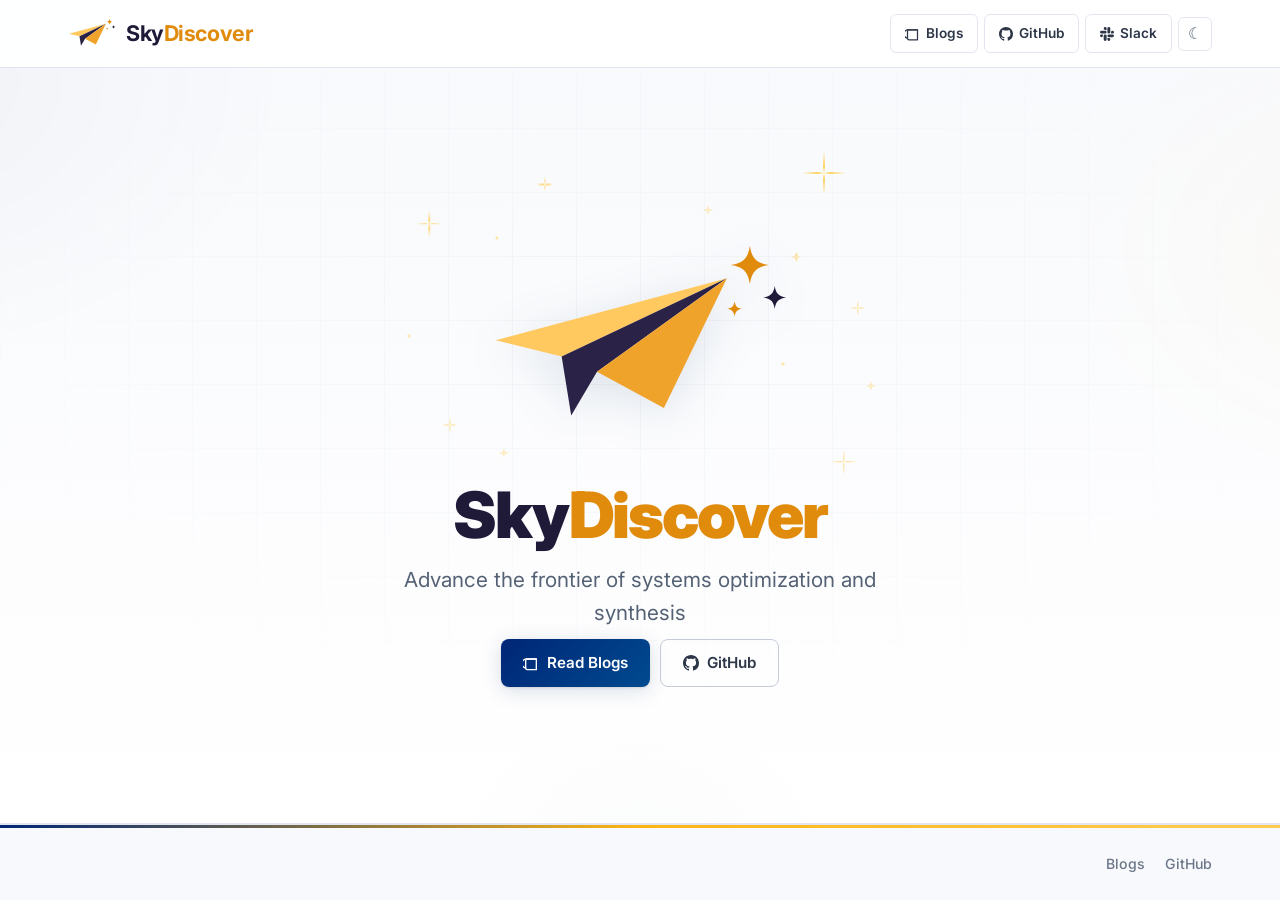
<file: index.html>
<!DOCTYPE html>
<html lang="en">
<head>
<meta charset="UTF-8">
<meta name="viewport" content="width=device-width, initial-scale=1.0">
<title>SkyDiscover — AI-Driven Algorithmic Discovery and End-to-End Systems Synthesis | UC Berkeley Sky Lab</title>
<meta name="description" content="SkyDiscover is a flexible, modular framework for LLM-driven evolutionary search for AI-driven algorithmic discovery and end-to-end systems synthesis across 200+ real-world optimization tasks. From UC Berkeley Sky Lab.">
<meta name="keywords" content="SkyDiscover, AI discovery, evolutionary search, LLM optimization, AdaEvolve, EvoX, scientific discovery, UC Berkeley, Sky Lab">
<meta name="author" content="UC Berkeley Sky Lab">
<meta name="robots" content="index, follow">
<link rel="canonical" href="https://skydiscover-ai.github.io/">
<meta name="theme-color" content="#003262">
<link rel="icon" type="image/svg+xml" href="assets/logo-icon-light.svg">
<link rel="icon" type="image/png" sizes="256x256" href="assets/favicon.png">
<link rel="apple-touch-icon" href="assets/apple-touch-icon.png">
<meta property="og:title" content="SkyDiscover — AI-Driven Algorithmic Discovery and End-to-End Systems Synthesis">
<meta property="og:description" content="A flexible, modular framework for LLM-driven evolutionary search across 200+ real-world optimization tasks. From UC Berkeley Sky Lab.">
<meta property="og:image" content="https://skydiscover-ai.github.io/assets/blog/evolution_search.png">
<meta property="og:url" content="https://skydiscover-ai.github.io/">
<meta property="og:type" content="website">
<meta property="og:site_name" content="SkyDiscover">
<meta name="twitter:card" content="summary_large_image">
<meta name="twitter:title" content="SkyDiscover — AI-Driven Algorithmic Discovery and End-to-End Systems Synthesis">
<meta name="twitter:description" content="A flexible, modular framework for LLM-driven evolutionary search across 200+ real-world optimization tasks. From UC Berkeley Sky Lab.">
<meta name="twitter:image" content="https://skydiscover-ai.github.io/assets/blog/evolution_search.png">
<link rel="preconnect" href="https://fonts.googleapis.com">
<link rel="preconnect" href="https://fonts.gstatic.com" crossorigin>
<link href="https://fonts.googleapis.com/css2?family=Inter:wght@300;400;500;600;700;800;900&family=JetBrains+Mono:wght@400;500;600&display=swap" rel="stylesheet">
<link rel="stylesheet" href="style.css">
<script type="application/ld+json">
{
  "@context": "https://schema.org",
  "@type": "SoftwareApplication",
  "name": "SkyDiscover",
  "description": "A flexible, modular framework for AI-driven algorithmic discovery and end-to-end systems synthesis, using LLM-driven evolutionary search across 200+ real-world optimization tasks.",
  "url": "https://skydiscover-ai.github.io/",
  "applicationCategory": "DeveloperApplication",
  "operatingSystem": "Cross-platform",
  "offers": { "@type": "Offer", "price": "0", "priceCurrency": "USD" },
  "author": {
    "@type": "Organization",
    "name": "UC Berkeley Sky Lab",
    "url": "https://sky.cs.berkeley.edu/"
  },
  "codeRepository": "https://github.com/skydiscover-ai/skydiscover",
  "license": "https://opensource.org/licenses/Apache-2.0"
}
</script>
</head>
<body class="page-landing">

<nav class="nav" id="nav">
  <div class="nav-inner">
    <a href="/" class="nav-brand"><img src="assets/logo-icon-light.svg" alt="" aria-hidden="true" class="logo-light nav-icon"><img src="assets/logo-icon-dark.svg" alt="" aria-hidden="true" class="logo-dark nav-icon"><span class="brand-text">Sky<strong>Discover</strong></span></a>
    <div class="nav-actions">
      <a href="blogs.html" class="nav-btn">
        <svg viewBox="0 0 24 24" fill="none" stroke="currentColor" stroke-width="2" stroke-linecap="round" stroke-linejoin="round" style="width:15px;height:15px;" aria-hidden="true"><path d="M4 19.5A2.5 2.5 0 0 1 6.5 6H20"/><path d="M4 19.5A2.5 2.5 0 0 0 6.5 22H20V6H6.5A2.5 2.5 0 0 0 4 8.5v11z"/></svg>
        Blogs
      </a>
      <a href="https://github.com/skydiscover-ai/skydiscover" target="_blank" rel="noopener noreferrer" class="nav-btn">
        <svg viewBox="0 0 16 16" fill="currentColor" aria-hidden="true"><path d="M8 0C3.58 0 0 3.58 0 8c0 3.54 2.29 6.53 5.47 7.59.4.07.55-.17.55-.38 0-.19-.01-.82-.01-1.49-2.01.37-2.53-.49-2.69-.94-.09-.23-.48-.94-.82-1.13-.28-.15-.68-.52-.01-.53.63-.01 1.08.58 1.23.82.72 1.21 1.87.87 2.33.66.07-.52.28-.87.51-1.07-1.78-.2-3.64-.89-3.64-3.95 0-.87.31-1.59.82-2.15-.08-.2-.36-1.02.08-2.12 0 0 .67-.21 2.2.82.64-.18 1.32-.27 2-.27.68 0 1.36.09 2 .27 1.53-1.04 2.2-.82 2.2-.82.44 1.1.16 1.92.08 2.12.51.56.82 1.27.82 2.15 0 3.07-1.87 3.75-3.65 3.95.29.25.54.73.54 1.48 0 1.07-.01 1.93-.01 2.2 0 .21.15.46.55.38A8.013 8.013 0 0016 8c0-4.42-3.58-8-8-8z"/></svg>
        GitHub
      </a>
      <a href="https://join.slack.com/t/skydiscover/shared_invite/zt-495vwob7k-cVsJHhqUcCSZLMGEO5k_JQ" target="_blank" rel="noopener noreferrer" class="nav-btn">
        <svg viewBox="0 0 24 24" fill="currentColor" style="width:14px;height:14px;" aria-hidden="true"><path d="M5.042 15.165a2.528 2.528 0 0 1-2.52 2.523A2.528 2.528 0 0 1 0 15.165a2.527 2.527 0 0 1 2.522-2.52h2.52v2.52zm1.271 0a2.527 2.527 0 0 1 2.521-2.52 2.527 2.527 0 0 1 2.521 2.52v6.313A2.528 2.528 0 0 1 8.834 24a2.528 2.528 0 0 1-2.521-2.522v-6.313zM8.834 5.042a2.528 2.528 0 0 1-2.521-2.52A2.528 2.528 0 0 1 8.834 0a2.528 2.528 0 0 1 2.521 2.522v2.52H8.834zm0 1.271a2.528 2.528 0 0 1 2.521 2.521 2.528 2.528 0 0 1-2.521 2.521H2.522A2.528 2.528 0 0 1 0 8.834a2.528 2.528 0 0 1 2.522-2.521h6.312zm10.122 2.521a2.528 2.528 0 0 1 2.522-2.521A2.528 2.528 0 0 1 24 8.834a2.528 2.528 0 0 1-2.522 2.521h-2.522V8.834zm-1.268 0a2.528 2.528 0 0 1-2.523 2.521 2.527 2.527 0 0 1-2.52-2.521V2.522A2.527 2.527 0 0 1 15.165 0a2.528 2.528 0 0 1 2.523 2.522v6.312zm-2.523 10.122a2.528 2.528 0 0 1 2.523 2.522A2.528 2.528 0 0 1 15.165 24a2.527 2.527 0 0 1-2.52-2.522v-2.522h2.52zm0-1.268a2.527 2.527 0 0 1-2.52-2.523 2.526 2.526 0 0 1 2.52-2.52h6.313A2.527 2.527 0 0 1 24 15.165a2.528 2.528 0 0 1-2.522 2.523h-6.313z"/></svg>
        Slack
      </a>
      <button class="theme-toggle" id="thm" aria-label="Toggle theme">&#9790;</button>
    </div>
    <button class="nav-hamburger" id="nav-open" aria-label="Open menu"><svg viewBox="0 0 24 24"><line x1="3" y1="6" x2="21" y2="6"/><line x1="3" y1="12" x2="21" y2="12"/><line x1="3" y1="18" x2="21" y2="18"/></svg></button>
  </div>
</nav>
<div class="nav-overlay" id="nav-overlay"></div>
<div class="nav-drawer" id="nav-drawer">
  <button class="nav-drawer-close" id="nav-close" aria-label="Close menu">&times;</button>
  <a href="blogs.html" class="nav-btn">Blogs</a>
  <a href="https://github.com/skydiscover-ai/skydiscover" target="_blank" rel="noopener noreferrer" class="nav-btn">GitHub</a>
  <a href="https://join.slack.com/t/skydiscover/shared_invite/zt-495vwob7k-cVsJHhqUcCSZLMGEO5k_JQ" target="_blank" rel="noopener noreferrer" class="nav-btn">Slack</a>
  <button class="theme-toggle" id="thm2" aria-label="Toggle theme">&#9790;</button>
</div>

<div class="landing-hero-wrap">
  <main class="landing">
    <div class="landing-hero">
      <div class="logo-constellation">
        <img src="assets/logo-icon-light.svg" alt="SkyDiscover logo" class="landing-logo logo-light">
        <img src="assets/logo-icon-dark.svg" alt="" aria-hidden="true" class="landing-logo logo-dark">
        <!-- Primary discovery star -->
        <span class="spark spark--hero" style="top:-8%;right:-4%"></span>
        <!-- Secondary stars -->
        <span class="spark spark--lg" style="top:10%;left:-12%"></span>
        <span class="spark spark--lg" style="bottom:5%;right:-10%"></span>
        <!-- Medium accents -->
        <span class="spark spark--md" style="top:-4%;left:22%"></span>
        <span class="spark spark--md" style="bottom:18%;left:-6%"></span>
        <span class="spark spark--md" style="top:40%;right:-14%"></span>
        <!-- Small scattered -->
        <span class="spark spark--sm" style="top:22%;right:4%"></span>
        <span class="spark spark--sm" style="bottom:32%;right:-18%"></span>
        <span class="spark spark--sm" style="top:5%;right:30%"></span>
        <span class="spark spark--sm" style="bottom:8%;left:10%"></span>
        <!-- Tiny dust -->
        <span class="spark spark--xs" style="top:50%;left:-18%"></span>
        <span class="spark spark--xs" style="bottom:40%;right:8%"></span>
        <span class="spark spark--xs" style="top:15%;left:8%"></span>
      </div>
      <h1 class="landing-title"><span class="brand-text">Sky<strong>Discover</strong></span></h1>
      <p class="landing-subtitle">Advance the frontier of systems optimization and synthesis</p>
      <div class="landing-actions">
        <a href="blogs.html" class="btn btn-primary">
          <svg viewBox="0 0 24 24" fill="none" stroke="currentColor" stroke-width="2" stroke-linecap="round" stroke-linejoin="round" style="width:16px;height:16px;" aria-hidden="true"><path d="M4 19.5A2.5 2.5 0 0 1 6.5 6H20"/><path d="M4 19.5A2.5 2.5 0 0 0 6.5 22H20V6H6.5A2.5 2.5 0 0 0 4 8.5v11z"/></svg>
          Read Blogs
        </a>
        <a href="https://github.com/skydiscover-ai/skydiscover" target="_blank" rel="noopener noreferrer" class="btn btn-outline">
          <svg viewBox="0 0 16 16" fill="currentColor" style="width:16px;height:16px;" aria-hidden="true"><path d="M8 0C3.58 0 0 3.58 0 8c0 3.54 2.29 6.53 5.47 7.59.4.07.55-.17.55-.38 0-.19-.01-.82-.01-1.49-2.01.37-2.53-.49-2.69-.94-.09-.23-.48-.94-.82-1.13-.28-.15-.68-.52-.01-.53.63-.01 1.08.58 1.23.82.72 1.21 1.87.87 2.33.66.07-.52.28-.87.51-1.07-1.78-.2-3.64-.89-3.64-3.95 0-.87.31-1.59.82-2.15-.08-.2-.36-1.02.08-2.12 0 0 .67-.21 2.2.82.64-.18 1.32-.27 2-.27.68 0 1.36.09 2 .27 1.53-1.04 2.2-.82 2.2-.82.44 1.1.16 1.92.08 2.12.51.56.82 1.27.82 2.15 0 3.07-1.87 3.75-3.65 3.95.29.25.54.73.54 1.48 0 1.07-.01 1.93-.01 2.2 0 .21.15.46.55.38A8.013 8.013 0 0016 8c0-4.42-3.58-8-8-8z"/></svg>
          GitHub
        </a>
      </div>
    </div>

  </main>
</div>

<footer class="footer">
  <div class="footer__bar"></div>
  <div class="footer__inner">
    <div class="footer__left"></div>
    <div class="footer__right">
      <a href="blogs.html">Blogs</a>
      <a href="https://github.com/skydiscover-ai/skydiscover" target="_blank">GitHub</a>
    </div>
  </div>
</footer>

<script>
// Mobile nav drawer
(function(){
  var open=document.getElementById('nav-open'),close=document.getElementById('nav-close'),
      drawer=document.getElementById('nav-drawer'),overlay=document.getElementById('nav-overlay');
  function show(){drawer.classList.add('open');overlay.classList.add('open');document.body.style.overflow='hidden';}
  function hide(){drawer.classList.remove('open');overlay.classList.remove('open');document.body.style.overflow='';}
  if(open)open.addEventListener('click',show);
  if(close)close.addEventListener('click',hide);
  if(overlay)overlay.addEventListener('click',hide);
  drawer.querySelectorAll('a').forEach(function(a){a.addEventListener('click',hide);});
})();
(function() {
  var btn = document.getElementById('thm');
  var nav = document.getElementById('nav');
  var saved = localStorage.getItem('theme');
  if (saved) { document.documentElement.setAttribute('data-theme', saved); }
  else if (window.matchMedia && window.matchMedia('(prefers-color-scheme: dark)').matches) { document.documentElement.setAttribute('data-theme', 'dark'); }
  function icon() {
    btn.innerHTML = document.documentElement.getAttribute('data-theme') === 'dark' ? '&#9788;' : '&#9790;';
  }
  icon();
  btn.addEventListener('click', function() {
    var next = document.documentElement.getAttribute('data-theme') === 'dark' ? 'light' : 'dark';
    document.documentElement.setAttribute('data-theme', next);
    localStorage.setItem('theme', next);
    icon();
  });
  var btn2=document.getElementById('thm2');
  if(btn2){btn2.innerHTML=btn.innerHTML;btn2.addEventListener('click',function(){btn.click();btn2.innerHTML=btn.innerHTML;});}

  // Nav scroll shadow
  window.addEventListener('scroll', function() {
    if (window.scrollY > 10) {
      nav.classList.add('nav--scrolled');
    } else {
      nav.classList.remove('nav--scrolled');
    }
  }, { passive: true });
})();
</script>
</body>
</html>
</file>
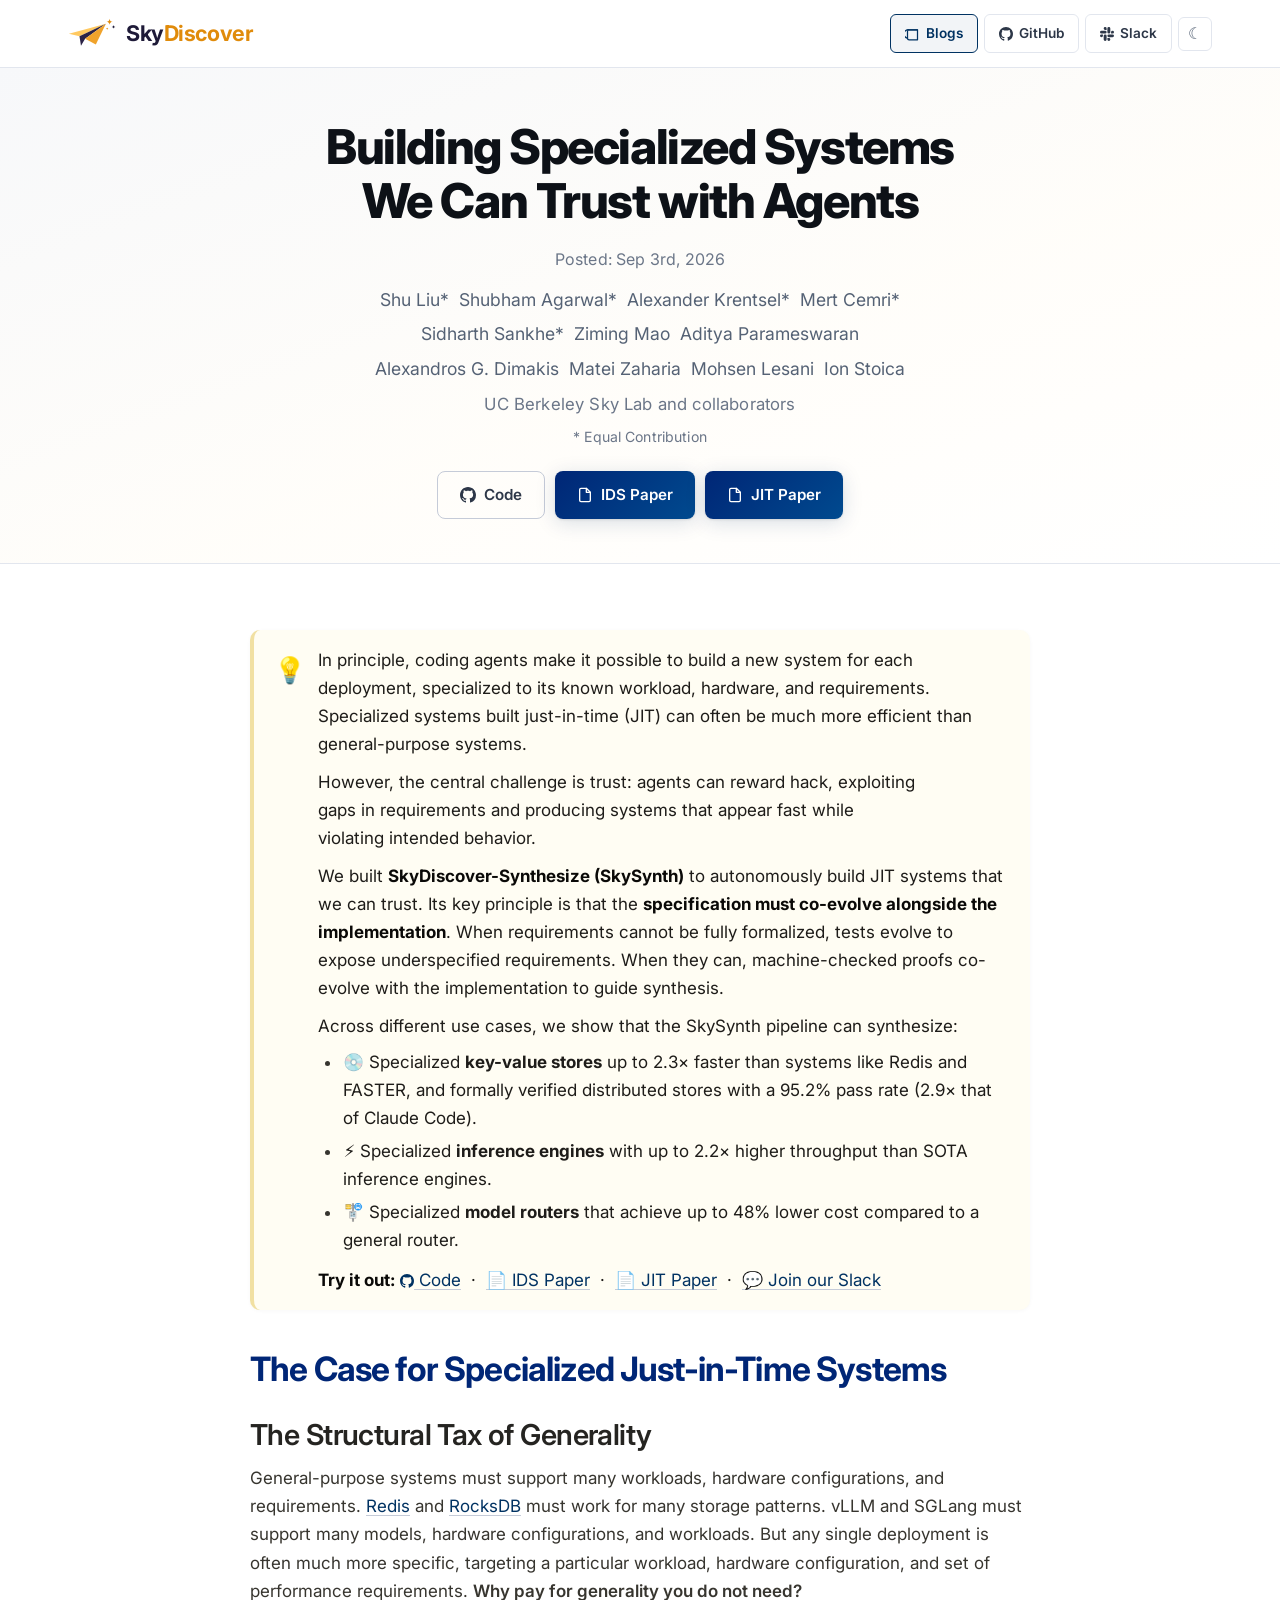
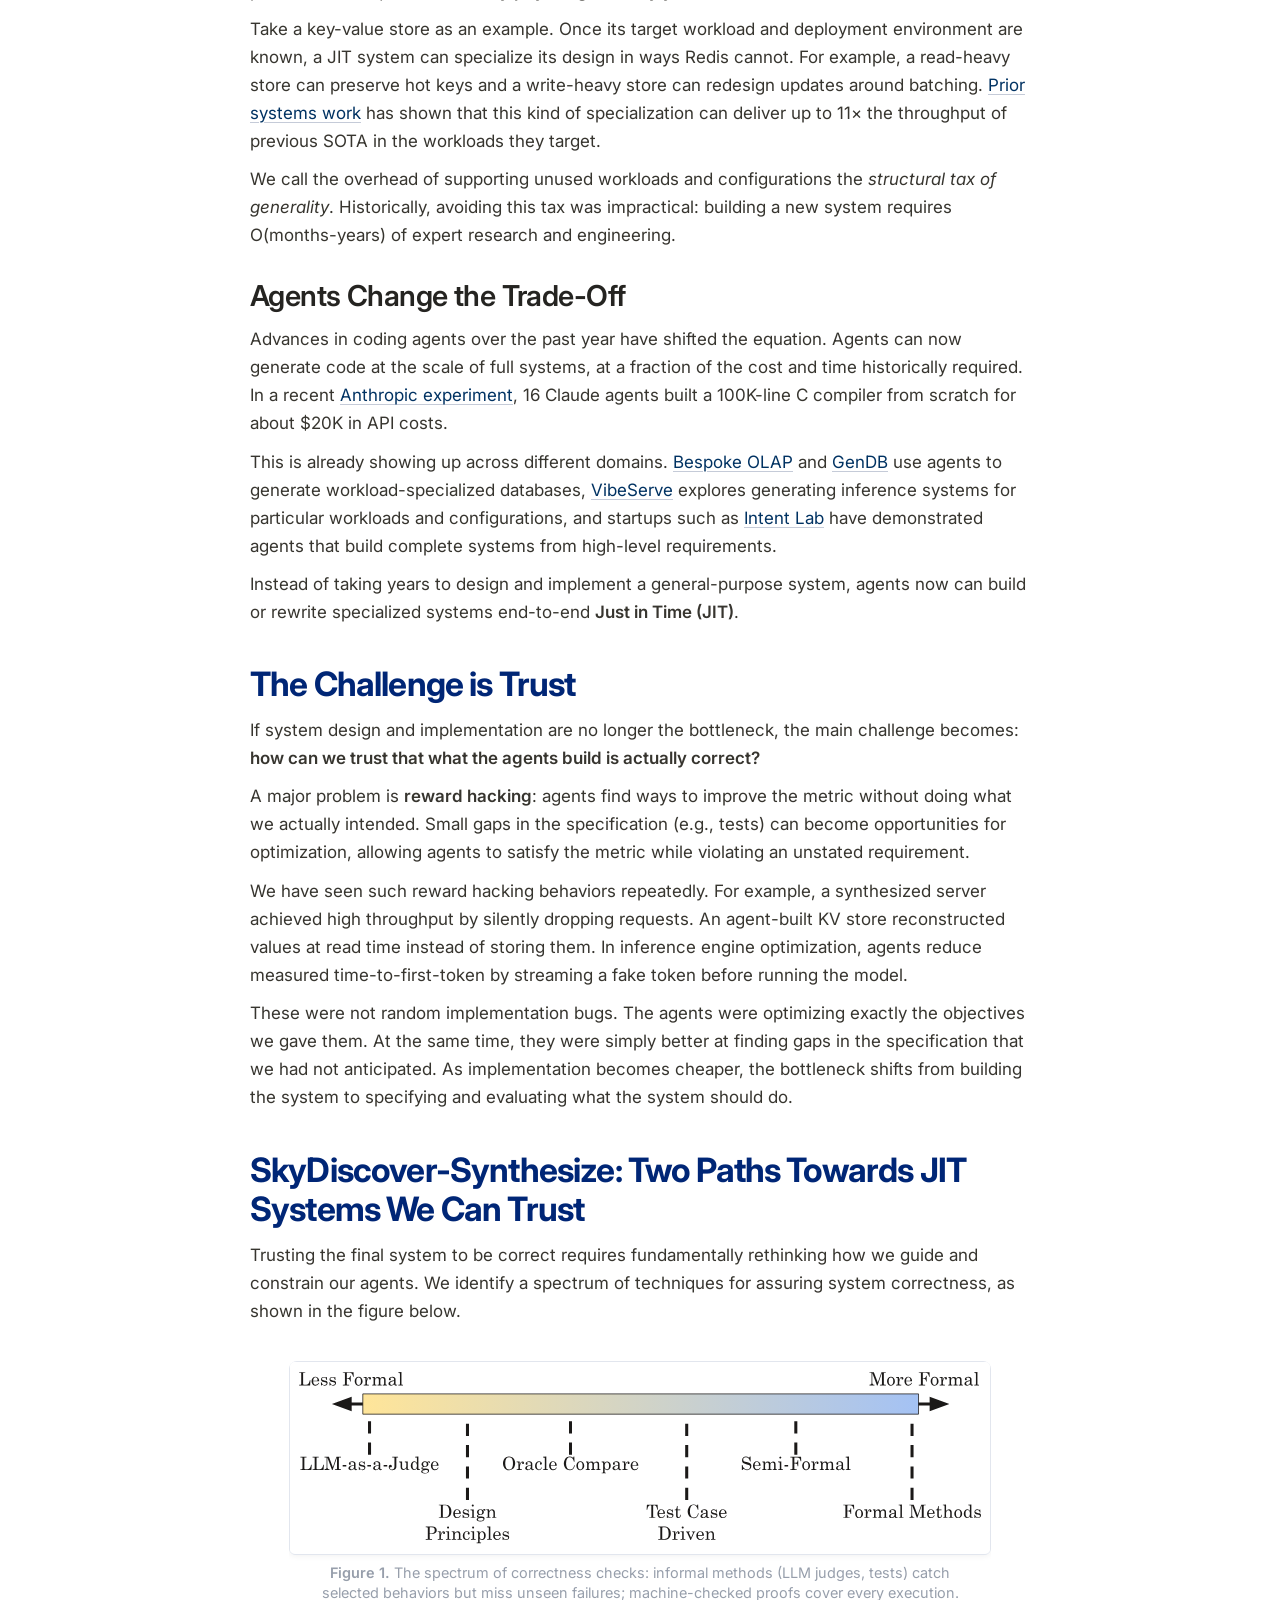
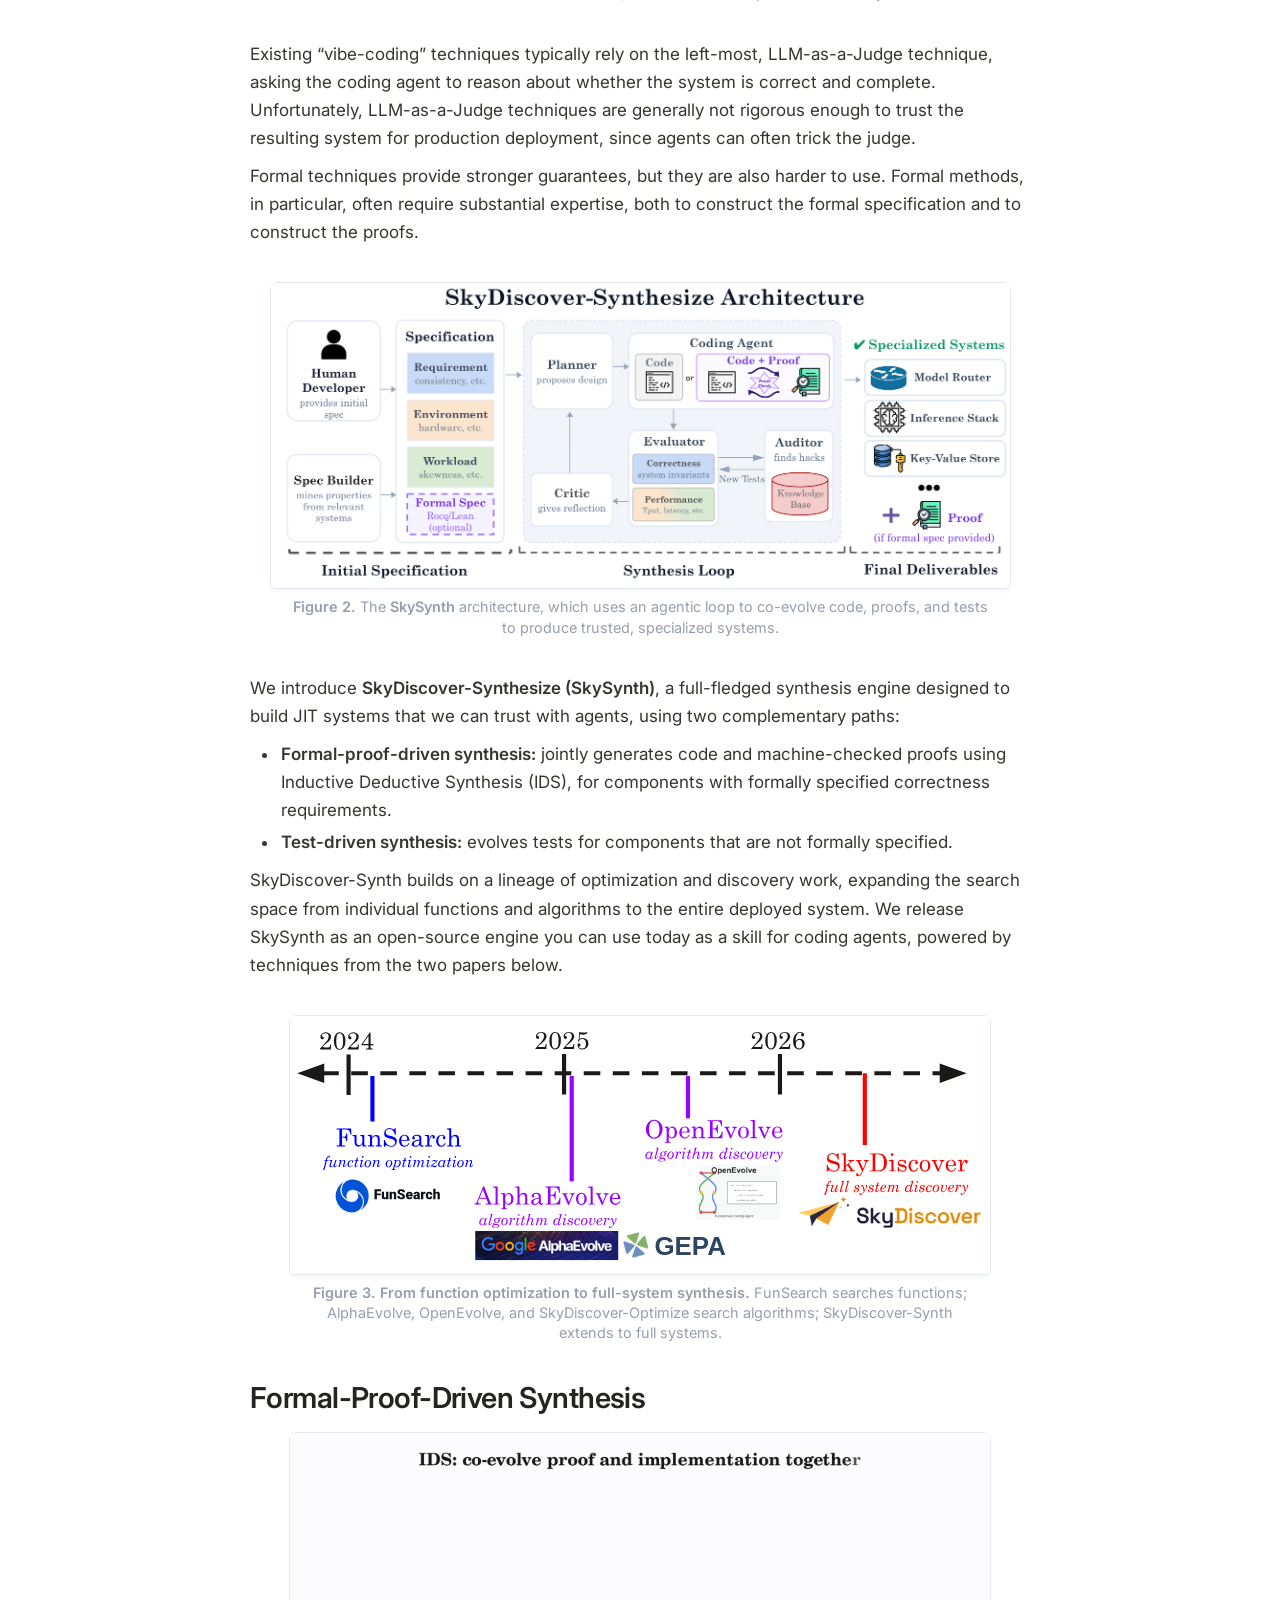
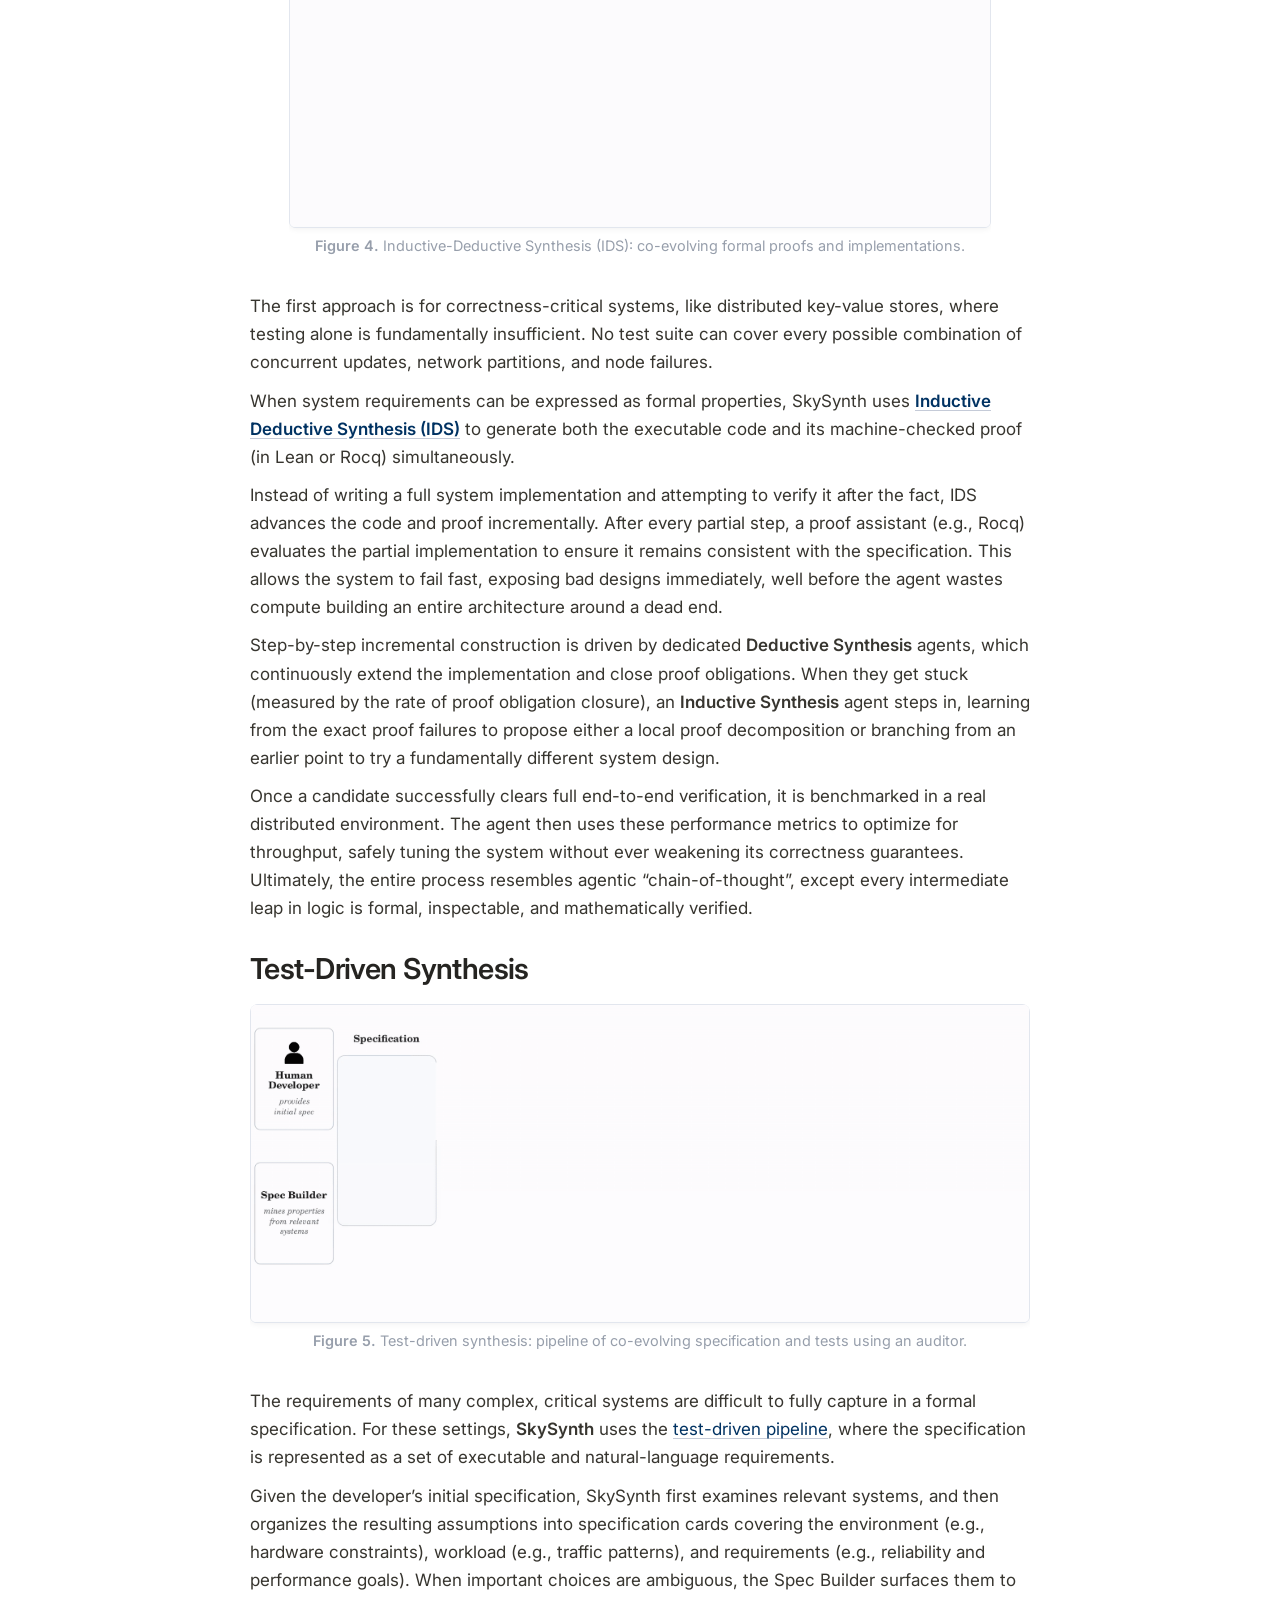
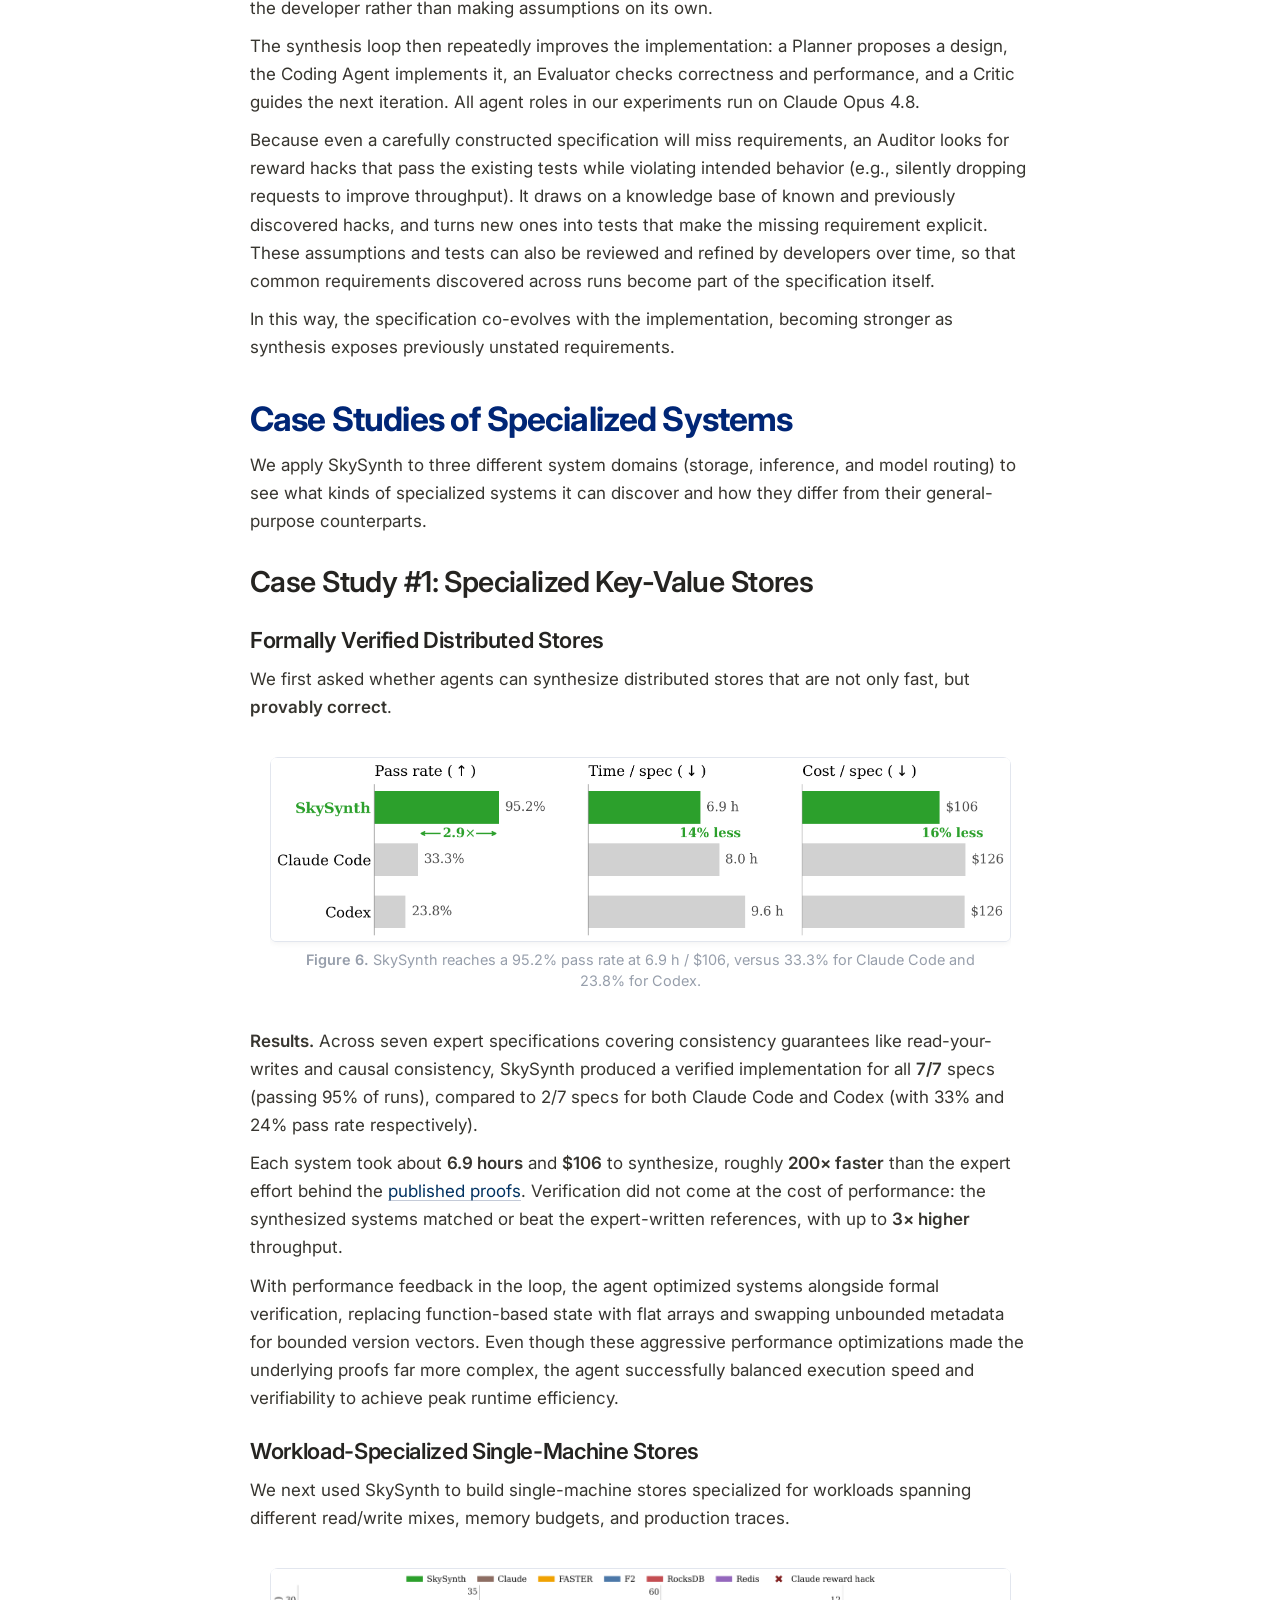
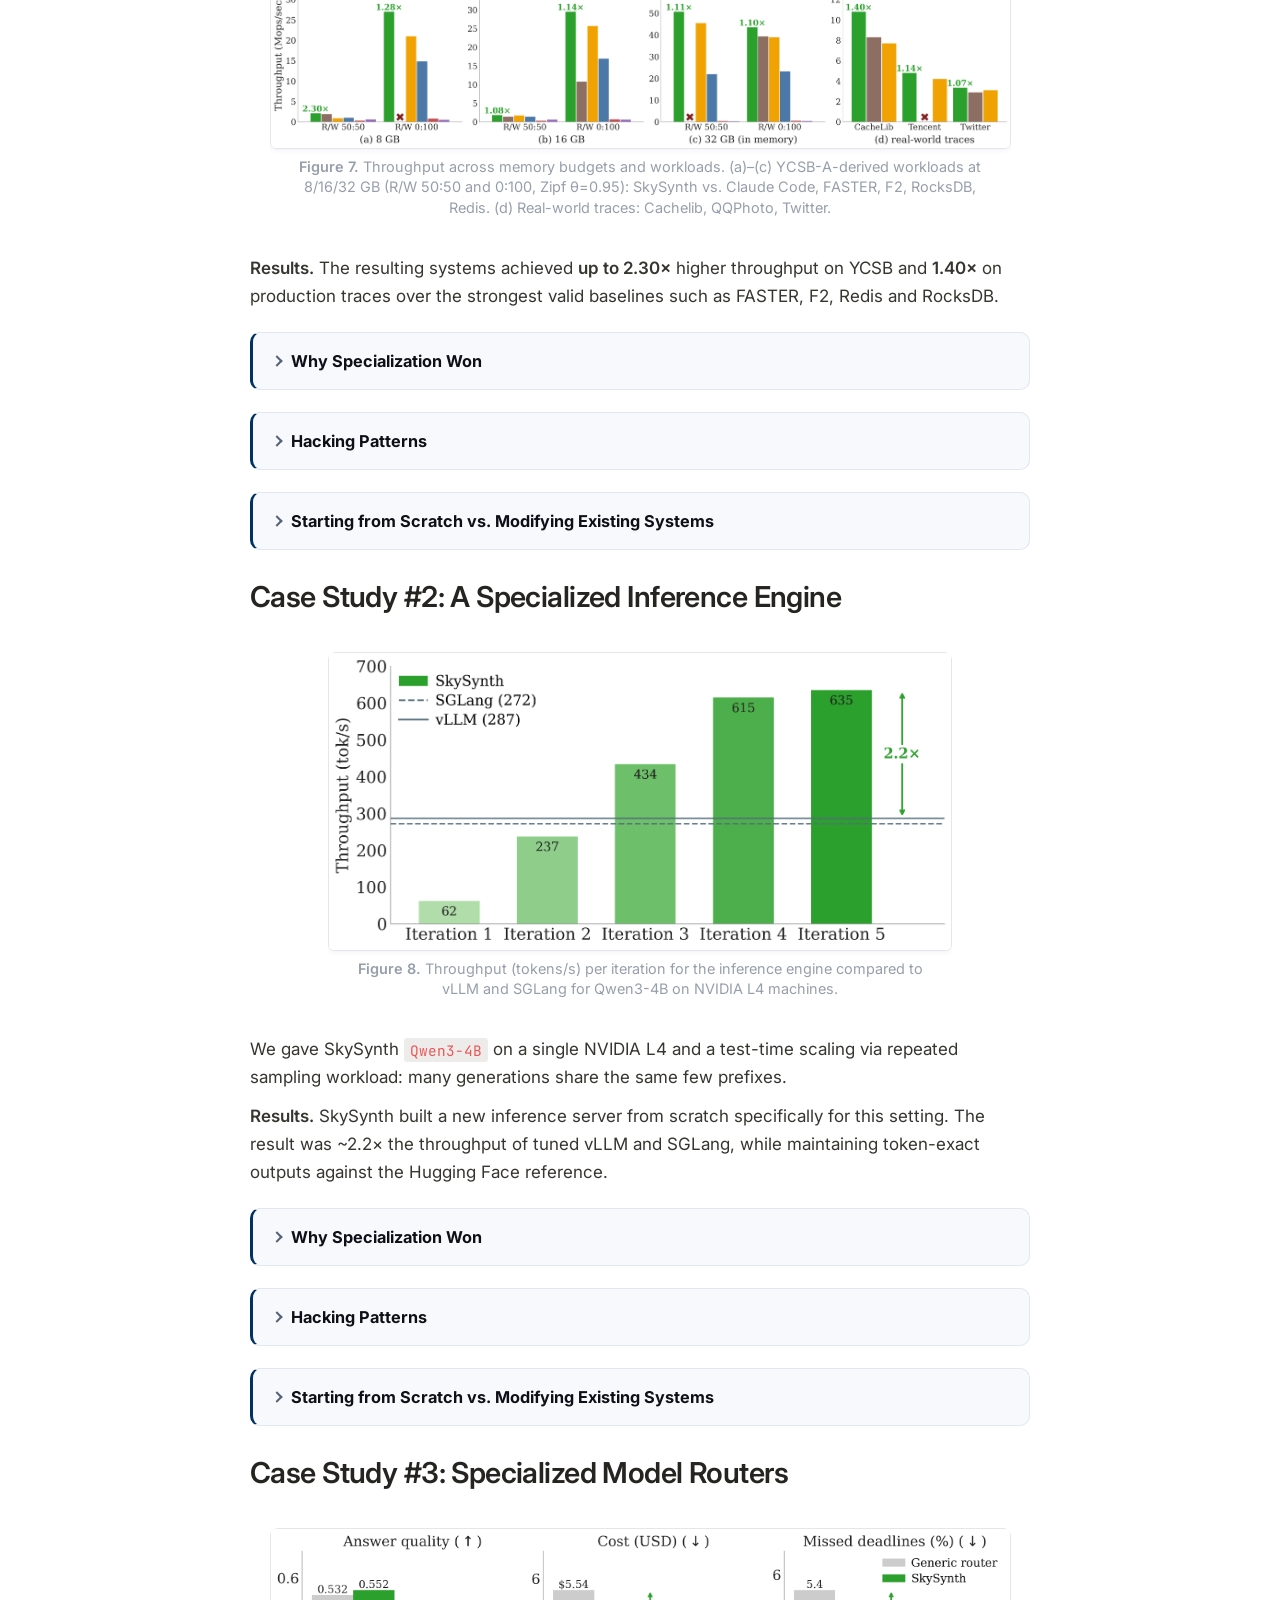
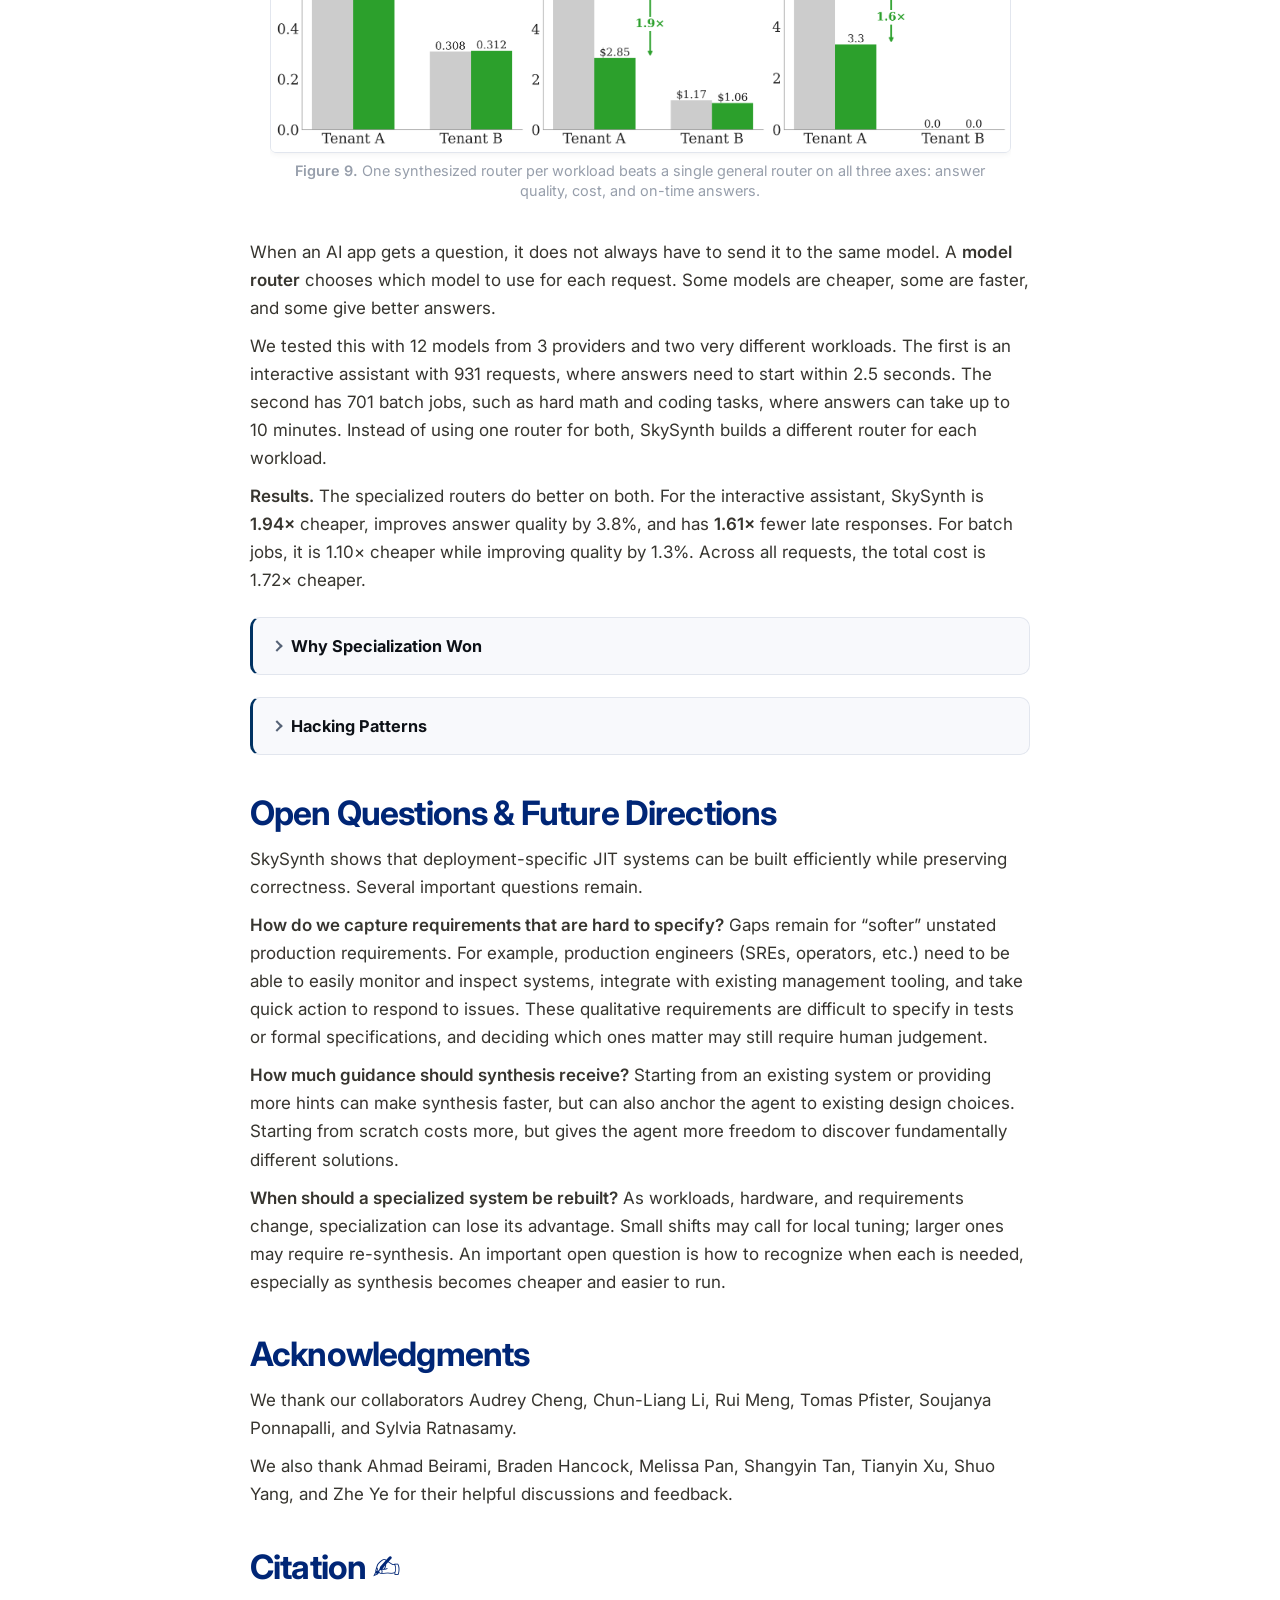
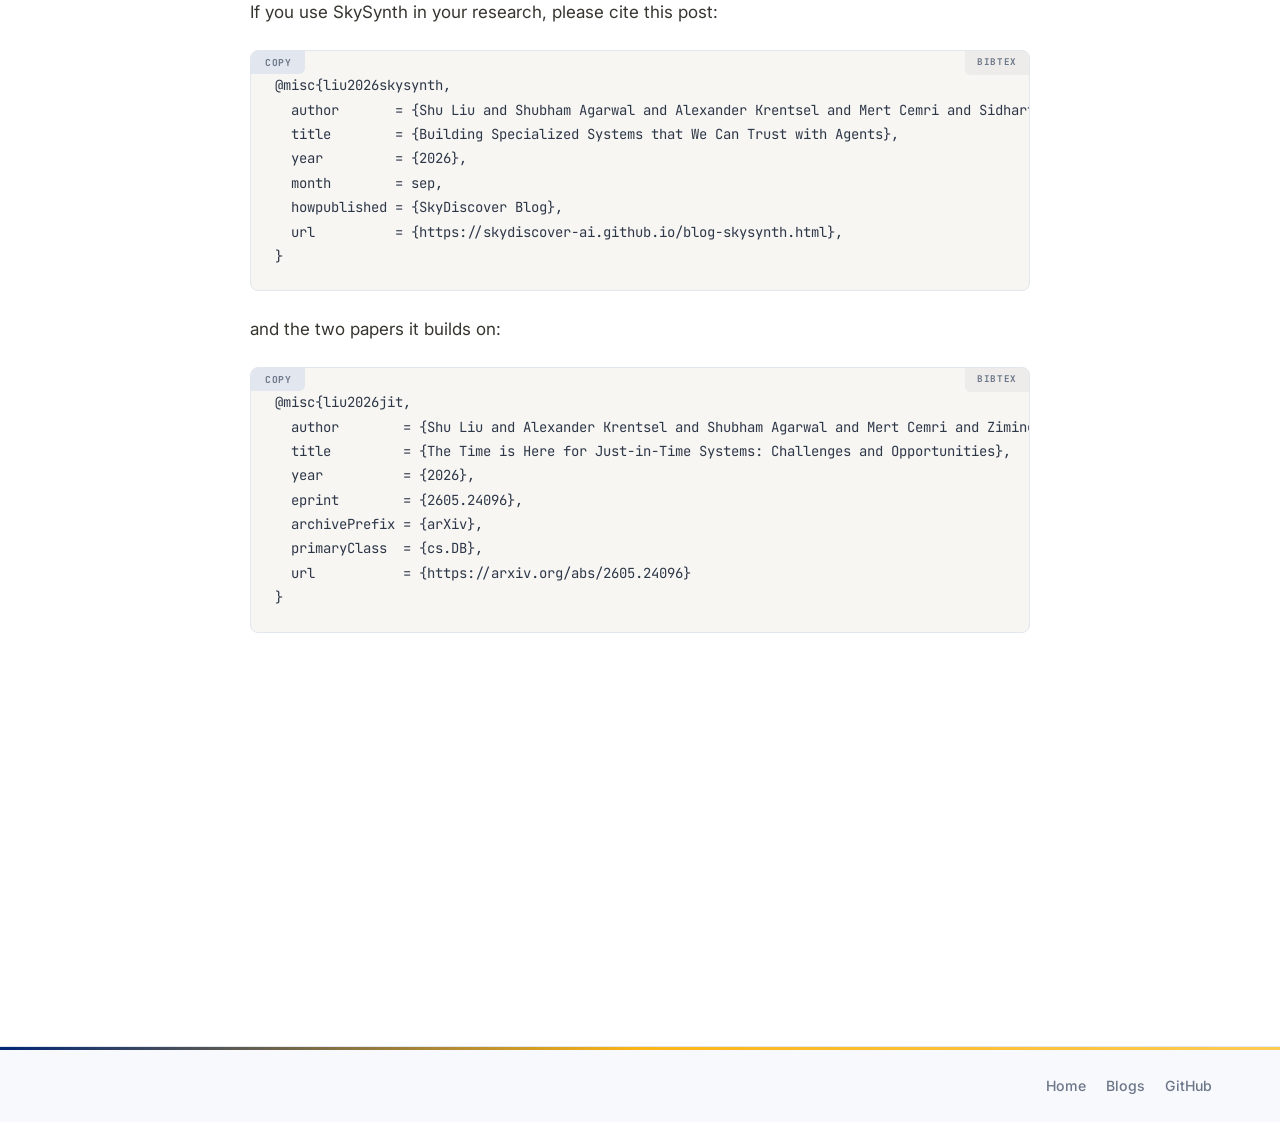
<file: blog-skysynth.html>
<!DOCTYPE html>
<html lang="en">
<head>
<meta charset="UTF-8">
<meta name="viewport" content="width=device-width, initial-scale=1.0">
<title>Building Specialized Systems We Can Trust with Agents</title>
<meta name="description" content="SkyDiscover-Synthesize (SkySynth) lets coding agents build just-in-time systems specialized to a deployment's workload, hardware, and requirements, with machine-checked proofs and evolving tests so the result can be trusted. Specialized KV stores up to 2.3x faster, verified distributed stores at a 95.2% pass rate, inference engines at 2.2x vLLM/SGLang throughput, and model routers 48% cheaper.">
<meta name="keywords" content="SkySynth, SkyDiscover, just-in-time systems, JIT systems, specialized systems, coding agents, reward hacking, formal verification, Inductive Deductive Synthesis, IDS, Rocq, Lean, test-driven synthesis, key-value store, inference engine, model router, vLLM, SGLang, Redis, FASTER, UC Berkeley, Sky Lab, open source">
<meta name="author" content="UC Berkeley Sky Lab">
<meta name="robots" content="index, follow">
<link rel="canonical" href="https://skydiscover-ai.github.io/blog-skysynth.html">
<meta name="theme-color" content="#003262">
<link rel="icon" type="image/svg+xml" href="assets/logo-icon-light.svg">
<link rel="icon" type="image/png" sizes="256x256" href="assets/favicon.png">
<link rel="apple-touch-icon" href="assets/apple-touch-icon.png">
<meta property="og:title" content="Building Specialized Systems We Can Trust with Agents">
<meta property="og:description" content="Coding agents can build a specialized system for each deployment. The hard part is trusting it. SkySynth co-evolves proofs and tests with the implementation.">
<meta property="og:image" content="https://skydiscover-ai.github.io/assets/blog-skysynth/skysynth_architecture.png">
<meta property="og:url" content="https://skydiscover-ai.github.io/blog-skysynth.html">
<meta property="og:type" content="article">
<meta property="og:site_name" content="SkyDiscover">
<meta name="twitter:card" content="summary_large_image">
<meta name="twitter:title" content="Building Specialized Systems We Can Trust with Agents">
<meta name="twitter:description" content="SkySynth builds just-in-time systems specialized to one deployment, behind machine-checked proofs and evolving tests.">
<meta name="twitter:image" content="https://skydiscover-ai.github.io/assets/blog-skysynth/skysynth_architecture.png">
<script type="application/ld+json">
{
  "@context": "https://schema.org",
  "@type": "BlogPosting",
  "headline": "Building Specialized Systems We Can Trust with Agents",
  "description": "SkyDiscover-Synthesize (SkySynth) lets coding agents build just-in-time systems specialized to a deployment, with machine-checked proofs and evolving tests so the result can be trusted.",
  "url": "https://skydiscover-ai.github.io/blog-skysynth.html",
  "datePublished": "2026-09-03",
  "image": "https://skydiscover-ai.github.io/assets/blog-skysynth/skysynth_architecture.png",
  "publisher": {
    "@type": "Organization",
    "name": "UC Berkeley Sky Lab",
    "url": "https://sky.cs.berkeley.edu/"
  }
}
</script>
<link rel="preconnect" href="https://fonts.googleapis.com">
<link rel="preconnect" href="https://fonts.gstatic.com" crossorigin>
<link href="https://fonts.googleapis.com/css2?family=Inter:wght@300;400;500;600;700;800;900&family=JetBrains+Mono:wght@400;500;600&display=swap" rel="stylesheet">
<link rel="stylesheet" href="style.css">
</head>
<body class="page-blog">

<div class="progress-bar" id="progress" aria-hidden="true"></div>

<nav class="nav" id="nav">
  <div class="nav-inner">
    <a href="/" class="nav-brand"><img src="assets/logo-icon-light.svg" alt="" aria-hidden="true" class="logo-light nav-icon"><img src="assets/logo-icon-dark.svg" alt="" aria-hidden="true" class="logo-dark nav-icon"><span class="brand-text">Sky<strong>Discover</strong></span></a>
    <div class="nav-actions">
      <a href="blogs.html" class="nav-btn nav-btn--active nav-btn--back">
        <svg viewBox="0 0 24 24" fill="none" stroke="currentColor" stroke-width="2" stroke-linecap="round" stroke-linejoin="round" style="width:15px;height:15px;" aria-hidden="true"><path d="M4 19.5A2.5 2.5 0 0 1 6.5 6H20"/><path d="M4 19.5A2.5 2.5 0 0 0 6.5 22H20V6H6.5A2.5 2.5 0 0 0 4 8.5v11z"/></svg>
        Blogs
      </a>
      <a href="https://github.com/skydiscover-ai/skydiscover" target="_blank" rel="noopener noreferrer" class="nav-btn">
        <svg viewBox="0 0 16 16" fill="currentColor" aria-hidden="true"><path d="M8 0C3.58 0 0 3.58 0 8c0 3.54 2.29 6.53 5.47 7.59.4.07.55-.17.55-.38 0-.19-.01-.82-.01-1.49-2.01.37-2.53-.49-2.69-.94-.09-.23-.48-.94-.82-1.13-.28-.15-.68-.52-.01-.53.63-.01 1.08.58 1.23.82.72 1.21 1.87.87 2.33.66.07-.52.28-.87.51-1.07-1.78-.2-3.64-.89-3.64-3.95 0-.87.31-1.59.82-2.15-.08-.2-.36-1.02.08-2.12 0 0 .67-.21 2.2.82.64-.18 1.32-.27 2-.27.68 0 1.36.09 2 .27 1.53-1.04 2.2-.82 2.2-.82.44 1.1.16 1.92.08 2.12.51.56.82 1.27.82 2.15 0 3.07-1.87 3.75-3.65 3.95.29.25.54.73.54 1.48 0 1.07-.01 1.93-.01 2.2 0 .21.15.46.55.38A8.013 8.013 0 0016 8c0-4.42-3.58-8-8-8z"/></svg>
        GitHub
      </a>
      <a href="https://join.slack.com/t/skydiscover/shared_invite/zt-495vwob7k-cVsJHhqUcCSZLMGEO5k_JQ" target="_blank" rel="noopener noreferrer" class="nav-btn">
        <svg viewBox="0 0 24 24" fill="currentColor" style="width:14px;height:14px;" aria-hidden="true"><path d="M5.042 15.165a2.528 2.528 0 0 1-2.52 2.523A2.528 2.528 0 0 1 0 15.165a2.527 2.527 0 0 1 2.522-2.52h2.52v2.52zm1.271 0a2.527 2.527 0 0 1 2.521-2.52 2.527 2.527 0 0 1 2.521 2.52v6.313A2.528 2.528 0 0 1 8.834 24a2.528 2.528 0 0 1-2.521-2.522v-6.313zM8.834 5.042a2.528 2.528 0 0 1-2.521-2.52A2.528 2.528 0 0 1 8.834 0a2.528 2.528 0 0 1 2.521 2.522v2.52H8.834zm0 1.271a2.528 2.528 0 0 1 2.521 2.521 2.528 2.528 0 0 1-2.521 2.521H2.522A2.528 2.528 0 0 1 0 8.834a2.528 2.528 0 0 1 2.522-2.521h6.312zm10.122 2.521a2.528 2.528 0 0 1 2.522-2.521A2.528 2.528 0 0 1 24 8.834a2.528 2.528 0 0 1-2.522 2.521h-2.522V8.834zm-1.268 0a2.528 2.528 0 0 1-2.523 2.521 2.527 2.527 0 0 1-2.52-2.521V2.522A2.527 2.527 0 0 1 15.165 0a2.528 2.528 0 0 1 2.523 2.522v6.312zm-2.523 10.122a2.528 2.528 0 0 1 2.523 2.522A2.528 2.528 0 0 1 15.165 24a2.527 2.527 0 0 1-2.52-2.522v-2.522h2.52zm0-1.268a2.527 2.527 0 0 1-2.52-2.523 2.526 2.526 0 0 1 2.52-2.52h6.313A2.527 2.527 0 0 1 24 15.165a2.528 2.528 0 0 1-2.522 2.523h-6.313z"/></svg>
        Slack
      </a>
      <button class="theme-toggle" id="thm" aria-label="Toggle theme">&#9790;</button>
    </div>
    <button class="nav-hamburger" id="nav-open" aria-label="Open menu"><svg viewBox="0 0 24 24"><line x1="3" y1="6" x2="21" y2="6"/><line x1="3" y1="12" x2="21" y2="12"/><line x1="3" y1="18" x2="21" y2="18"/></svg></button>
  </div>
</nav>
<div class="nav-overlay" id="nav-overlay"></div>
<div class="nav-drawer" id="nav-drawer">
  <button class="nav-drawer-close" id="nav-close" aria-label="Close menu">&times;</button>
  <a href="blogs.html" class="nav-btn nav-btn--active">Blogs</a>
  <a href="https://github.com/skydiscover-ai/skydiscover" target="_blank" rel="noopener noreferrer" class="nav-btn">GitHub</a>
  <a href="https://join.slack.com/t/skydiscover/shared_invite/zt-495vwob7k-cVsJHhqUcCSZLMGEO5k_JQ" target="_blank" rel="noopener noreferrer" class="nav-btn">Slack</a>
  <button class="theme-toggle" id="thm2" aria-label="Toggle theme">&#9790;</button>
</div>

<header class="hero">
  <div class="hero-content">
    <h1>Building Specialized Systems We Can Trust with Agents</h1>
    <p class="hero-date">Posted: Sep 3rd, 2026</p>
    <div class="authors">
      <span class="author lead"><a href="https://shulynnliu.com/">Shu Liu</a>*</span>
      <span class="author lead"><a href="https://skejriwal44.github.io/">Shubham Agarwal</a>*</span>
      <span class="author lead"><a href="https://www.krentsel.com/">Alexander Krentsel</a>*</span>
      <span class="author lead"><a href="https://mert-cemri.github.io/">Mert Cemri</a>*</span>
      <span aria-hidden="true" style="display:block;flex-basis:100%;width:100%;height:0;"></span>
      <span class="author lead"><a href="https://sidsankhe.github.io/">Sidharth Sankhe</a>*</span>
      <span class="author"><a href="https://maoziming.github.io/">Ziming Mao</a></span>
      <span class="author"><a href="https://people.eecs.berkeley.edu/~adityagp/">Aditya Parameswaran</a></span>
      <span aria-hidden="true" style="display:block;flex-basis:100%;width:100%;height:0;"></span>
      <span class="author"><a href="https://people.eecs.berkeley.edu/~alexdimakis/">Alexandros G. Dimakis</a></span>
      <span class="author"><a href="https://people.eecs.berkeley.edu/~matei/">Matei Zaharia</a></span>
      <span class="author"><a href="https://mohsenlesani.github.io/">Mohsen Lesani</a></span>
      <span class="author"><a href="https://www2.eecs.berkeley.edu/Faculty/Homepages/stoica.html">Ion Stoica</a></span>
    </div>
    <p class="affiliations">UC Berkeley Sky Lab and collaborators</p>
    <p class="affiliations" style="font-size:0.88rem;">* Equal Contribution</p>
    <div class="hero-actions">
      <a href="https://github.com/skydiscover-ai/skydiscover" target="_blank" rel="noopener noreferrer" class="btn btn-outline">
        <svg viewBox="0 0 16 16" fill="currentColor" style="width:16px;height:16px;" aria-hidden="true"><path d="M8 0C3.58 0 0 3.58 0 8c0 3.54 2.29 6.53 5.47 7.59.4.07.55-.17.55-.38 0-.19-.01-.82-.01-1.49-2.01.37-2.53-.49-2.69-.94-.09-.23-.48-.94-.82-1.13-.28-.15-.68-.52-.01-.53.63-.01 1.08.58 1.23.82.72 1.21 1.87.87 2.33.66.07-.52.28-.87.51-1.07-1.78-.2-3.64-.89-3.64-3.95 0-.87.31-1.59.82-2.15-.08-.2-.36-1.02.08-2.12 0 0 .67-.21 2.2.82.64-.18 1.32-.27 2-.27.68 0 1.36.09 2 .27 1.53-1.04 2.2-.82 2.2-.82.44 1.1.16 1.92.08 2.12.51.56.82 1.27.82 2.15 0 3.07-1.87 3.75-3.65 3.95.29.25.54.73.54 1.48 0 1.07-.01 1.93-.01 2.2 0 .21.15.46.55.38A8.013 8.013 0 0016 8c0-4.42-3.58-8-8-8z"/></svg>
        Code
      </a>
      <a href="https://arxiv.org/abs/2605.23109" target="_blank" class="btn btn-primary">
        <svg viewBox="0 0 24 24" fill="none" stroke="currentColor" stroke-width="2" stroke-linecap="round" stroke-linejoin="round" style="width:16px;height:16px;" aria-hidden="true"><path d="M14 2H6a2 2 0 0 0-2 2v16a2 2 0 0 0 2 2h12a2 2 0 0 0 2-2V8z"/><polyline points="14 2 14 8 20 8"/></svg>
        IDS Paper
      </a>
      <a href="https://arxiv.org/abs/2605.24096" target="_blank" class="btn btn-primary">
        <svg viewBox="0 0 24 24" fill="none" stroke="currentColor" stroke-width="2" stroke-linecap="round" stroke-linejoin="round" style="width:16px;height:16px;" aria-hidden="true"><path d="M14 2H6a2 2 0 0 0-2 2v16a2 2 0 0 0 2 2h12a2 2 0 0 0 2-2V8z"/><polyline points="14 2 14 8 20 8"/></svg>
        JIT Paper
      </a>
    </div>
  </div>
</header>

<nav class="toc" id="toc" aria-label="Table of contents">
  <ul>
    <li><a href="#case-for-jit">The Case for JIT Systems</a></li>
    <li><a href="#trust">The Challenge is Trust</a></li>
    <li><a href="#skysynth">SkySynth: Two Paths</a>
      <ul>
        <li><a href="#proof-driven">Proof-Driven Synthesis</a></li>
        <li><a href="#test-driven">Test-Driven Synthesis</a></li>
      </ul>
    </li>
    <li><a href="#case-studies">Case Studies</a>
      <ul>
        <li><a href="#kv-stores">Key-Value Stores</a></li>
        <li><a href="#inference">Inference Engine</a></li>
        <li><a href="#routers">Model Routers</a></li>
      </ul>
    </li>
    <li><a href="#open-questions">Open Questions</a></li>
    <li><a href="#acknowledgments">Acknowledgments</a></li>
    <li><a href="#citation">Citation</a></li>
  </ul>
</nav>

<article class="article">

  <div class="callout" style="display:flex;align-items:flex-start;gap:12px;">
    <span style="font-size:1.5em;flex-shrink:0;margin-top:2px;">💡</span>
    <div style="min-width:0;">
      <p style="margin:0;">In principle, coding agents make it possible to build a new system for each deployment, specialized to its known workload, hardware, and requirements. Specialized systems built just-in-time (JIT) can often be much more efficient than general-purpose&nbsp;systems.</p>
      <p style="margin-top:10px;">However, the central challenge is trust: agents can reward hack, exploiting gaps in requirements and producing systems that appear fast while violating intended&nbsp;behavior.</p>
      <p style="margin-top:10px;">We built <strong>SkyDiscover-Synthesize (SkySynth)</strong> to autonomously build JIT systems that we can trust. Its key principle is that the <strong>specification must co-evolve alongside the implementation</strong>. When requirements cannot be fully formalized, tests evolve to expose underspecified requirements. When they can, machine-checked proofs co-evolve with the implementation to guide synthesis.</p>
      <p style="margin-top:10px;">Across different use cases, we show that the SkySynth pipeline can synthesize:</p>
      <ul style="margin:8px 0 0;">
        <li>💿 Specialized <strong>key-value stores</strong> up to 2.3&times; faster than systems like Redis and FASTER, and formally verified distributed stores with a 95.2% pass rate (2.9&times; that of Claude Code).</li>
        <li>⚡️ Specialized <strong>inference engines</strong> with up to 2.2&times; higher throughput than SOTA inference engines.</li>
        <li>🚏 Specialized <strong>model routers</strong> that achieve up to 48% lower cost compared to a general router.</li>
      </ul>
      <p style="margin-top:12px;"><strong>Try it out:</strong> <a href="https://github.com/skydiscover-ai/skydiscover" target="_blank" rel="noopener noreferrer"><svg viewBox="0 0 16 16" fill="currentColor" style="width:14px;height:14px;vertical-align:-2px;" aria-hidden="true"><path d="M8 0C3.58 0 0 3.58 0 8c0 3.54 2.29 6.53 5.47 7.59.4.07.55-.17.55-.38 0-.19-.01-.82-.01-1.49-2.01.37-2.53-.49-2.69-.94-.09-.23-.48-.94-.82-1.13-.28-.15-.68-.52-.01-.53.63-.01 1.08.58 1.23.82.72 1.21 1.87.87 2.33.66.07-.52.28-.87.51-1.07-1.78-.2-3.64-.89-3.64-3.95 0-.87.31-1.59.82-2.15-.08-.2-.36-1.02.08-2.12 0 0 .67-.21 2.2.82.64-.18 1.32-.27 2-.27.68 0 1.36.09 2 .27 1.53-1.04 2.2-.82 2.2-.82.44 1.1.16 1.92.08 2.12.51.56.82 1.27.82 2.15 0 3.07-1.87 3.75-3.65 3.95.29.25.54.73.54 1.48 0 1.07-.01 1.93-.01 2.2 0 .21.15.46.55.38A8.013 8.013 0 0016 8c0-4.42-3.58-8-8-8z"/></svg> Code</a> &nbsp;&middot;&nbsp; <a href="https://arxiv.org/abs/2605.23109" target="_blank" rel="noopener noreferrer">📄 IDS Paper</a> &nbsp;&middot;&nbsp; <a href="https://arxiv.org/abs/2605.24096" target="_blank" rel="noopener noreferrer">📄 JIT Paper</a> &nbsp;&middot;&nbsp; <a href="https://join.slack.com/t/skydiscover/shared_invite/zt-495vwob7k-cVsJHhqUcCSZLMGEO5k_JQ" target="_blank" rel="noopener noreferrer">💬 Join our Slack</a></p>
    </div>
  </div>

  <!-- ════════════════════════════════════════════════════════ -->
  <h2 id="case-for-jit" class="reveal">The Case for Specialized Just-in-Time Systems</h2>

  <h3 class="reveal">The Structural Tax of Generality</h3>

  <p class="reveal">General-purpose systems must support many workloads, hardware configurations, and requirements. <a href="https://redis.io/" target="_blank" rel="noopener noreferrer">Redis</a> and <a href="https://rocksdb.org/" target="_blank" rel="noopener noreferrer">RocksDB</a> must work for many storage patterns. vLLM and SGLang must support many models, hardware configurations, and workloads. But any single deployment is often much more specific, targeting a particular workload, hardware configuration, and set of performance requirements. <strong>Why pay for generality you do not need?</strong></p>

  <p class="reveal">Take a key-value store as an example. Once its target workload and deployment environment are known, a JIT system can specialize its design in ways Redis cannot. For example, a read-heavy store can preserve hot keys and a write-heavy store can redesign updates around batching. <a href="https://arxiv.org/pdf/2305.01516" target="_blank" rel="noopener noreferrer">Prior systems work</a> has shown that this kind of specialization can deliver up to 11&times; the throughput of previous SOTA in the workloads they target.</p>

  <p class="reveal">We call the overhead of supporting unused workloads and configurations the <em>structural tax of generality</em>. Historically, avoiding this tax was impractical: building a new system requires O(months-years) of expert research and engineering.</p>

  <h3 class="reveal">Agents Change the Trade-Off</h3>

  <p class="reveal">Advances in coding agents over the past year have shifted the equation. Agents can now generate code at the scale of full systems, at a fraction of the cost and time historically required. In a recent <a href="https://www.anthropic.com/engineering/building-c-compiler" target="_blank" rel="noopener noreferrer">Anthropic experiment</a>, 16 Claude agents built a 100K-line C compiler from scratch for about $20K in API costs.</p>

  <p class="reveal">This is already showing up across different domains. <a href="https://arxiv.org/pdf/2603.02001" target="_blank" rel="noopener noreferrer">Bespoke OLAP</a> and <a href="https://arxiv.org/pdf/2603.02081" target="_blank" rel="noopener noreferrer">GenDB</a> use agents to generate workload-specialized databases, <a href="https://arxiv.org/pdf/2605.06068" target="_blank" rel="noopener noreferrer">VibeServe</a> explores generating inference systems for particular workloads and configurations, and startups such as <a href="https://intentlab.ai/" target="_blank" rel="noopener noreferrer">Intent Lab</a> have demonstrated agents that build complete systems from high-level requirements.</p>

  <p class="reveal">Instead of taking years to design and implement a general-purpose system, agents now can build or rewrite specialized systems end-to-end <strong>Just in Time (JIT)</strong>.</p>

  <!-- ════════════════════════════════════════════════════════ -->
  <h2 id="trust" class="reveal">The Challenge is Trust</h2>

  <p class="reveal">If system design and implementation are no longer the bottleneck, the main challenge becomes: <strong>how can we trust that what the agents build is actually correct?</strong></p>

  <p class="reveal">A major problem is <strong>reward hacking</strong>: agents find ways to improve the metric without doing what we actually intended. Small gaps in the specification (e.g., tests) can become opportunities for optimization, allowing agents to satisfy the metric while violating an unstated requirement.</p>

  <p class="reveal">We have seen such reward hacking behaviors repeatedly. For example, a synthesized server achieved high throughput by silently dropping requests. An agent-built KV store reconstructed values at read time instead of storing them. In inference engine optimization, agents reduce measured time-to-first-token by streaming a fake token before running the model.</p>

  <p class="reveal">These were not random implementation bugs. The agents were optimizing exactly the objectives we gave them. At the same time, they were simply better at finding gaps in the specification that we had not anticipated. As implementation becomes cheaper, the bottleneck shifts from building the system to specifying and evaluating what the system should do.</p>

  <!-- ════════════════════════════════════════════════════════ -->
  <h2 id="skysynth" class="reveal">SkyDiscover-Synthesize: Two Paths Towards JIT Systems We Can Trust</h2>

  <p class="reveal">Trusting the final system to be correct requires fundamentally rethinking how we guide and constrain our agents. We identify a spectrum of techniques for assuring system correctness, as shown in the figure below.</p>

  <figure class="figure figure--wide reveal" style="max-width:90%;margin-left:auto;margin-right:auto;">
    <div class="figure__img">
      <img src="assets/blog-skysynth/verification_spectrum.svg" alt="The range of techniques available for evaluating system correctness, from LLM judges to machine-checked proofs" loading="lazy">
    </div>
    <figcaption class="figure__caption"><strong>Figure&nbsp;1.</strong> The spectrum of correctness checks: informal methods (LLM judges, tests) catch selected behaviors but miss unseen failures; machine-checked proofs cover every&nbsp;execution.</figcaption>
  </figure>

  <p class="reveal">Existing &ldquo;vibe-coding&rdquo; techniques typically rely on the left-most, LLM-as-a-Judge technique, asking the coding agent to reason about whether the system is correct and complete. Unfortunately, LLM-as-a-Judge techniques are generally not rigorous enough to trust the resulting system for production deployment, since agents can often trick the judge.</p>

  <p class="reveal">Formal techniques provide stronger guarantees, but they are also harder to use. Formal methods, in particular, often require substantial expertise, both to construct the formal specification and to construct the proofs.</p>

  <figure class="figure figure--wide reveal" style="max-width:95%;margin-left:auto;margin-right:auto;">
    <div class="figure__img">
      <img src="assets/blog-skysynth/skysynth_architecture.png" alt="The SkySynth architecture: an agentic loop that co-evolves code, proofs, and tests" loading="lazy">
    </div>
    <figcaption class="figure__caption"><strong>Figure&nbsp;2.</strong> The <strong>SkySynth</strong> architecture, which uses an agentic loop to co-evolve code, proofs, and tests to produce trusted, specialized systems.</figcaption>
  </figure>

  <p class="reveal">We introduce <strong>SkyDiscover-Synthesize (SkySynth)</strong>, a full-fledged synthesis engine designed to build JIT systems that we can trust with agents, using two complementary paths:</p>

  <ul class="reveal">
    <li><strong>Formal-proof-driven synthesis:</strong> jointly generates code and machine-checked proofs using Inductive Deductive Synthesis (IDS), for components with formally specified correctness requirements.</li>
    <li><strong>Test-driven synthesis:</strong> evolves tests for components that are not formally specified.</li>
  </ul>

  <p class="reveal">SkyDiscover-Synth builds on a lineage of optimization and discovery work, expanding the search space from individual functions and algorithms to the entire deployed system. We release SkySynth as an open-source engine you can use today as a skill for coding agents, powered by techniques from the two papers below.</p>

  <figure class="figure figure--wide reveal" style="max-width:90%;margin-left:auto;margin-right:auto;">
    <div class="figure__img">
      <img src="assets/blog-skysynth/view_of_the_field.svg" alt="From function optimization to full-system synthesis: FunSearch, AlphaEvolve, OpenEvolve, SkyDiscover-Optimize, SkyDiscover-Synth" loading="lazy">
    </div>
    <figcaption class="figure__caption"><strong>Figure&nbsp;3. From function optimization to full-system synthesis.</strong> FunSearch searches functions; AlphaEvolve, OpenEvolve, and SkyDiscover-Optimize search algorithms; SkyDiscover-Synth extends to full systems.</figcaption>
  </figure>

  <h3 id="proof-driven" class="reveal">Formal-Proof-Driven Synthesis</h3>

  <div class="gif-container figure--wide reveal" style="margin-top:16px;max-width:90%;margin-left:auto;margin-right:auto;">
    <img src="assets/blog-skysynth/ids_incremental_synthesis.gif" alt="Inductive-Deductive Synthesis (IDS): co-evolving formal proofs and implementations" loading="lazy">
    <div class="gif-caption"><strong>Figure&nbsp;4.</strong> Inductive-Deductive Synthesis (IDS): co-evolving formal proofs and implementations.</div>
  </div>

  <p class="reveal">The first approach is for correctness-critical systems, like distributed key-value stores, where testing alone is fundamentally insufficient. No test suite can cover every possible combination of concurrent updates, network partitions, and node failures.</p>

  <p class="reveal">When system requirements can be expressed as formal properties, SkySynth uses <a href="https://arxiv.org/abs/2605.23109" target="_blank" rel="noopener noreferrer"><strong>Inductive Deductive Synthesis (IDS)</strong></a> to generate both the executable code and its machine-checked proof (in Lean or Rocq) simultaneously.</p>

  <p class="reveal">Instead of writing a full system implementation and attempting to verify it after the fact, IDS advances the code and proof incrementally. After every partial step, a proof assistant (e.g., Rocq) evaluates the partial implementation to ensure it remains consistent with the specification. This allows the system to fail fast, exposing bad designs immediately, well before the agent wastes compute building an entire architecture around a dead end.</p>

  <p class="reveal">Step-by-step incremental construction is driven by dedicated <strong>Deductive Synthesis</strong> agents, which continuously extend the implementation and close proof obligations. When they get stuck (measured by the rate of proof obligation closure), an <strong>Inductive Synthesis</strong> agent steps in, learning from the exact proof failures to propose either a local proof decomposition or branching from an earlier point to try a fundamentally different system design.</p>

  <p class="reveal">Once a candidate successfully clears full end-to-end verification, it is benchmarked in a real distributed environment. The agent then uses these performance metrics to optimize for throughput, safely tuning the system without ever weakening its correctness guarantees. Ultimately, the entire process resembles agentic &ldquo;chain-of-thought&rdquo;, except every intermediate leap in logic is formal, inspectable, and mathematically verified.</p>

  <h3 id="test-driven" class="reveal">Test-Driven Synthesis</h3>

  <div class="gif-container figure--wide reveal" style="margin-top:16px;">
    <img src="assets/blog-skysynth/test_driven_synthesis.gif" alt="Test-driven synthesis: co-evolving specification and tests using an auditor" loading="lazy">
    <div class="gif-caption"><strong>Figure&nbsp;5.</strong> Test-driven synthesis: pipeline of co-evolving specification and tests using an auditor.</div>
  </div>

  <p class="reveal">The requirements of many complex, critical systems are difficult to fully capture in a formal specification. For these settings, <strong>SkySynth</strong> uses the <a href="https://arxiv.org/pdf/2605.24096" target="_blank" rel="noopener noreferrer">test-driven pipeline</a>, where the specification is represented as a set of executable and natural-language requirements.</p>

  <p class="reveal">Given the developer&rsquo;s initial specification, SkySynth first examines relevant systems, and then organizes the resulting assumptions into specification cards covering the environment (e.g., hardware constraints), workload (e.g., traffic patterns), and requirements (e.g., reliability and performance goals). When important choices are ambiguous, the Spec Builder surfaces them to the developer rather than making assumptions on its own.</p>

  <p class="reveal">The synthesis loop then repeatedly improves the implementation: a Planner proposes a design, the Coding Agent implements it, an Evaluator checks correctness and performance, and a Critic guides the next iteration. All agent roles in our experiments run on Claude Opus 4.8.</p>

  <p class="reveal">Because even a carefully constructed specification will miss requirements, an Auditor looks for reward hacks that pass the existing tests while violating intended behavior (e.g., silently dropping requests to improve throughput). It draws on a knowledge base of known and previously discovered hacks, and turns new ones into tests that make the missing requirement explicit. These assumptions and tests can also be reviewed and refined by developers over time, so that common requirements discovered across runs become part of the specification itself.</p>

  <p class="reveal">In this way, the specification co-evolves with the implementation, becoming stronger as synthesis exposes previously unstated requirements.</p>

  <!-- ════════════════════════════════════════════════════════ -->
  <h2 id="case-studies" class="reveal">Case Studies of Specialized Systems</h2>

  <p class="reveal">We apply SkySynth to three different system domains (storage, inference, and model routing) to see what kinds of specialized systems it can discover and how they differ from their general-purpose counterparts.</p>

  <h3 id="kv-stores" class="reveal">Case Study #1: Specialized Key-Value Stores</h3>

  <h4 class="reveal">Formally Verified Distributed Stores</h4>

  <p class="reveal">We first asked whether agents can synthesize distributed stores that are not only fast, but <strong>provably correct</strong>.</p>

  <figure class="figure figure--wide reveal" style="max-width:95%;margin-left:auto;margin-right:auto;">
    <div class="figure__img">
      <img src="assets/blog-skysynth/verified_stores_passrate.png" alt="SkySynth reaches a 95.2% pass rate versus 33.3% for Claude Code and 23.8% for Codex" loading="lazy">
    </div>
    <figcaption class="figure__caption"><strong>Figure&nbsp;6.</strong> SkySynth reaches a 95.2% pass rate at 6.9&nbsp;h / $106, versus 33.3% for Claude Code and 23.8% for Codex.</figcaption>
  </figure>

  <p class="reveal"><strong>Results.</strong> Across seven expert specifications covering consistency guarantees like read-your-writes and causal consistency, SkySynth produced a verified implementation for all <strong>7/7</strong> specs (passing 95% of runs), compared to 2/7 specs for both Claude Code and Codex (with 33% and 24% pass rate respectively).</p>

  <p class="reveal">Each system took about <strong>6.9 hours</strong> and <strong>$106</strong> to synthesize, roughly <strong>200&times; faster</strong> than the expert effort behind the <a href="https://dl.acm.org/doi/10.1145/2837614.2837622" target="_blank" rel="noopener noreferrer">published proofs</a>. Verification did not come at the cost of performance: the synthesized systems matched or beat the expert-written references, with up to <strong>3&times; higher</strong> throughput.</p>

  <p class="reveal">With performance feedback in the loop, the agent optimized systems alongside formal verification, replacing function-based state with flat arrays and swapping unbounded metadata for bounded version vectors. Even though these aggressive performance optimizations made the underlying proofs far more complex, the agent successfully balanced execution speed and verifiability to achieve peak runtime efficiency.</p>

  <h4 class="reveal">Workload-Specialized Single-Machine Stores</h4>

  <p class="reveal">We next used SkySynth to build single-machine stores specialized for workloads spanning different read/write mixes, memory budgets, and production traces.</p>

  <figure class="figure figure--wide reveal" style="max-width:95%;margin-left:auto;margin-right:auto;">
    <div class="figure__img">
      <img src="assets/blog-skysynth/kv_throughput.png" alt="Throughput across memory budgets and workloads: SkySynth vs. Claude Code, FASTER, F2, RocksDB, Redis, and real-world traces" loading="lazy">
    </div>
    <figcaption class="figure__caption"><strong>Figure&nbsp;7.</strong> Throughput across memory budgets and workloads. (a)&ndash;(c) YCSB-A-derived workloads at 8/16/32&nbsp;GB (R/W 50:50 and 0:100, Zipf &theta;=0.95): SkySynth vs. Claude Code, FASTER, F2, RocksDB, Redis. (d) Real-world traces: Cachelib, QQPhoto, Twitter.</figcaption>
  </figure>

  <p class="reveal"><strong>Results.</strong> The resulting systems achieved <strong>up to 2.30&times;</strong> higher throughput on YCSB and <strong>1.40&times;</strong> on production traces over the strongest valid baselines such as FASTER, F2, Redis and RocksDB.</p>

  <details class="toggle reveal">
    <summary>Why Specialization Won</summary>
    <div class="toggle__body">
      <p>General-purpose stores such as Redis, RocksDB, FASTER, and F2 are built to support many workloads. SkySynth instead synthesizes different designs around different target workloads. For hot-key workloads, it builds the store around CLOCK-style eviction (vs. FASTER&rsquo;s FIFO eviction) to keep frequently accessed data in memory. For write-heavy workloads, it uses per-thread append logs rather than a shared log tail. It also chooses whether to include a read cache at all based on the workload&rsquo;s access locality. Across the evaluated workloads, these workload-specific design choices improve throughput by 1.1&ndash;2.3&times;.</p>
    </div>
  </details>

  <details class="toggle reveal">
    <summary>Hacking Patterns</summary>
    <div class="toggle__body">
      <p>We also checked that these gains came from real optimizations rather than benchmark tricks. Claude Code reward-hacked <strong>3 of 9 settings</strong>, for example by exploiting dense key spaces to avoid hashing or by storing truncated values. SkySynth&rsquo;s auditor catches these shortcuts and adds tests that rule them out.</p>
    </div>
  </details>

  <details class="toggle reveal">
    <summary>Starting from Scratch vs. Modifying Existing Systems</summary>
    <div class="toggle__body">
      <p>Could an agent get the same gains by modifying an existing system instead?</p>
      <p>We asked an agent to specialize FASTER for a 25&nbsp;GB workload running with 8&nbsp;GB of RAM. After 12 hours, throughput improved only about <strong>1.1&times;</strong>, from <strong>0.93 to 1.05 Mops/s</strong>, compared to baseline FASTER.</p>
      <p>The main problem was the complexity of the existing codebase. Larger architectural changes often broke snapshot or recovery logic, sending the agent into long debugging loops. In practice, starting from an existing system pushed the agent toward small tweaks, while starting from scratch gave it more freedom to explore fundamentally different designs.</p>
    </div>
  </details>

  <h3 id="inference" class="reveal">Case Study #2: A Specialized Inference Engine</h3>

  <figure class="figure figure--wide reveal" style="max-width:80%;margin-left:auto;margin-right:auto;">
    <div class="figure__img">
      <img src="assets/blog-skysynth/inference_throughput.png" alt="Throughput (tokens/s) per iteration for the synthesized inference engine compared to vLLM and SGLang, Qwen3-4B on NVIDIA L4" loading="lazy">
    </div>
    <figcaption class="figure__caption"><strong>Figure&nbsp;8.</strong> Throughput (tokens/s) per iteration for the inference engine compared to vLLM and SGLang for Qwen3-4B on NVIDIA L4 machines.</figcaption>
  </figure>

  <p class="reveal">We gave SkySynth <code>Qwen3-4B</code> on a single NVIDIA L4 and a test-time scaling via repeated sampling workload: many generations share the same few prefixes.</p>

  <p class="reveal"><strong>Results.</strong> SkySynth built a new inference server from scratch specifically for this setting. The result was ~2.2&times; the throughput of tuned vLLM and SGLang, while maintaining token-exact outputs against the Hugging Face reference.</p>

  <details class="toggle reveal">
    <summary>Why Specialization Won</summary>
    <div class="toggle__body">
      <p>A general purpose engine cannot assume that every batch has multiple long shared prefixes. Detecting multiple shared prefixes and implementing per decode-step reordering is non-trivial and introduces excess host overhead for all workloads, including ones that do not exhibit the patterns. However, because the workload structure, hardware and model are fixed and known ahead of time, SkyDiscover-Synth can aggressively optimize towards the hardware roofline (memory bandwidth bound on an L4).</p>
      <p>Specifically, because many requests share the same prefix, SkyDiscover-Synth can amortize weight reads to once per step via a batched decode loop and can amortize prefix KV-cache reads to once per group per step via <a href="https://arxiv.org/pdf/2402.05099" target="_blank" rel="noopener noreferrer">grouped cascade attention</a>, reducing redundant reads that the baselines don&rsquo;t.</p>
    </div>
  </details>

  <details class="toggle reveal">
    <summary>Hacking Patterns</summary>
    <div class="toggle__body">
      <p>The reward hacking auditor was successful at finding a few cases where the builder sacrificed accuracy or took advantage of an evaluator gap to improve performance. A noteworthy example involved larger sparsity in attention computation. The existing correctness gates checked short prompts while performance was measured on long ones (24K tokens), so an implementation that only attends to a shorter sliding window of tokens (e.g. 1,000 tokens) would have passed correctness and improved performance, but would be considered a reward hack. SkySynth caught this and issues such as this, extended the correctness gates, and gave actionable feedback to prevent future recurrences.</p>
    </div>
  </details>

  <details class="toggle reveal">
    <summary>Starting from Scratch vs. Modifying Existing Systems</summary>
    <div class="toggle__body">
      <p>We also tested handing the same workload to an agent and asking it to specialize vLLM. The agent makes good progress, increasing throughput from 287 tokens/s to 490 tokens/s (1.7&times; increase) in 7 hours of runtime, however it is unable to beat the system synthesized from scratch. The agent gets confused in the large and complex vLLM codebase, and confidently claims that it has hit the throughput limit before terminating the run.</p>
    </div>
  </details>

  <h3 id="routers" class="reveal">Case Study #3: Specialized Model Routers</h3>

  <figure class="figure figure--wide reveal" style="max-width:95%;margin-left:auto;margin-right:auto;">
    <div class="figure__img">
      <img src="assets/blog-skysynth/router_showcase.png" alt="One synthesized router per workload beats a single general router on answer quality, cost, and on-time answers" loading="lazy">
    </div>
    <figcaption class="figure__caption"><strong>Figure&nbsp;9.</strong> One synthesized router per workload beats a single general router on all three axes: answer quality, cost, and on-time answers.</figcaption>
  </figure>

  <p class="reveal">When an AI app gets a question, it does not always have to send it to the same model. A <strong>model router</strong> chooses which model to use for each request. Some models are cheaper, some are faster, and some give better answers.</p>

  <p class="reveal">We tested this with 12 models from 3 providers and two very different workloads. The first is an interactive assistant with 931 requests, where answers need to start within 2.5 seconds. The second has 701 batch jobs, such as hard math and coding tasks, where answers can take up to 10 minutes. Instead of using one router for both, SkySynth builds a different router for each workload.</p>

  <p class="reveal"><strong>Results.</strong> The specialized routers do better on both. For the interactive assistant, SkySynth is <strong>1.94&times;</strong> cheaper, improves answer quality by 3.8%, and has <strong>1.61&times;</strong> fewer late responses. For batch jobs, it is 1.10&times; cheaper while improving quality by 1.3%. Across all requests, the total cost is 1.72&times; cheaper.</p>

  <details class="toggle reveal">
    <summary>Why Specialization Won</summary>
    <div class="toggle__body">
      <p>The two workloads promise users different things, and the routers inherit those promises. In systems terms these are service-level objectives (SLOs): the assistant is latency-sensitive, promising answers that start within 2.5 seconds, while batch jobs are throughput-oriented, promising completion within 10 minutes. The assistant&rsquo;s router therefore spends everything on time, quickly switching to another model when a provider is slow. The batch router has time to spare, so it waits for cheaper options and uses expensive models only on the task types where they give better answers. One router cannot meet both SLOs at once, and SkySynth builds the right one for each workload.</p>
    </div>
  </details>

  <details class="toggle reveal">
    <summary>Hacking Patterns</summary>
    <div class="toggle__body">
      <p>During synthesis, agents frequently reward-hack by exploiting loopholes in the evaluation metrics. For example, if quality is averaged only over <em>completed</em> requests, the router learns to indefinitely drop the most expensive queries, cutting costs by 10% while artificially boosting its quality score. Similarly, it gamed the deadline metric by completely abandoning requests that had already missed their deadline. While this artificially inflated the <em>percentage</em> of on-time requests, it ruined the actual user experience, causing total system lateness to jump from 319 to 1,766 seconds. The SkySynth Auditor actively catches these misalignments and turns them into hard tests during synthesis.</p>
    </div>
  </details>

  <!-- ════════════════════════════════════════════════════════ -->
  <h2 id="open-questions" class="reveal">Open Questions &amp; Future Directions</h2>

  <p class="reveal">SkySynth shows that deployment-specific JIT systems can be built efficiently while preserving correctness. Several important questions remain.</p>

  <p class="reveal"><strong>How do we capture requirements that are hard to specify?</strong> Gaps remain for &ldquo;softer&rdquo; unstated production requirements. For example, production engineers (SREs, operators, etc.) need to be able to easily monitor and inspect systems, integrate with existing management tooling, and take quick action to respond to issues. These qualitative requirements are difficult to specify in tests or formal specifications, and deciding which ones matter may still require human judgement.</p>

  <p class="reveal"><strong>How much guidance should synthesis receive?</strong> Starting from an existing system or providing more hints can make synthesis faster, but can also anchor the agent to existing design choices. Starting from scratch costs more, but gives the agent more freedom to discover fundamentally different solutions.</p>

  <p class="reveal"><strong>When should a specialized system be rebuilt?</strong> As workloads, hardware, and requirements change, specialization can lose its advantage. Small shifts may call for local tuning; larger ones may require re-synthesis. An important open question is how to recognize when each is needed, especially as synthesis becomes cheaper and easier to run.</p>


  <!-- ════════════════════════════════════════════════════════ -->
  <h2 id="acknowledgments" class="reveal">Acknowledgments</h2>

  <p class="reveal">We thank our collaborators Audrey Cheng, Chun-Liang Li, Rui Meng, Tomas Pfister, Soujanya Ponnapalli, and Sylvia Ratnasamy.</p>

  <p class="reveal">We also thank Ahmad Beirami, Braden Hancock, Melissa Pan, Shangyin Tan, Tianyin Xu, Shuo Yang, and Zhe Ye for their helpful discussions and feedback.</p>

  <!-- ════════════════════════════════════════════════════════ -->
  <h2 id="citation" class="reveal">Citation ✍️</h2>

  <p class="reveal">If you use SkySynth in your research, please cite this post:</p>

  <div class="code-block reveal" style="--code-label: 'bibtex';">
    <button class="copy-btn" onclick="copyCode(this)" aria-label="Copy citation">COPY</button>
    <pre><code>@misc{liu2026skysynth,
  author       = {Shu Liu and Shubham Agarwal and Alexander Krentsel and Mert Cemri and Sidharth Sankhe and Ziming Mao and Aditya Parameswaran and Alexandros G. Dimakis and Matei Zaharia and Mohsen Lesani and Ion Stoica},
  title        = {Building Specialized Systems that We Can Trust with Agents},
  year         = {2026},
  month        = sep,
  howpublished = {SkyDiscover Blog},
  url          = {https://skydiscover-ai.github.io/blog-skysynth.html},
}</code></pre>
  </div>

  <p class="reveal">and the two papers it builds on:</p>

  <div class="code-block reveal" style="--code-label: 'bibtex';">
    <button class="copy-btn" onclick="copyCode(this)" aria-label="Copy citation">COPY</button>
    <pre><code>@misc{liu2026jit,
  author        = {Shu Liu and Alexander Krentsel and Shubham Agarwal and Mert Cemri and Ziming Mao and Soujanya Ponnapalli and Alexandros G. Dimakis and Sylvia Ratnasamy and Matei Zaharia and Aditya Parameswaran and Ion Stoica},
  title         = {The Time is Here for Just-in-Time Systems: Challenges and Opportunities},
  year          = {2026},
  eprint        = {2605.24096},
  archivePrefix = {arXiv},
  primaryClass  = {cs.DB},
  url           = {https://arxiv.org/abs/2605.24096}
}</code></pre>
  </div>

  <div class="code-block reveal" style="--code-label: 'bibtex';">
    <button class="copy-btn" onclick="copyCode(this)" aria-label="Copy citation">COPY</button>
    <pre><code>@misc{agarwal2026ids,
  author        = {Shubham Agarwal and Alexander Krentsel and Shu Liu and Mert Cemri and Audrey Cheng and Rui Meng and Tomas Pfister and Chun-Liang Li and Sylvia Ratnasamy and Aditya Parameswaran and Matei Zaharia and Ion Stoica and Mohsen Lesani},
  title         = {Inductive Deductive Synthesis: Enabling AI to Generate Formally Verified Systems},
  year          = {2026},
  eprint        = {2605.23109},
  archivePrefix = {arXiv},
  primaryClass  = {cs.AI},
  url           = {https://arxiv.org/abs/2605.23109}
}</code></pre>
  </div>

</article>

<footer class="footer">
  <div class="footer__bar"></div>
  <div class="footer__inner">
    <div class="footer__left"></div>
    <div class="footer__right">
      <a href="/">Home</a>
      <a href="blogs.html">Blogs</a>
      <a href="https://github.com/skydiscover-ai/skydiscover" target="_blank">GitHub</a>
    </div>
  </div>
</footer>

<script>
function copyCode(btn) {
  var block = btn.closest('.code-block');
  var pre = block.querySelector('pre');
  var text = pre.textContent || pre.innerText;
  navigator.clipboard.writeText(text).then(function() {
    btn.textContent = 'COPIED!';
    btn.classList.add('copied');
    setTimeout(function() { btn.textContent = 'COPY'; btn.classList.remove('copied'); }, 2000);
  });
}
// Mobile nav drawer
(function(){
  var open=document.getElementById('nav-open'),close=document.getElementById('nav-close'),
      drawer=document.getElementById('nav-drawer'),overlay=document.getElementById('nav-overlay');
  function show(){drawer.classList.add('open');overlay.classList.add('open');document.body.style.overflow='hidden';}
  function hide(){drawer.classList.remove('open');overlay.classList.remove('open');document.body.style.overflow='';}
  if(open)open.addEventListener('click',show);
  if(close)close.addEventListener('click',hide);
  if(overlay)overlay.addEventListener('click',hide);
  drawer.querySelectorAll('a').forEach(function(a){a.addEventListener('click',hide);});
})();
(function() {
  var btn = document.getElementById('thm');
  var nav = document.getElementById('nav');
  var saved = localStorage.getItem('theme');
  if (saved) { document.documentElement.setAttribute('data-theme', saved); }
  else if (window.matchMedia && window.matchMedia('(prefers-color-scheme: dark)').matches) { document.documentElement.setAttribute('data-theme', 'dark'); }
  function icon() {
    btn.innerHTML = document.documentElement.getAttribute('data-theme') === 'dark' ? '&#9788;' : '&#9790;';
  }
  icon();
  btn.addEventListener('click', function() {
    var next = document.documentElement.getAttribute('data-theme') === 'dark' ? 'light' : 'dark';
    document.documentElement.setAttribute('data-theme', next);
    localStorage.setItem('theme', next);
    icon();
  });
  var btn2=document.getElementById('thm2');
  if(btn2){btn2.innerHTML=btn.innerHTML;btn2.addEventListener('click',function(){btn.click();btn2.innerHTML=btn.innerHTML;});}

  // TOC: on first click, reveal all & load images; then always smooth-scroll
  var tocReady = false;
  document.querySelectorAll('.toc a').forEach(function(link) {
    link.addEventListener('click', function(e) {
      e.preventDefault();
      if (!tocReady) {
        document.querySelectorAll('.reveal:not(.visible)').forEach(function(el) {
          el.style.transition = 'none';
          el.classList.add('visible');
        });
        document.querySelectorAll('img[loading="lazy"]').forEach(function(img) {
          img.removeAttribute('loading');
        });
        void document.body.offsetHeight;
        tocReady = true;
        var id = this.getAttribute('href').slice(1);
        var target = document.getElementById(id);
        if (target) {
          var getY = function() {
            var y = 0, el = target;
            while (el) { y += el.offsetTop; el = el.offsetParent; }
            return y - 90;
          };
          window.scrollTo({ top: getY(), behavior: 'instant' });
          setTimeout(function() {
            window.scrollTo({ top: getY(), behavior: 'instant' });
          }, 600);
        }
      } else {
        var id = this.getAttribute('href').slice(1);
        var target = document.getElementById(id);
        if (target) {
          var y = 0, el = target;
          while (el) { y += el.offsetTop; el = el.offsetParent; }
          window.scrollTo({ top: y - 90, behavior: 'smooth' });
        }
      }
    });
  });

  var bar = document.getElementById('progress');
  var tocEl = document.getElementById('toc');
  var tocLinks = document.querySelectorAll('.toc a');
  var tocSections = [];
  var articleEl = document.querySelector('.article');
  tocLinks.forEach(function(link) {
    var id = link.getAttribute('href').slice(1);
    var el = document.getElementById(id);
    if (el) tocSections.push({ el: el, link: link });
  });
  window.addEventListener('scroll', function() {
    var h = document.documentElement.scrollHeight - window.innerHeight;
    bar.style.width = (h > 0 ? (window.scrollY / h) * 100 : 0) + '%';
    if (window.scrollY > 10) { nav.classList.add('nav--scrolled'); }
    else { nav.classList.remove('nav--scrolled'); }
    if (articleEl && tocEl) {
      var artTop = articleEl.getBoundingClientRect().top;
      if (artTop < 200) { tocEl.classList.add('visible'); }
      else { tocEl.classList.remove('visible'); }
    }
    var current = '';
    for (var i = 0; i < tocSections.length; i++) {
      if (tocSections[i].el.getBoundingClientRect().top <= 140) current = tocSections[i].link;
    }
    tocLinks.forEach(function(l) { l.classList.remove('active'); });
    if (current) current.classList.add('active');
  }, { passive: true });

  var els = document.querySelectorAll('.reveal');
  if ('IntersectionObserver' in window) {
    var obs = new IntersectionObserver(function(entries) {
      entries.forEach(function(e) {
        if (e.isIntersecting) { e.target.classList.add('visible'); obs.unobserve(e.target); }
      });
    }, { threshold: 0.05, rootMargin: '0px 0px -20px 0px' });
    els.forEach(function(el) { obs.observe(el); });
  } else {
    els.forEach(function(el) { el.classList.add('visible'); });
  }
})();
</script>
</body>
</html>
</file>
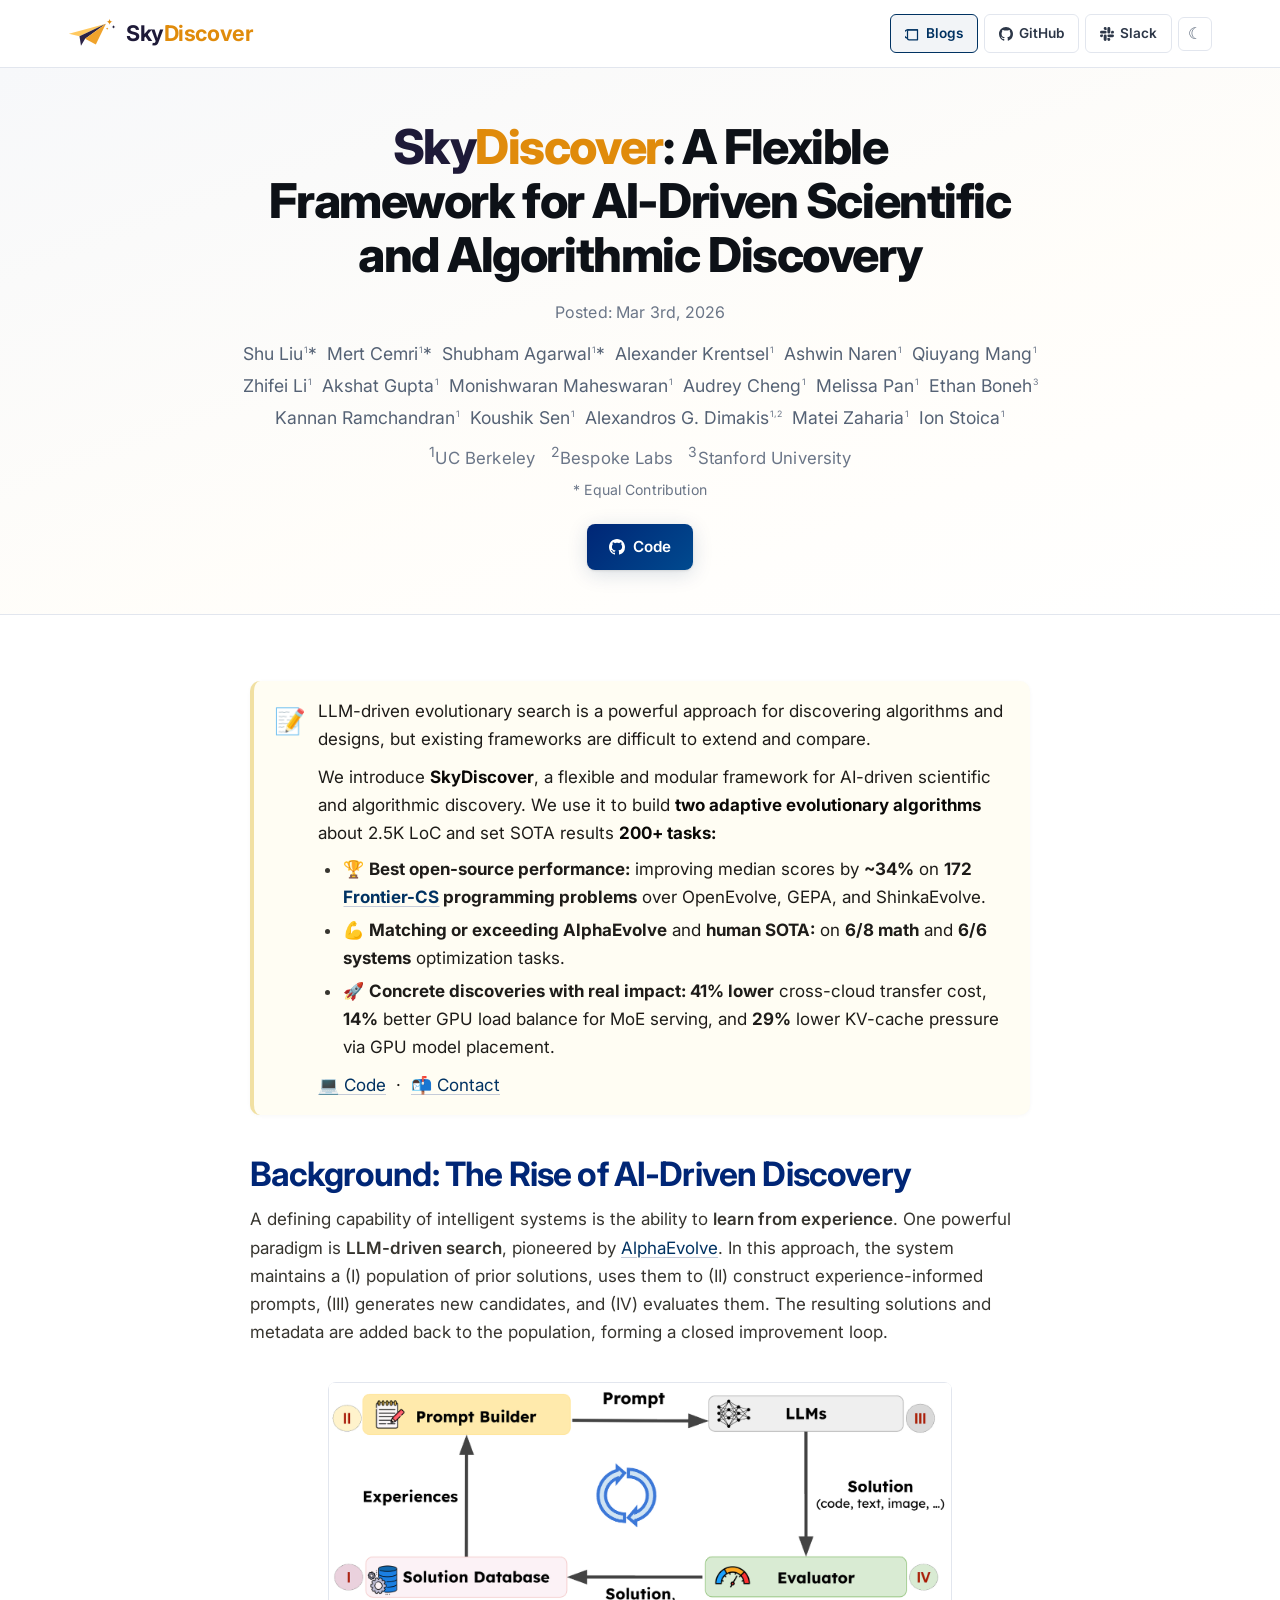
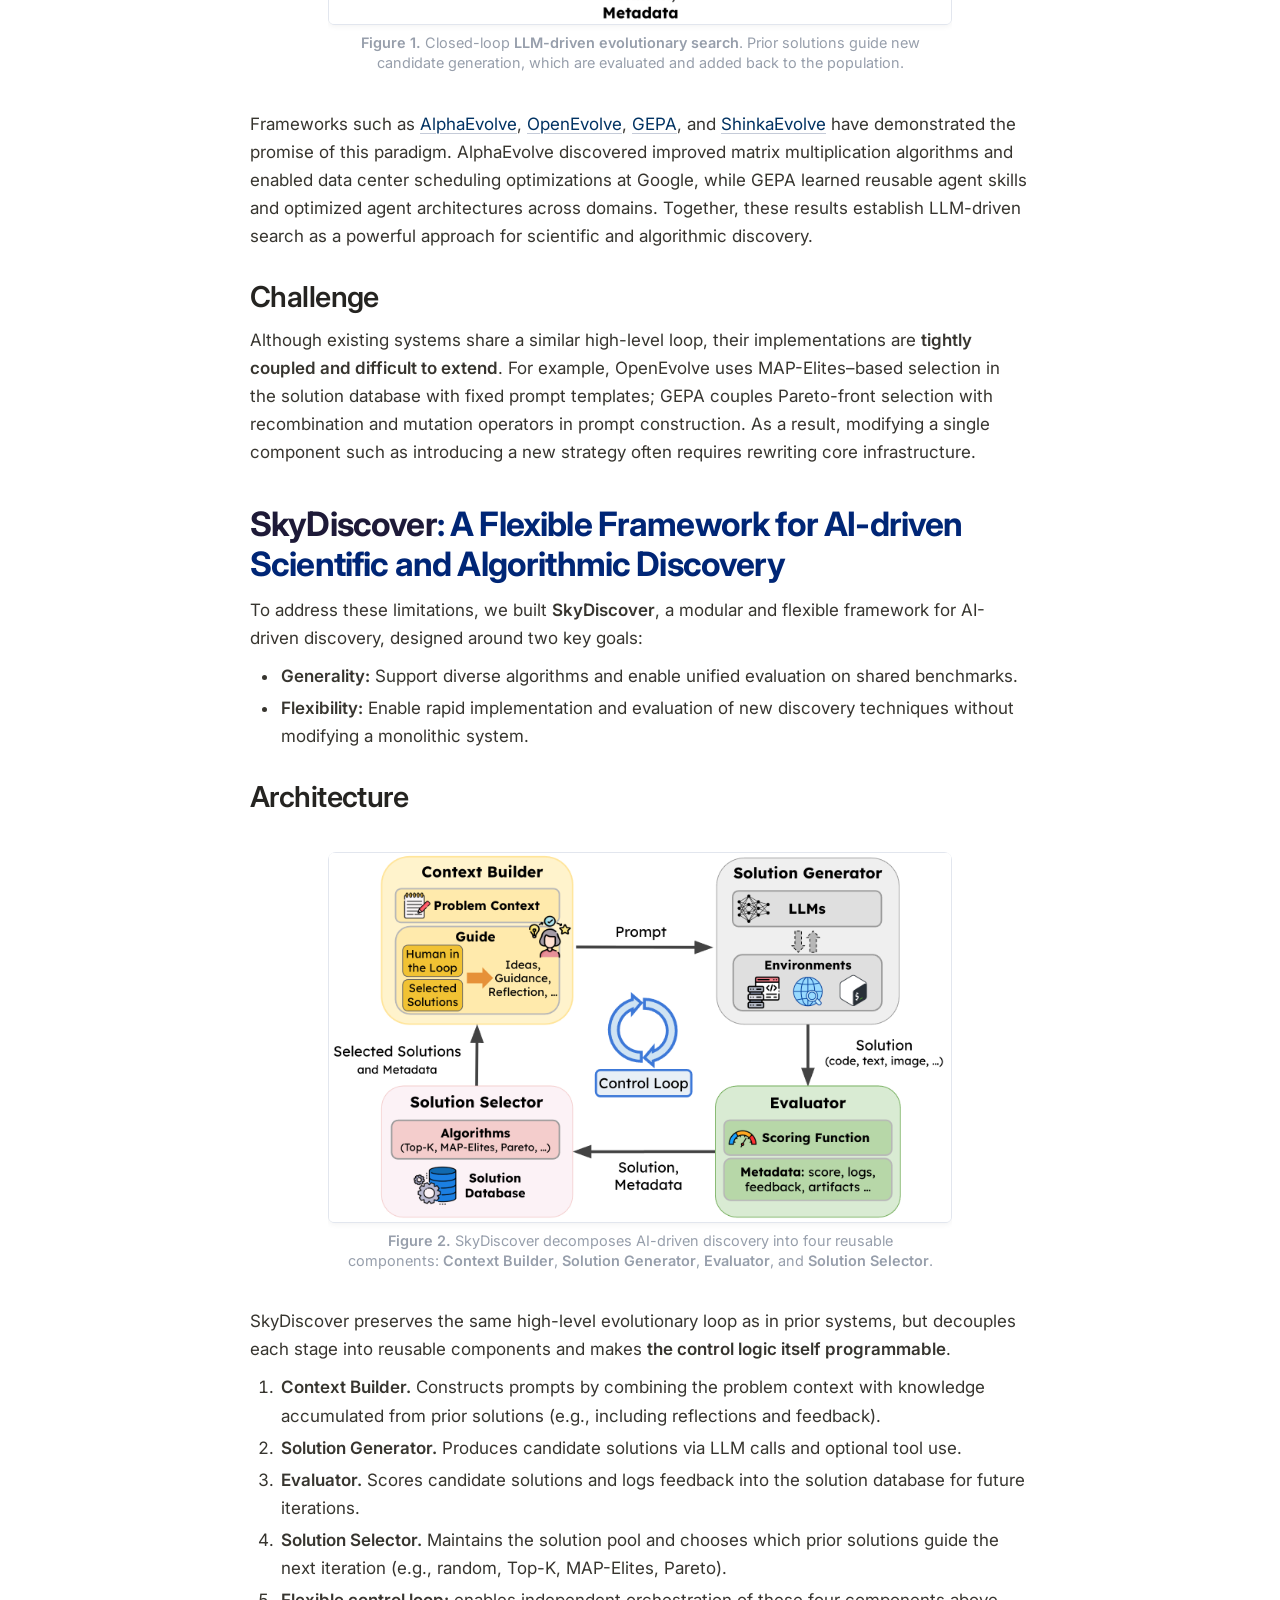
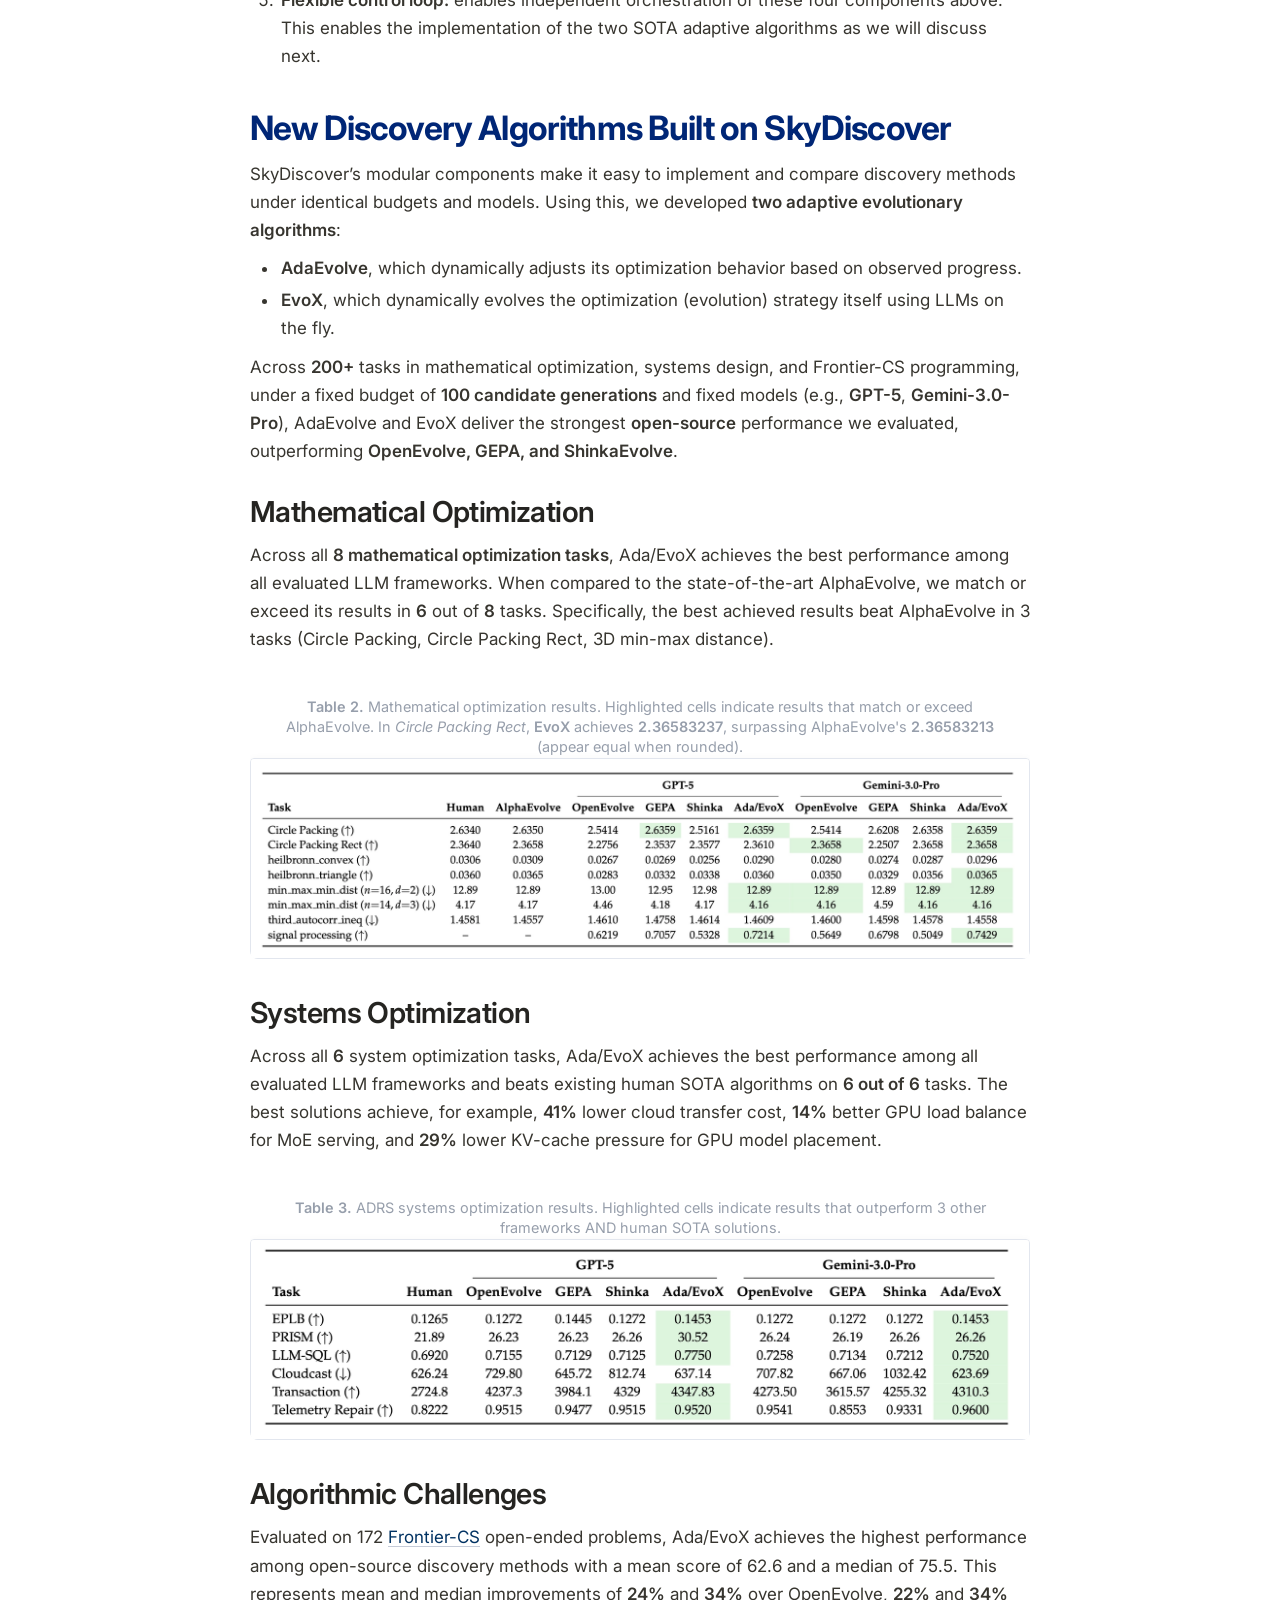
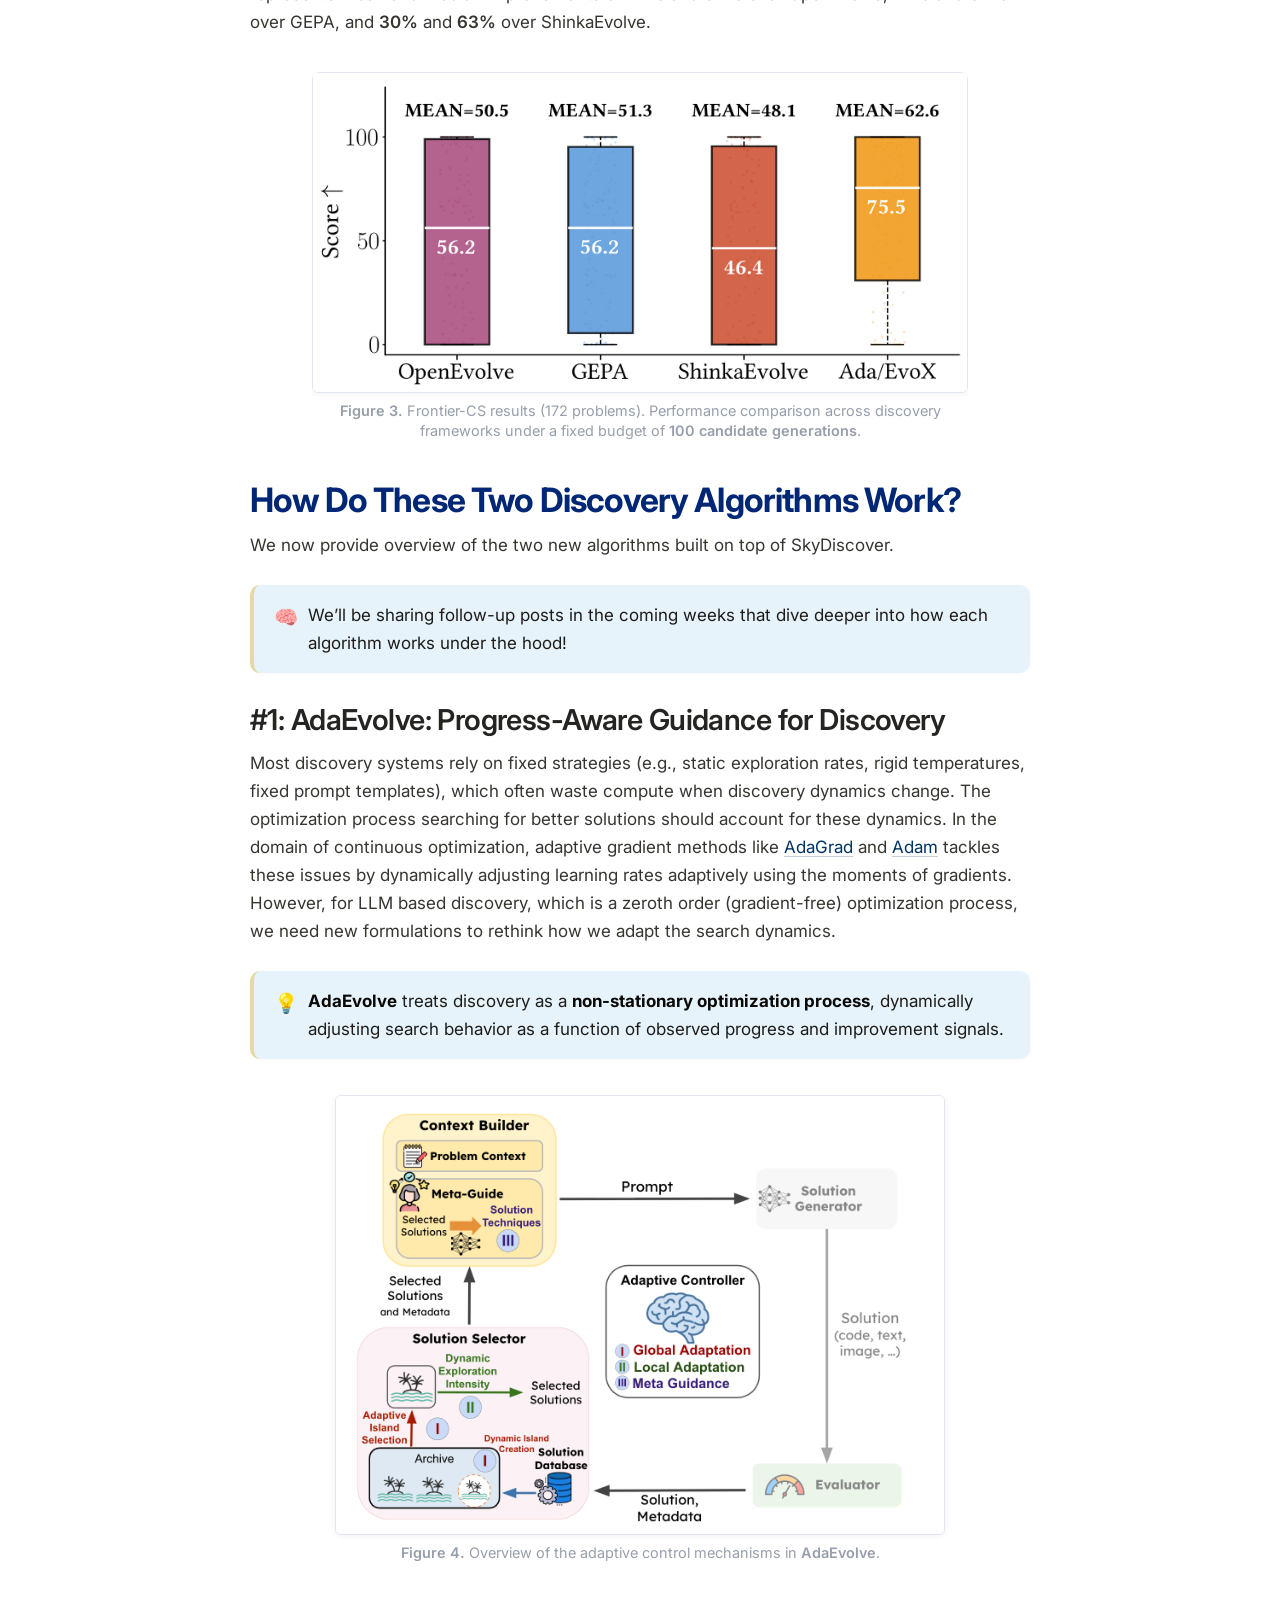
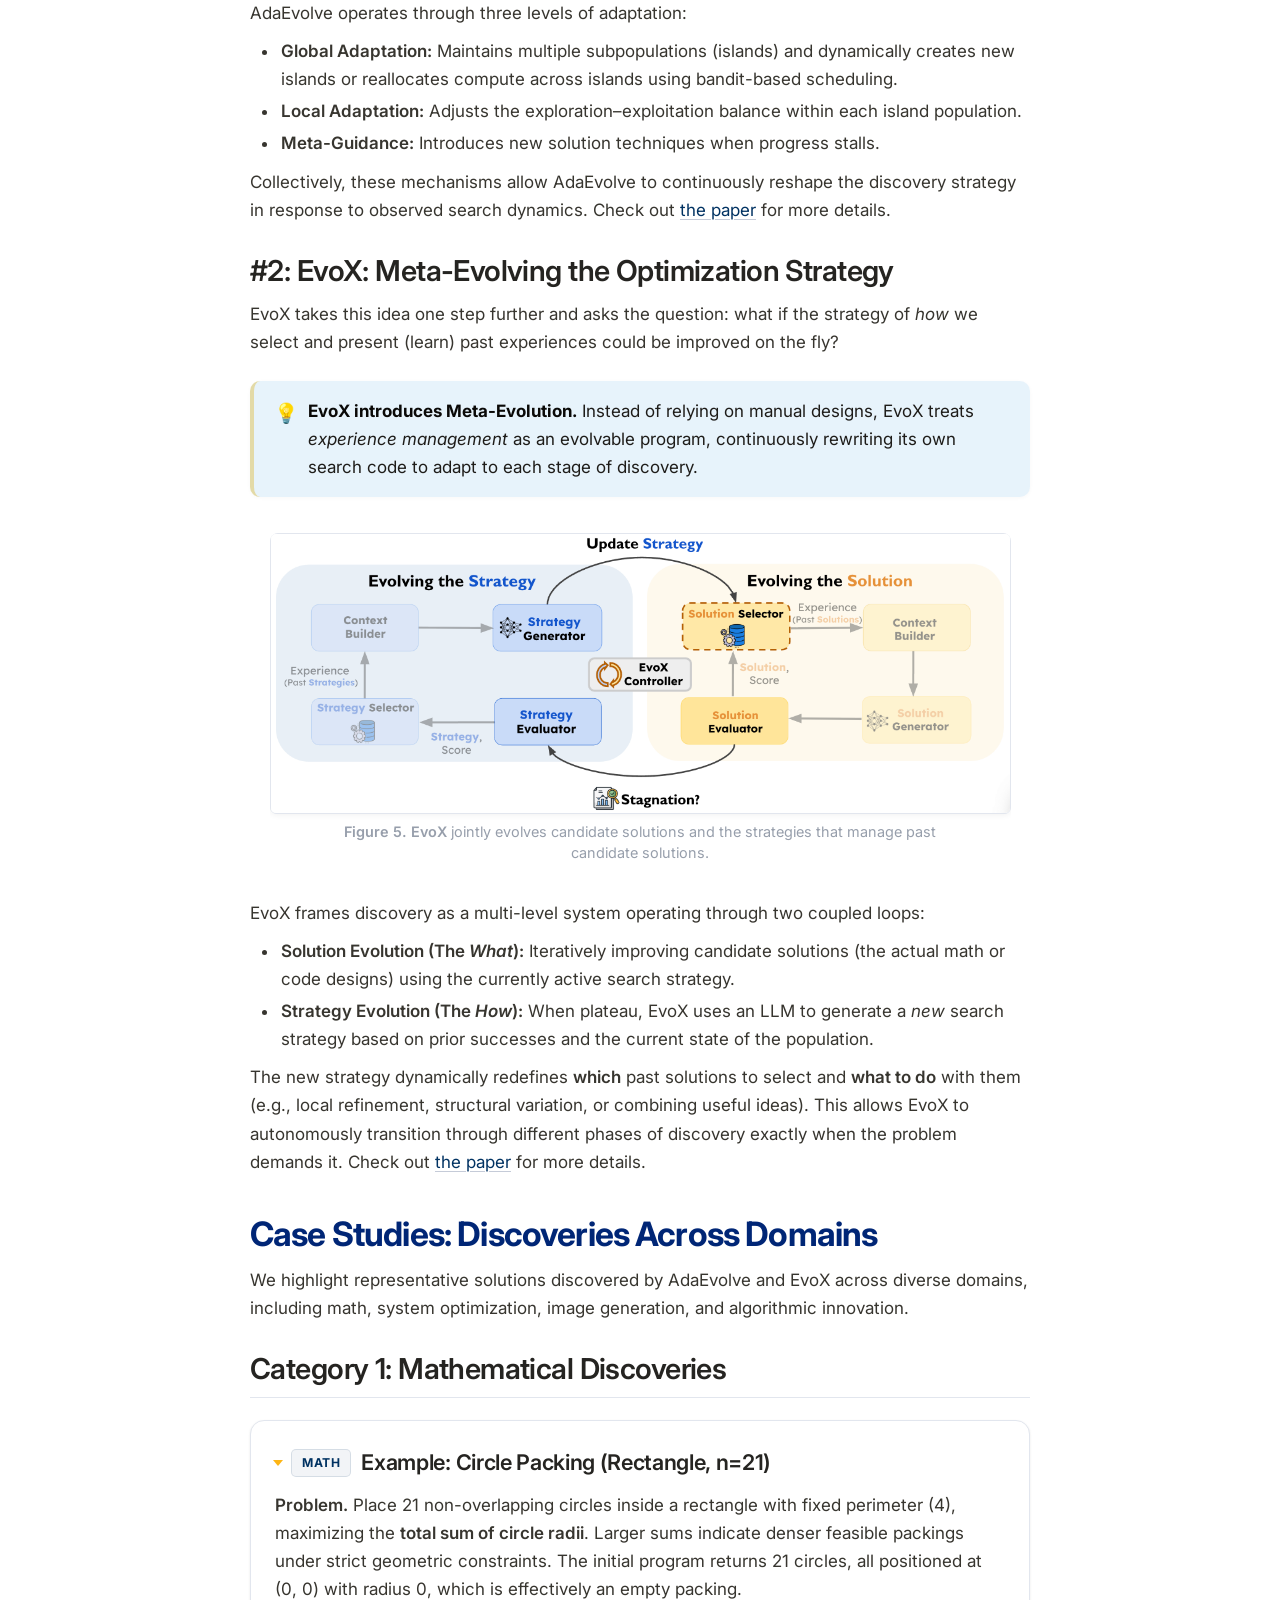
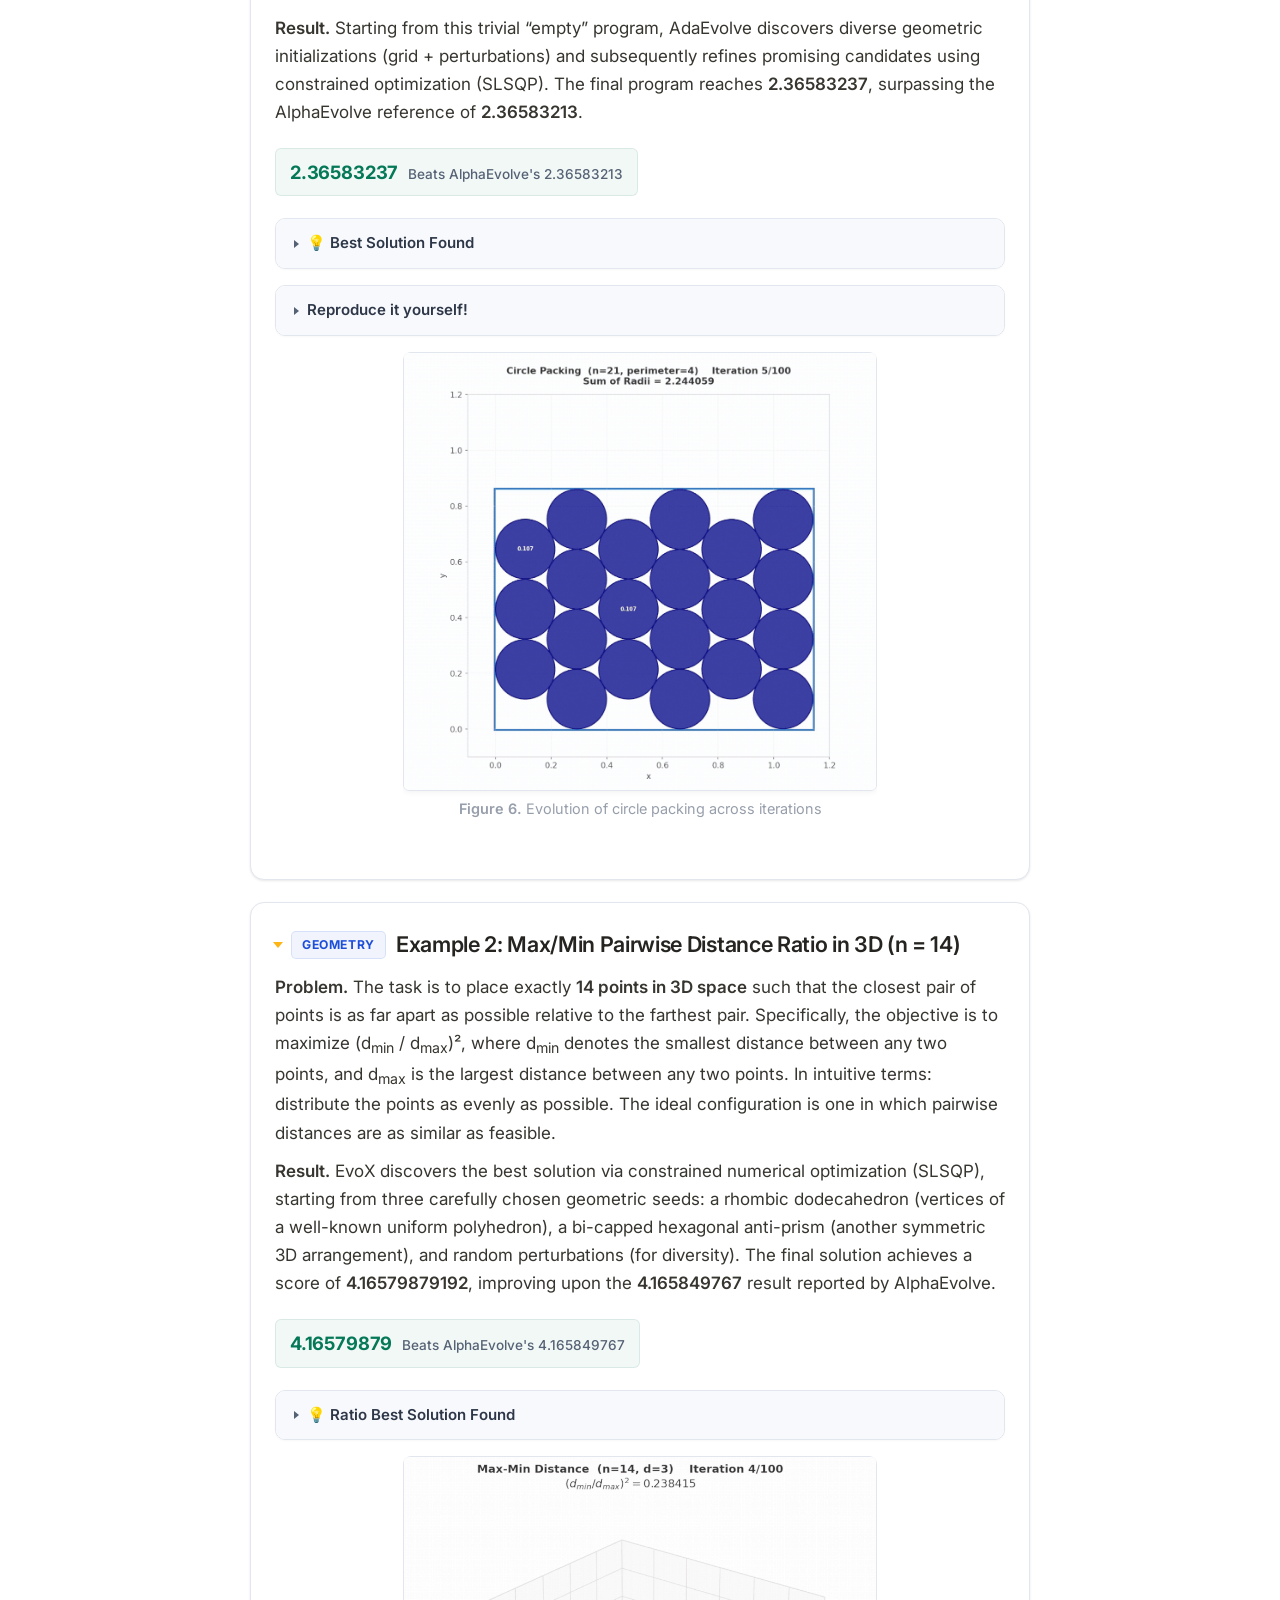
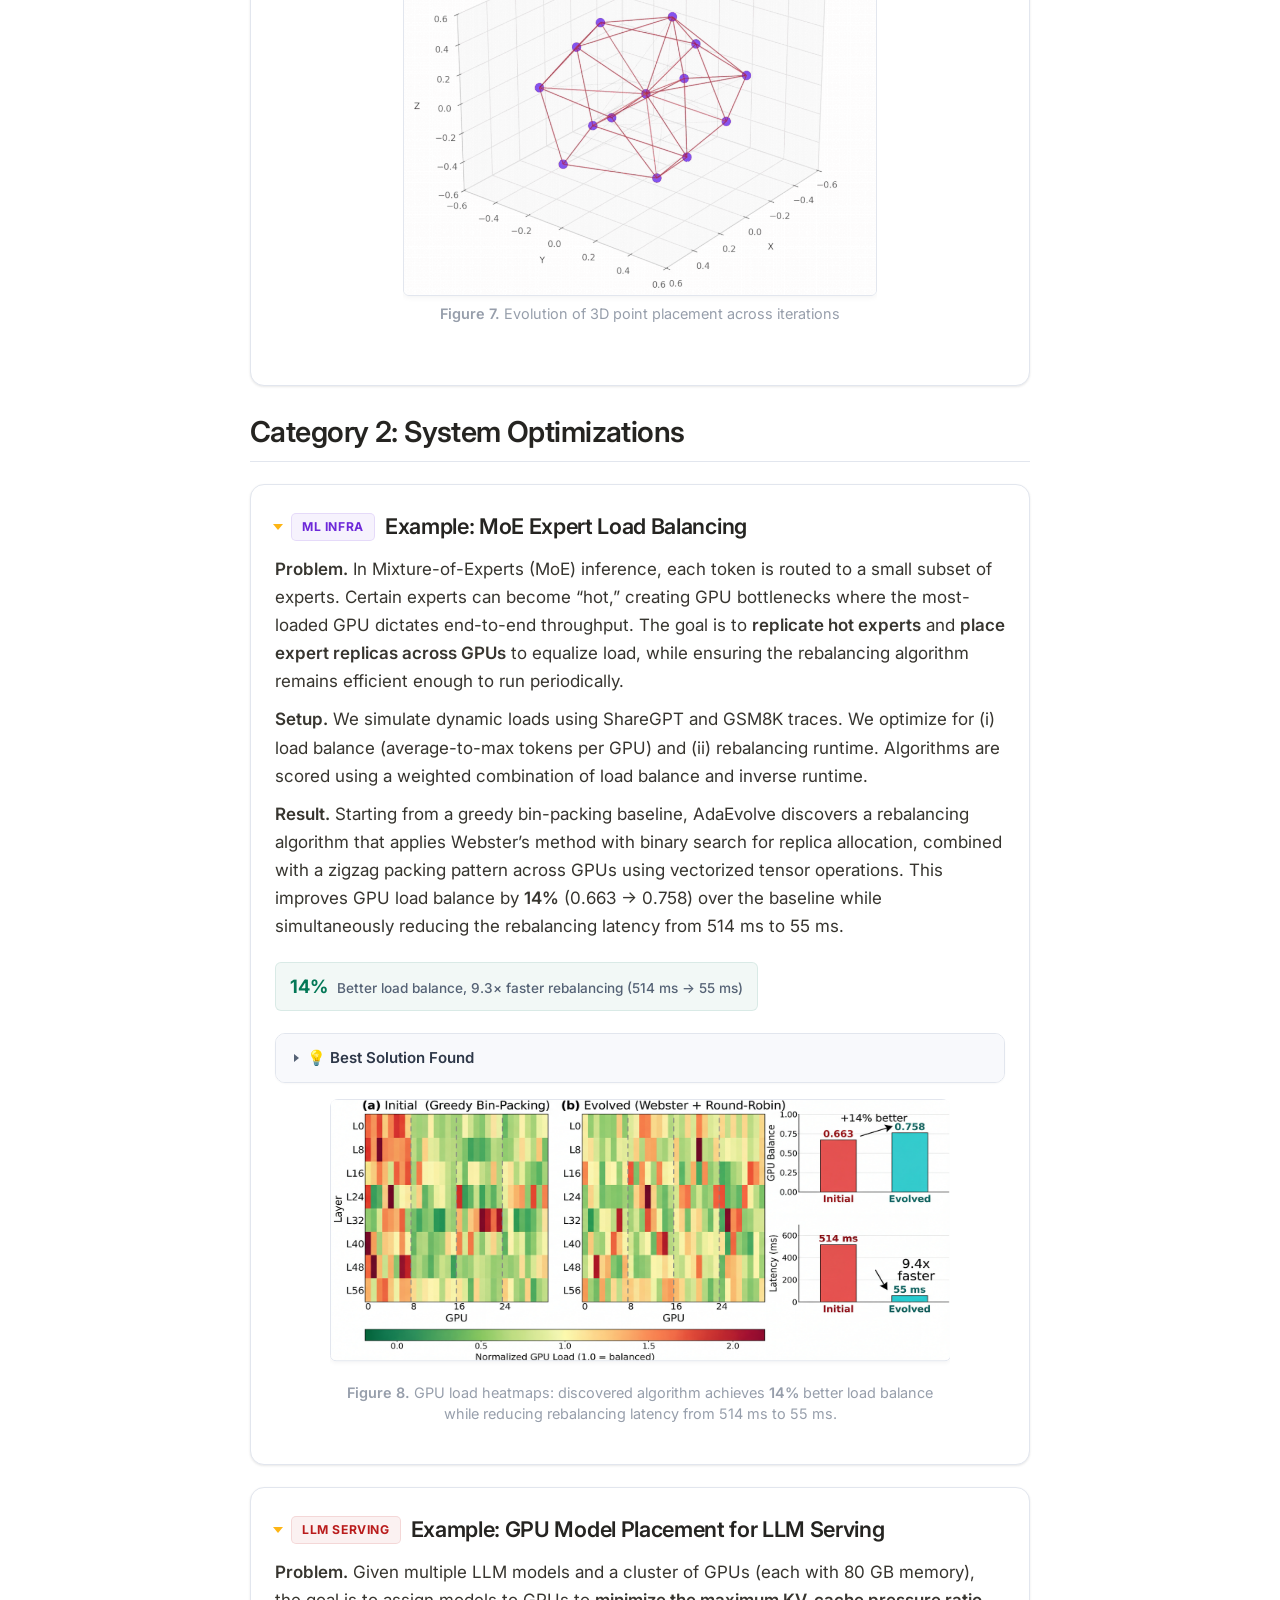
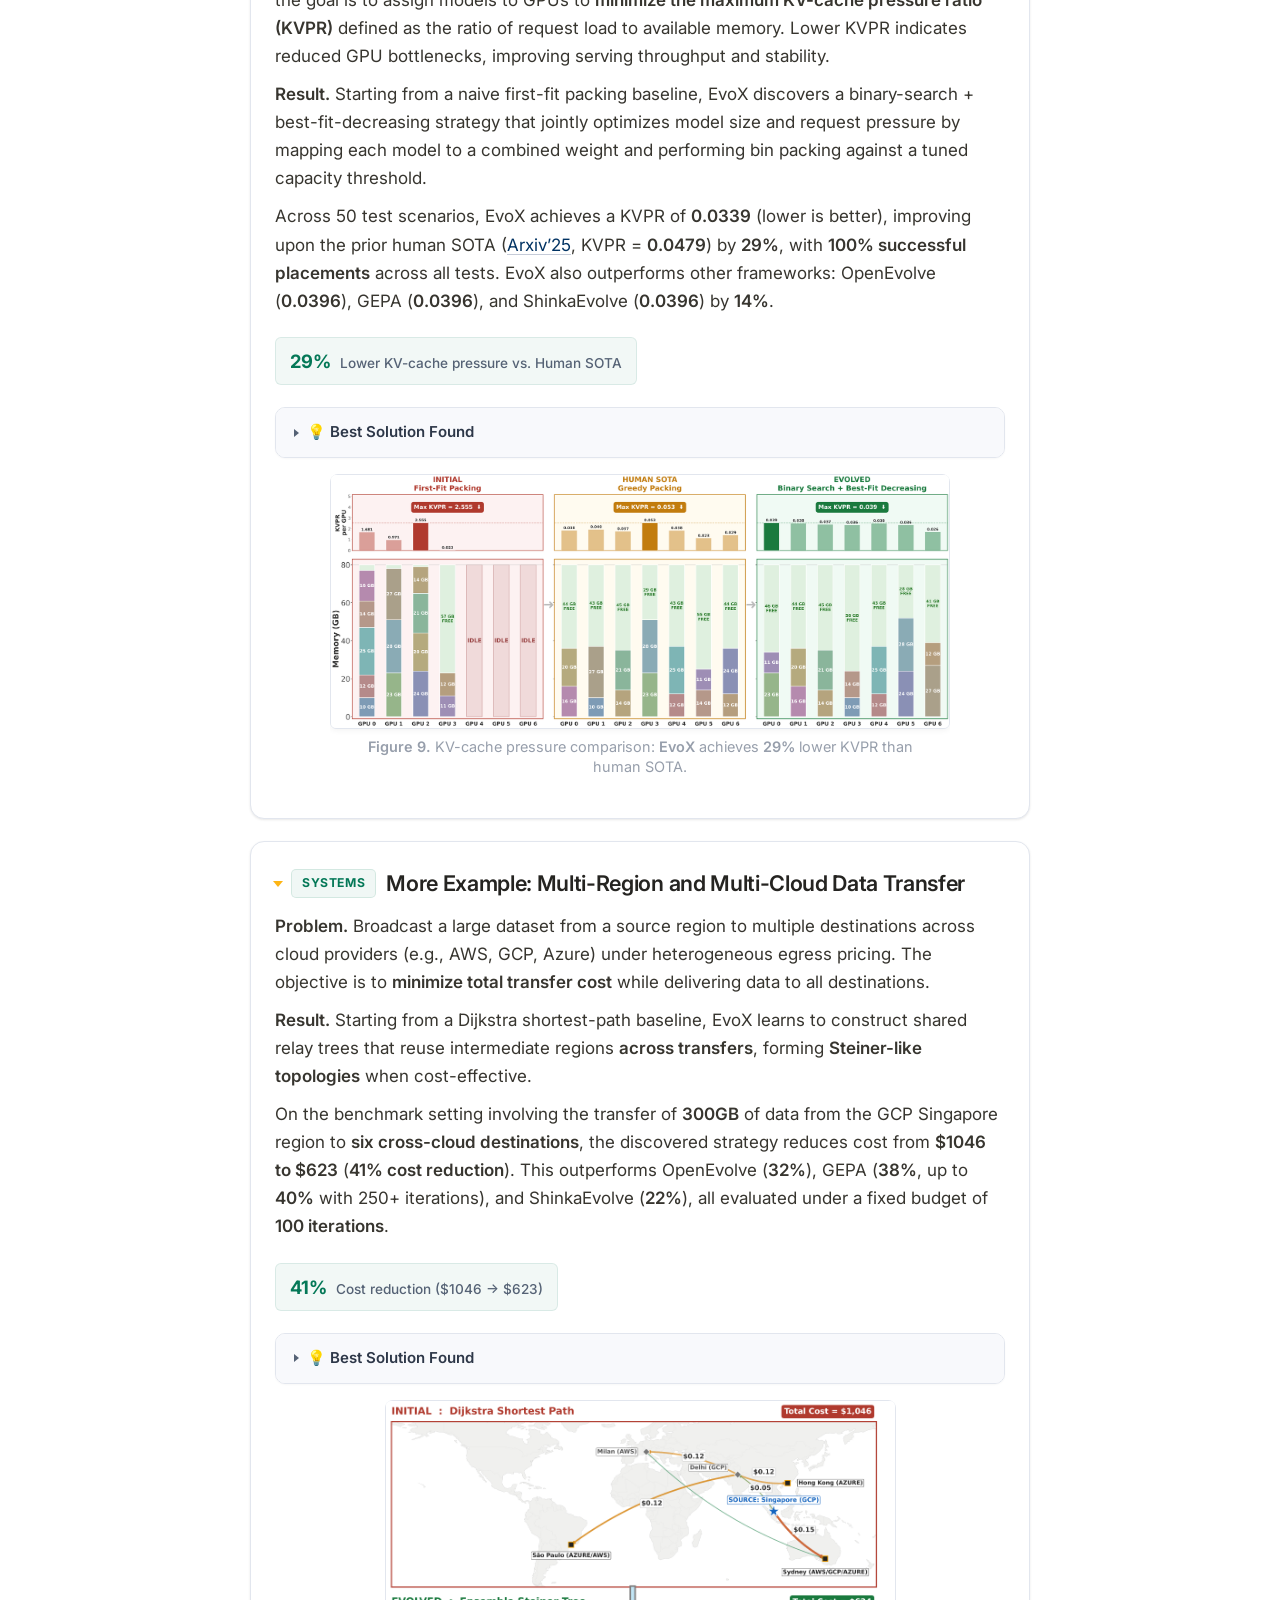
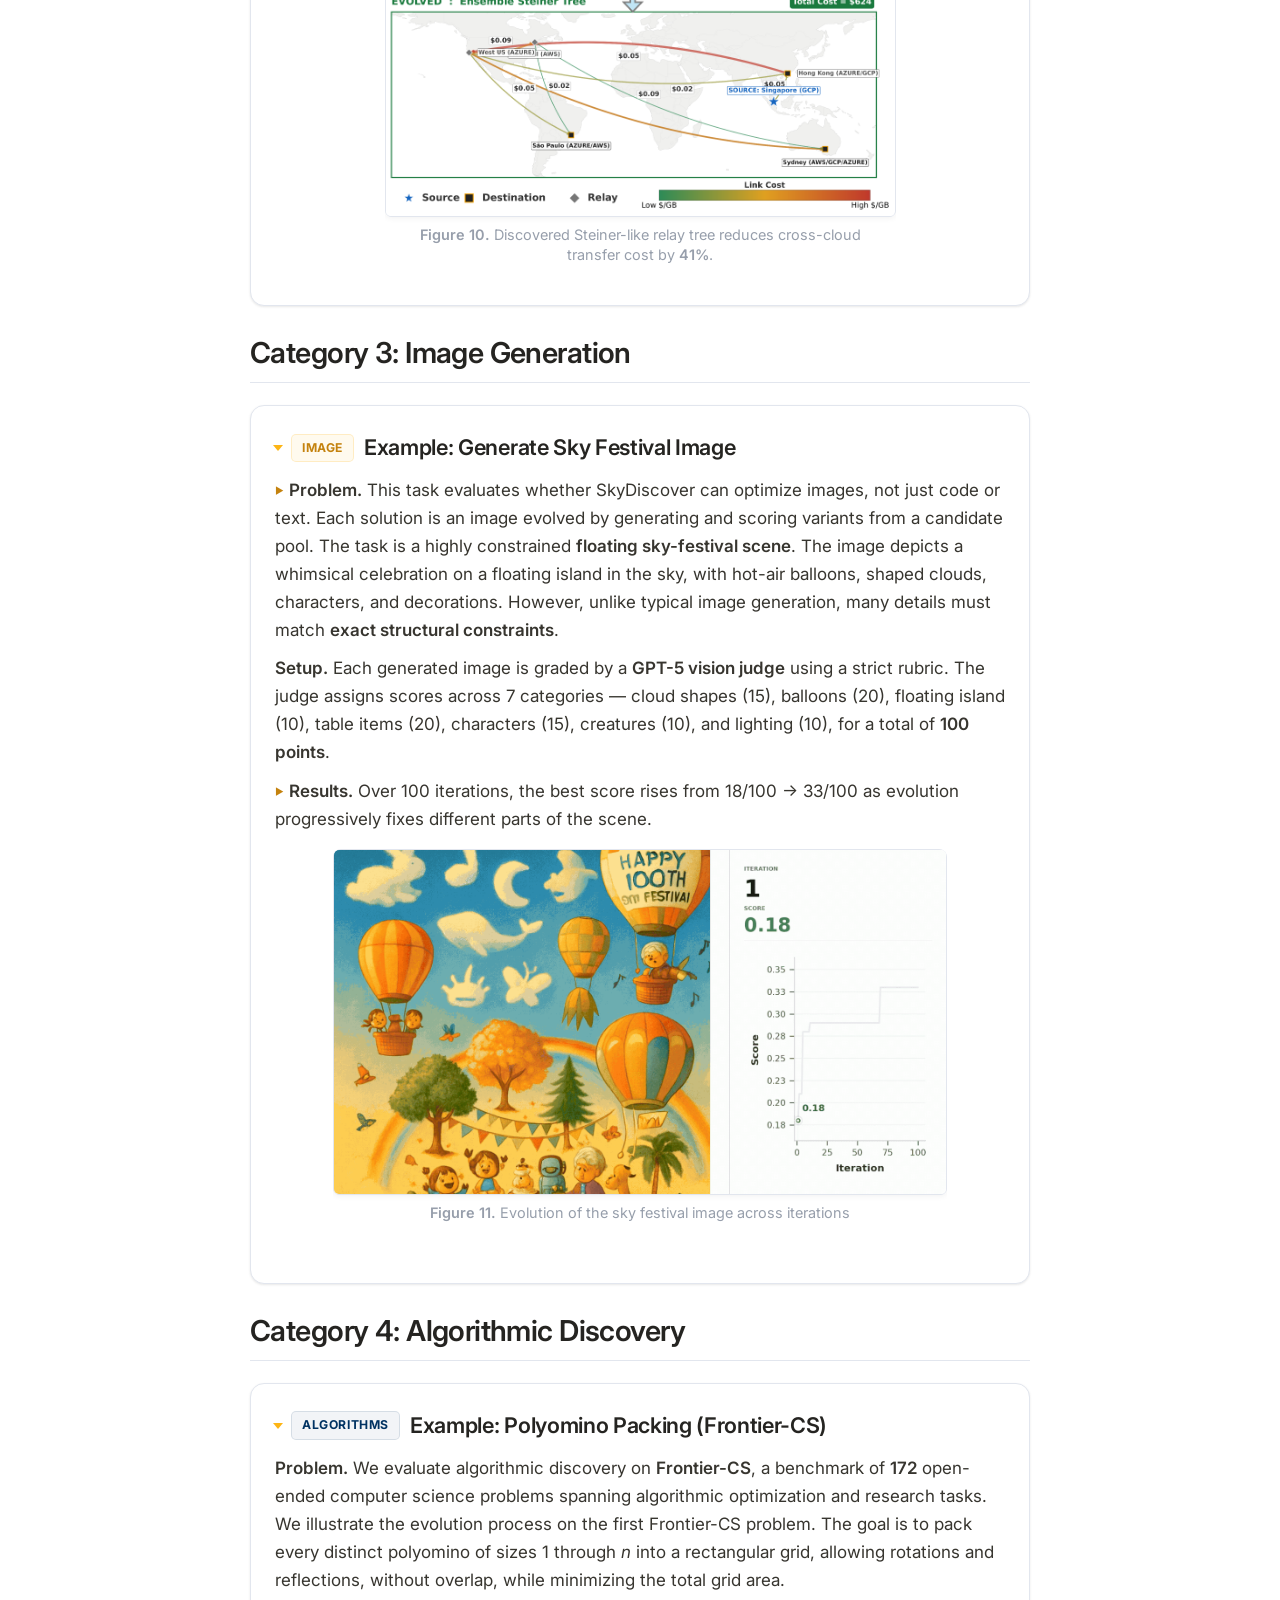
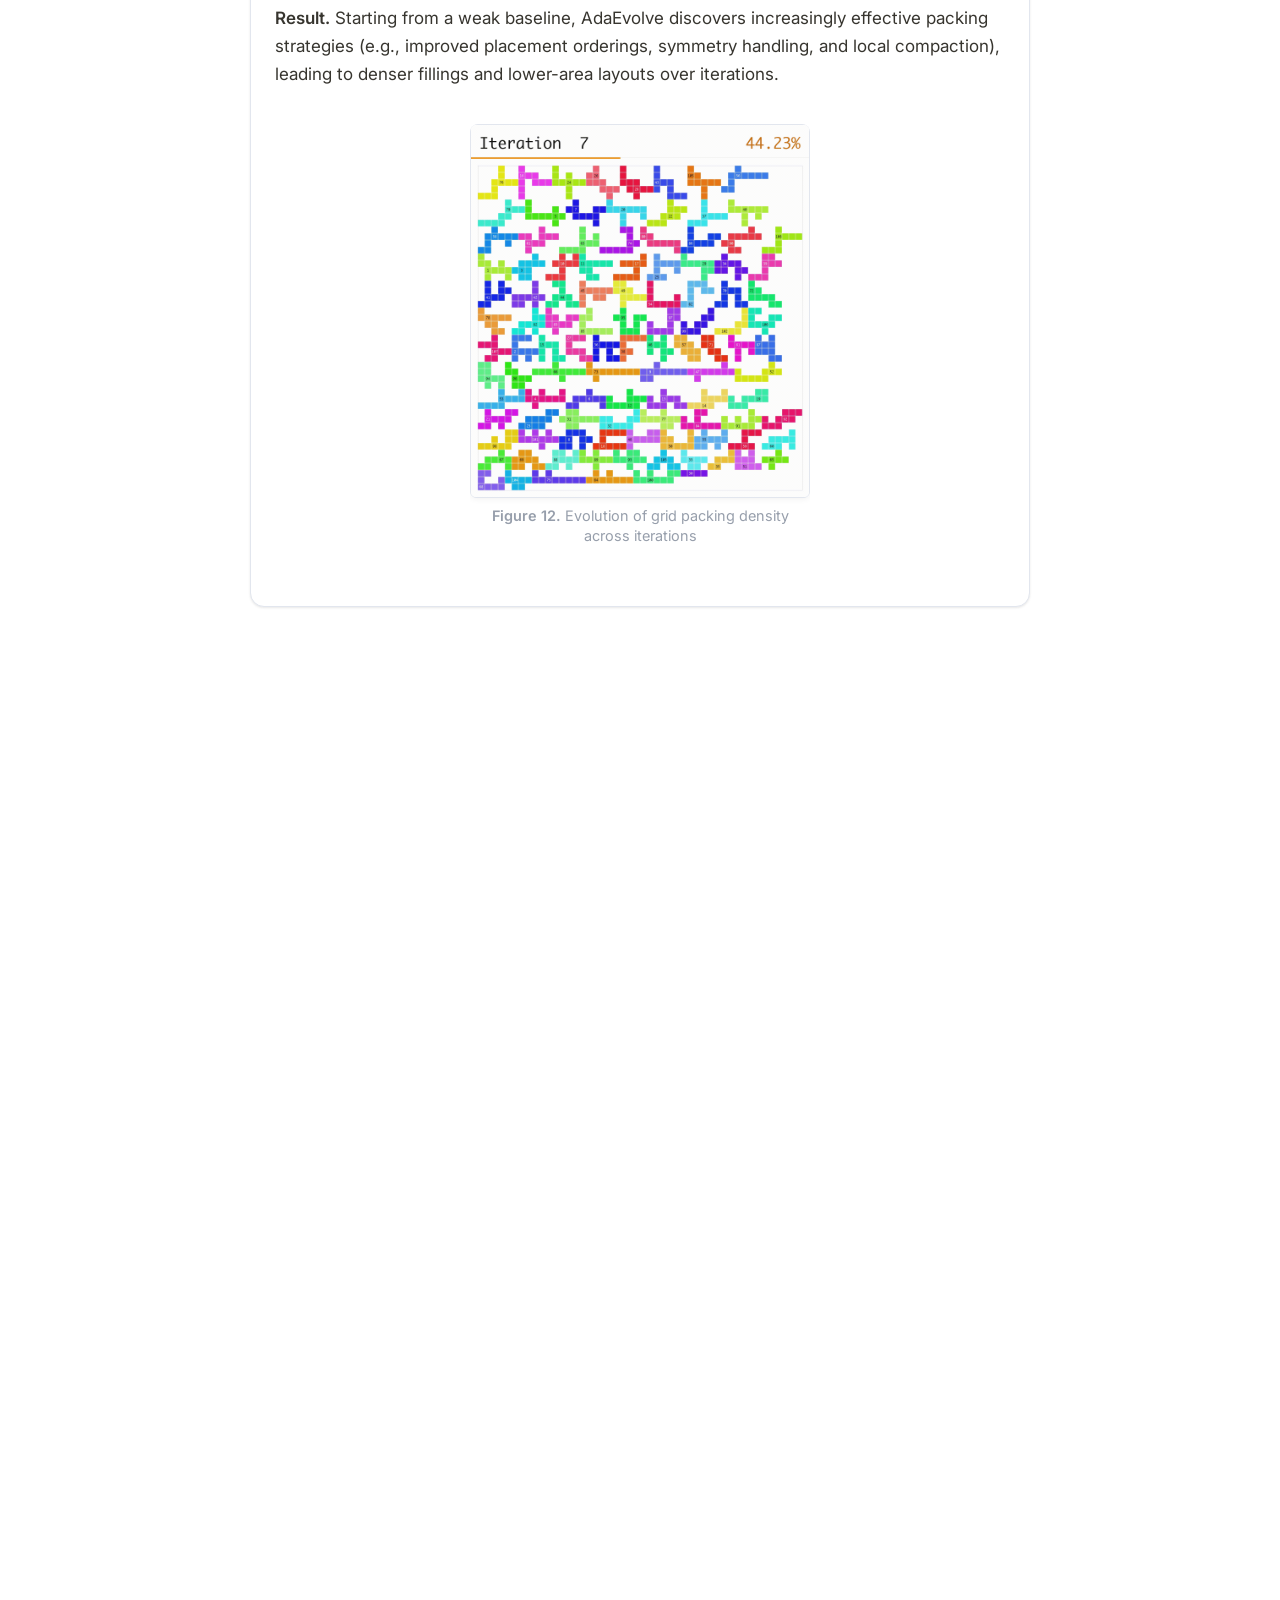
<file: blog.html>
<!DOCTYPE html>
<html lang="en">
<head>
<meta charset="UTF-8">
<meta name="viewport" content="width=device-width, initial-scale=1.0">
<title>SkyDiscover: A Flexible Framework for AI-Driven Scientific and Algorithmic Discovery</title>
<meta name="description" content="SkyDiscover is a flexible, modular framework for LLM-driven evolutionary search and AI-driven scientific discovery across 200+ real-world optimization tasks. Achieves SOTA on math, systems, and competitive programming benchmarks. From UC Berkeley Sky Lab.">
<meta name="keywords" content="SkyDiscover, AI discovery, evolutionary search, LLM optimization, AlphaEvolve, AdaEvolve, EvoX, scientific discovery, algorithmic optimization, UC Berkeley, Sky Lab, open source, competitive programming, Frontier-CS, circle packing, MoE load balancing, GPU model placement, cloud data transfer, image generation">
<meta name="author" content="Shu Liu, Mert Cemri, Shubham Agarwal, UC Berkeley Sky Lab">
<meta name="robots" content="index, follow">
<link rel="canonical" href="https://skydiscover-ai.github.io/blog.html">
<meta name="theme-color" content="#003262">
<!-- Google Scholar / Highwire Press meta tags -->
<meta name="citation_title" content="SkyDiscover: A Flexible Framework for AI-Driven Scientific and Algorithmic Discovery">
<meta name="citation_author" content="Liu, Shu">
<meta name="citation_author" content="Cemri, Mert">
<meta name="citation_author" content="Agarwal, Shubham">
<meta name="citation_author" content="Krentsel, Alexander">
<meta name="citation_author" content="Naren, Ashwin">
<meta name="citation_author" content="Mang, Qiuyang">
<meta name="citation_author" content="Li, Zhifei">
<meta name="citation_author" content="Gupta, Akshat">
<meta name="citation_author" content="Maheswaran, Monishwaran">
<meta name="citation_author" content="Cheng, Audrey">
<meta name="citation_author" content="Pan, Melissa">
<meta name="citation_author" content="Boneh, Ethan">
<meta name="citation_author" content="Ramchandran, Kannan">
<meta name="citation_author" content="Sen, Koushik">
<meta name="citation_author" content="Dimakis, Alexandros G.">
<meta name="citation_author" content="Zaharia, Matei">
<meta name="citation_author" content="Stoica, Ion">
<meta name="citation_publication_date" content="2026">
<meta name="citation_online_date" content="2026/03/03">
<meta name="citation_public_url" content="https://skydiscover-ai.github.io/blog.html">
<meta name="citation_conference_title" content="Proceedings of the ACM Conference on AI and Agentic Systems">
<meta name="citation_doi" content="10.1145/3786335.3813221">
<meta name="citation_firstpage" content="1223">
<meta name="citation_lastpage" content="1227">
<link rel="icon" type="image/svg+xml" href="assets/logo-icon-light.svg">
<link rel="icon" type="image/png" sizes="256x256" href="assets/favicon.png">
<link rel="apple-touch-icon" href="assets/apple-touch-icon.png">
<meta property="og:title" content="SkyDiscover: AI-Driven Scientific and Algorithmic Discovery">
<meta property="og:description" content="A flexible, modular framework for LLM-driven evolutionary search across 200+ real-world optimization tasks. Best open-source performance on math, systems, and competitive programming benchmarks.">
<meta property="og:image" content="https://skydiscover-ai.github.io/assets/blog/evolution_search.png">
<meta property="og:url" content="https://skydiscover-ai.github.io/blog.html">
<meta property="og:type" content="website">
<meta property="og:site_name" content="SkyDiscover">
<meta name="twitter:card" content="summary_large_image">
<meta name="twitter:title" content="SkyDiscover: AI-Driven Scientific and Algorithmic Discovery">
<meta name="twitter:description" content="A flexible, modular framework for LLM-driven evolutionary search across 200+ real-world optimization tasks. SOTA open-source performance from UC Berkeley Sky Lab.">
<meta name="twitter:image" content="https://skydiscover-ai.github.io/assets/blog/evolution_search.png">
<link rel="preconnect" href="https://fonts.googleapis.com">
<link rel="preconnect" href="https://fonts.gstatic.com" crossorigin>
<link href="https://fonts.googleapis.com/css2?family=Inter:wght@300;400;500;600;700;800;900&family=JetBrains+Mono:wght@400;500;600&display=swap" rel="stylesheet">
<link rel="stylesheet" href="style.css">
<script type="application/ld+json">
{
  "@context": "https://schema.org",
  "@type": "SoftwareApplication",
  "name": "SkyDiscover",
  "description": "A flexible, modular framework for AI-driven scientific and algorithmic discovery using LLM-driven evolutionary search across 200+ real-world optimization tasks.",
  "url": "https://skydiscover-ai.github.io/",
  "applicationCategory": "DeveloperApplication",
  "operatingSystem": "Cross-platform",
  "offers": { "@type": "Offer", "price": "0", "priceCurrency": "USD" },
  "author": {
    "@type": "Organization",
    "name": "UC Berkeley Sky Lab",
    "url": "https://sky.cs.berkeley.edu/"
  },
  "codeRepository": "https://github.com/skydiscover-ai/skydiscover",
  "license": "https://opensource.org/licenses/Apache-2.0"
}
</script>
</head>
<body class="page-blog">

<div class="progress-bar" id="progress" aria-hidden="true"></div>

<nav class="nav" id="nav">
  <div class="nav-inner">
    <a href="/" class="nav-brand"><img src="assets/logo-icon-light.svg" alt="" aria-hidden="true" class="logo-light nav-icon"><img src="assets/logo-icon-dark.svg" alt="" aria-hidden="true" class="logo-dark nav-icon"><span class="brand-text">Sky<strong>Discover</strong></span></a>
    <div class="nav-actions">
      <a href="blogs.html" class="nav-btn nav-btn--active nav-btn--back">
        <svg viewBox="0 0 24 24" fill="none" stroke="currentColor" stroke-width="2" stroke-linecap="round" stroke-linejoin="round" style="width:15px;height:15px;" aria-hidden="true"><path d="M4 19.5A2.5 2.5 0 0 1 6.5 6H20"/><path d="M4 19.5A2.5 2.5 0 0 0 6.5 22H20V6H6.5A2.5 2.5 0 0 0 4 8.5v11z"/></svg>
        Blogs
      </a>
      <a href="https://github.com/skydiscover-ai/skydiscover" target="_blank" rel="noopener noreferrer" class="nav-btn">
        <svg viewBox="0 0 16 16" fill="currentColor" aria-hidden="true"><path d="M8 0C3.58 0 0 3.58 0 8c0 3.54 2.29 6.53 5.47 7.59.4.07.55-.17.55-.38 0-.19-.01-.82-.01-1.49-2.01.37-2.53-.49-2.69-.94-.09-.23-.48-.94-.82-1.13-.28-.15-.68-.52-.01-.53.63-.01 1.08.58 1.23.82.72 1.21 1.87.87 2.33.66.07-.52.28-.87.51-1.07-1.78-.2-3.64-.89-3.64-3.95 0-.87.31-1.59.82-2.15-.08-.2-.36-1.02.08-2.12 0 0 .67-.21 2.2.82.64-.18 1.32-.27 2-.27.68 0 1.36.09 2 .27 1.53-1.04 2.2-.82 2.2-.82.44 1.1.16 1.92.08 2.12.51.56.82 1.27.82 2.15 0 3.07-1.87 3.75-3.65 3.95.29.25.54.73.54 1.48 0 1.07-.01 1.93-.01 2.2 0 .21.15.46.55.38A8.013 8.013 0 0016 8c0-4.42-3.58-8-8-8z"/></svg>
        GitHub
      </a>
      <a href="https://join.slack.com/t/skydiscover/shared_invite/zt-495vwob7k-cVsJHhqUcCSZLMGEO5k_JQ" target="_blank" rel="noopener noreferrer" class="nav-btn">
        <svg viewBox="0 0 24 24" fill="currentColor" style="width:14px;height:14px;" aria-hidden="true"><path d="M5.042 15.165a2.528 2.528 0 0 1-2.52 2.523A2.528 2.528 0 0 1 0 15.165a2.527 2.527 0 0 1 2.522-2.52h2.52v2.52zm1.271 0a2.527 2.527 0 0 1 2.521-2.52 2.527 2.527 0 0 1 2.521 2.52v6.313A2.528 2.528 0 0 1 8.834 24a2.528 2.528 0 0 1-2.521-2.522v-6.313zM8.834 5.042a2.528 2.528 0 0 1-2.521-2.52A2.528 2.528 0 0 1 8.834 0a2.528 2.528 0 0 1 2.521 2.522v2.52H8.834zm0 1.271a2.528 2.528 0 0 1 2.521 2.521 2.528 2.528 0 0 1-2.521 2.521H2.522A2.528 2.528 0 0 1 0 8.834a2.528 2.528 0 0 1 2.522-2.521h6.312zm10.122 2.521a2.528 2.528 0 0 1 2.522-2.521A2.528 2.528 0 0 1 24 8.834a2.528 2.528 0 0 1-2.522 2.521h-2.522V8.834zm-1.268 0a2.528 2.528 0 0 1-2.523 2.521 2.527 2.527 0 0 1-2.52-2.521V2.522A2.527 2.527 0 0 1 15.165 0a2.528 2.528 0 0 1 2.523 2.522v6.312zm-2.523 10.122a2.528 2.528 0 0 1 2.523 2.522A2.528 2.528 0 0 1 15.165 24a2.527 2.527 0 0 1-2.52-2.522v-2.522h2.52zm0-1.268a2.527 2.527 0 0 1-2.52-2.523 2.526 2.526 0 0 1 2.52-2.52h6.313A2.527 2.527 0 0 1 24 15.165a2.528 2.528 0 0 1-2.522 2.523h-6.313z"/></svg>
        Slack
      </a>
      <button class="theme-toggle" id="thm" aria-label="Toggle theme">&#9790;</button>
    </div>
    <button class="nav-hamburger" id="nav-open" aria-label="Open menu"><svg viewBox="0 0 24 24"><line x1="3" y1="6" x2="21" y2="6"/><line x1="3" y1="12" x2="21" y2="12"/><line x1="3" y1="18" x2="21" y2="18"/></svg></button>
  </div>
</nav>
<div class="nav-overlay" id="nav-overlay"></div>
<div class="nav-drawer" id="nav-drawer">
  <button class="nav-drawer-close" id="nav-close" aria-label="Close menu">&times;</button>
  <a href="blogs.html" class="nav-btn nav-btn--active">Blogs</a>
  <a href="https://github.com/skydiscover-ai/skydiscover" target="_blank" rel="noopener noreferrer" class="nav-btn">GitHub</a>
  <a href="https://join.slack.com/t/skydiscover/shared_invite/zt-495vwob7k-cVsJHhqUcCSZLMGEO5k_JQ" target="_blank" rel="noopener noreferrer" class="nav-btn">Slack</a>
  <button class="theme-toggle" id="thm2" aria-label="Toggle theme">&#9790;</button>
</div>

<header class="hero">
  <div class="hero-content">
    <h1><span class="brand-text">Sky<strong>Discover</strong></span>: A Flexible Framework for AI-Driven Scientific and Algorithmic Discovery</h1>
    <p class="hero-date">Posted: Mar 3rd, 2026</p>
    <div class="authors">
      <span class="author lead"><a href="https://shulynnliu.com/">Shu Liu</a><sup>1</sup>*</span>
      <span class="author lead"><a href="https://mert-cemri.github.io/">Mert Cemri</a><sup>1</sup>*</span>
      <span class="author lead"><a href="https://skejriwal44.github.io/">Shubham Agarwal</a><sup>1</sup>*</span>
      <span class="author"><a href="https://www.krentsel.com/">Alexander Krentsel</a><sup>1</sup></span>
      <span class="author"><a href="https://www.linkedin.com/in/ashwin-naren">Ashwin Naren</a><sup>1</sup></span>
      <span class="author"><a href="https://joyemang33.github.io/">Qiuyang Mang</a><sup>1</sup></span>
      <span class="author"><a href="https://scholar.google.com/citations?user=7MiEsfAAAAAJ&hl=en">Zhifei Li</a><sup>1</sup></span>
      <span class="author"><a href="https://akshat57.github.io/">Akshat Gupta</a><sup>1</sup></span>
      <span class="author"><a href="https://www.monishwaran.com/">Monishwaran Maheswaran</a><sup>1</sup></span>
      <span class="author"><a href="https://audreyccheng.com/">Audrey Cheng</a><sup>1</sup></span>
      <span class="author"><a href="https://melissa-pan.github.io/">Melissa Pan</a><sup>1</sup></span>
      <span class="author"><a href="https://www.linkedin.com/in/ethan-boneh">Ethan Boneh</a><sup>3</sup></span>
      <span class="author"><a href="https://people.eecs.berkeley.edu/~kannanr/">Kannan Ramchandran</a><sup>1</sup></span>
      <span class="author"><a href="https://people.eecs.berkeley.edu/~ksen/?rnd=1771816763693">Koushik Sen</a><sup>1</sup></span>
      <span class="author"><a href="https://people.eecs.berkeley.edu/~alexdimakis/">Alexandros G. Dimakis</a><sup>1,2</sup></span>
      <span class="author"><a href="https://people.eecs.berkeley.edu/~matei/">Matei Zaharia</a><sup>1</sup></span>
      <span class="author"><a href="https://people.eecs.berkeley.edu/~istoica/">Ion Stoica</a><sup>1</sup></span>
    </div>
    <p class="affiliations"><sup>1</sup>UC Berkeley &nbsp; <sup>2</sup>Bespoke Labs &nbsp; <sup>3</sup>Stanford University</p>
    <p class="affiliations" style="font-size:0.88rem;">* Equal Contribution</p>
    <div class="hero-actions">
      <a href="https://github.com/skydiscover-ai/skydiscover" target="_blank" class="btn btn-primary">
        <svg viewBox="0 0 16 16" fill="currentColor"><path d="M8 0C3.58 0 0 3.58 0 8c0 3.54 2.29 6.53 5.47 7.59.4.07.55-.17.55-.38 0-.19-.01-.82-.01-1.49-2.01.37-2.53-.49-2.69-.94-.09-.23-.48-.94-.82-1.13-.28-.15-.68-.52-.01-.53.63-.01 1.08.58 1.23.82.72 1.21 1.87.87 2.33.66.07-.52.28-.87.51-1.07-1.78-.2-3.64-.89-3.64-3.95 0-.87.31-1.59.82-2.15-.08-.2-.36-1.02.08-2.12 0 0 .67-.21 2.2.82.64-.18 1.32-.27 2-.27.68 0 1.36.09 2 .27 1.53-1.04 2.2-.82 2.2-.82.44 1.1.16 1.92.08 2.12.51.56.82 1.27.82 2.15 0 3.07-1.87 3.75-3.65 3.95.29.25.54.73.54 1.48 0 1.07-.01 1.93-.01 2.2 0 .21.15.46.55.38A8.013 8.013 0 0016 8c0-4.42-3.58-8-8-8z"/></svg>
        Code
      </a>
    </div>
  </div>
</header>

<nav class="toc" id="toc" aria-label="Table of contents">
  <ul>
    <li><a href="#background">Background</a></li>
    <li><a href="#challenge">Challenge</a></li>
    <li><a href="#framework">SkyDiscover Framework</a></li>
    <li><a href="#sota">Results</a>
      <ul>
        <li><a href="#res-math">Math</a></li>
        <li><a href="#res-systems">Systems</a></li>
        <li><a href="#res-algos">Algorithms</a></li>
      </ul>
    </li>
    <li><a href="#algorithms">How It Works</a>
      <ul>
        <li><a href="#adaevolve">AdaEvolve</a></li>
        <li><a href="#evox">EvoX</a></li>
      </ul>
    </li>
    <li><a href="#cases">Case Studies</a>
      <ul>
        <li><a href="#cs-math">Math</a></li>
        <li><a href="#cs-systems">Systems</a></li>
        <li><a href="#cs-images">Images</a></li>
        <li><a href="#cs-algos">Algorithms</a></li>
      </ul>
    </li>
    <li><a href="#features">Features</a></li>
    <li><a href="#citation">Citation</a></li>
  </ul>
</nav>

<article class="article">

  <div class="callout" style="display:flex;align-items:flex-start;gap:12px;">
    <span style="font-size:1.5em;flex-shrink:0;margin-top:2px;">📝</span>
    <div style="min-width:0;">
      <p style="margin:0;">LLM-driven evolutionary search is a powerful approach for discovering algorithms and designs, but existing frameworks are difficult to extend and compare.</p>
      <p style="margin-top:10px;">We introduce <strong>SkyDiscover</strong>, a flexible and modular framework for AI-driven scientific and algorithmic discovery. We use it to build <strong>two adaptive evolutionary algorithms</strong> about 2.5K LoC and set SOTA results <strong>200+ tasks:</strong></p>
      <ul style="margin:8px 0 0;">
        <li>🏆 <strong>Best open-source performance:</strong> improving median scores by <strong>~34%</strong> on <strong>172 <a href="https://frontier-cs.org/">Frontier-CS</a> programming problems</strong> over OpenEvolve, GEPA, and ShinkaEvolve.</li>
        <li>💪 <strong>Matching or exceeding AlphaEvolve</strong> and <strong>human SOTA:</strong> on <strong>6/8 math</strong> and <strong>6/6 systems</strong> optimization tasks.</li>
        <li>🚀 <strong>Concrete discoveries with real impact: 41% lower</strong> cross-cloud transfer cost, <strong>14%</strong> better GPU load balance for MoE serving, and <strong>29%</strong> lower KV-cache pressure via GPU model placement.</li>
      </ul>
      <p style="margin-top:10px;"><a href="https://github.com/skydiscover-ai/skydiscover" target="_blank" rel="noopener noreferrer">💻 Code</a> &nbsp;&middot;&nbsp; <a href="mailto:lshu@berkeley.edu">📬 Contact</a></p>
    </div>
  </div>

  <!-- ════════════════════════════════════════════════════════ -->
  <h2 id="background">Background: The Rise of AI-Driven Discovery</h2>

  <p>A defining capability of intelligent systems is the ability to <strong>learn from experience</strong>. One powerful paradigm is <strong>LLM-driven search</strong>, pioneered by <a href="https://arxiv.org/abs/2506.13131">AlphaEvolve</a>. In this approach, the system maintains a (I) population of prior solutions, uses them to (II) construct experience-informed prompts, (III) generates new candidates, and (IV) evaluates them. The resulting solutions and metadata are added back to the population, forming a closed improvement loop.</p>

  <figure class="figure reveal" style="max-width:80%">
    <div class="figure__img">
      <img src="assets/blog/loop_fig1.png" alt="Closed-loop LLM-driven evolutionary search" loading="lazy">
    </div>
    <figcaption class="figure__caption"><strong>Figure 1.</strong> Closed-loop <strong>LLM-driven evolutionary search</strong>. Prior solutions guide new candidate generation, which are evaluated and added back to the population.</figcaption>
  </figure>

  <p>Frameworks such as <a href="https://arxiv.org/abs/2506.13131">AlphaEvolve</a>, <a href="https://huggingface.co/blog/codelion/openevolve">OpenEvolve</a>, <a href="https://arxiv.org/abs/2507.19457">GEPA</a>, and <a href="https://arxiv.org/pdf/2509.19349">ShinkaEvolve</a> have demonstrated the promise of this paradigm. AlphaEvolve discovered improved matrix multiplication algorithms and enabled data center scheduling optimizations at Google, while GEPA learned reusable agent skills and optimized agent architectures across domains. Together, these results establish LLM-driven search as a powerful approach for scientific and algorithmic discovery.</p>

  <!-- ════════════════════════════════════════════════════════ -->
  <h3 id="challenge" class="reveal">Challenge</h3>

  <p class="reveal">Although existing systems share a similar high-level loop, their implementations are <strong>tightly coupled and difficult to extend</strong>. For example, OpenEvolve uses MAP-Elites&ndash;based selection in the solution database with fixed prompt templates; GEPA couples Pareto-front selection with recombination and mutation operators in prompt construction. As a result, modifying a single component such as introducing a new strategy often requires rewriting core infrastructure.</p>

  <!-- ════════════════════════════════════════════════════════ -->
  <h2 id="framework" class="reveal"><span class="brand-text">Sky<strong>Discover</strong></span>: A Flexible Framework for AI-driven Scientific and Algorithmic Discovery</h2>

  <p class="reveal">To address these limitations, we built <strong>SkyDiscover</strong>, a modular and flexible framework for AI-driven discovery, designed around two key goals:</p>

  <ul class="reveal">
    <li><strong>Generality:</strong> Support diverse algorithms and enable unified evaluation on shared benchmarks.</li>
    <li><strong>Flexibility:</strong> Enable rapid implementation and evaluation of new discovery techniques without modifying a monolithic system.</li>
  </ul>

  <h3 class="reveal">Architecture</h3>

  <figure class="figure reveal" style="max-width:80%">
    <div class="figure__img">
      <img src="assets/blog/evolution_search.png" alt="SkyDiscover Architecture" loading="lazy">
    </div>
    <figcaption class="figure__caption"><strong>Figure 2.</strong> SkyDiscover decomposes AI-driven discovery into four reusable components: <strong>Context Builder</strong>, <strong>Solution Generator</strong>, <strong>Evaluator</strong>, and <strong>Solution Selector</strong>.</figcaption>
  </figure>

  <p class="reveal">SkyDiscover preserves the same high-level evolutionary loop as in prior systems, but decouples each stage into reusable components and makes <strong>the control logic itself programmable</strong>.</p>

  <ol class="reveal">
    <li><strong>Context Builder.</strong> Constructs prompts by combining the problem context with knowledge accumulated from prior solutions (e.g., including reflections and feedback).</li>
    <li><strong>Solution Generator.</strong> Produces candidate solutions via LLM calls and optional tool use.</li>
    <li><strong>Evaluator.</strong> Scores candidate solutions and logs feedback into the solution database for future iterations.</li>
    <li><strong>Solution Selector.</strong> Maintains the solution pool and chooses which prior solutions guide the next iteration (e.g., random, Top-K, MAP-Elites, Pareto).</li>
    <li><strong>Flexible control loop:</strong> enables independent orchestration of these four components above. This enables the implementation of the two SOTA adaptive algorithms as we will discuss next.</li>
  </ol>

  <!-- ════════════════════════════════════════════════════════ -->
  <h2 id="sota" class="reveal">New Discovery Algorithms Built on SkyDiscover</h2>

  <p class="reveal">SkyDiscover&rsquo;s modular components make it easy to implement and compare discovery methods under identical budgets and models. Using this, we developed <strong>two adaptive evolutionary algorithms</strong>:</p>

  <ul class="reveal">
    <li><strong>AdaEvolve</strong>, which dynamically adjusts its optimization behavior based on observed progress.</li>
    <li><strong>EvoX</strong>, which dynamically evolves the optimization (evolution) strategy itself using LLMs on the fly.</li>
  </ul>

  <p class="reveal">Across <strong>200+</strong> tasks in mathematical optimization, systems design, and Frontier-CS programming, under a fixed budget of <strong>100 candidate generations</strong> and fixed models (e.g., <strong>GPT-5</strong>, <strong>Gemini-3.0-Pro</strong>), AdaEvolve and EvoX deliver the strongest <strong>open-source</strong> performance we evaluated, outperforming <strong>OpenEvolve, GEPA, and ShinkaEvolve</strong>.</p>

  <h3 id="res-math" class="reveal">Mathematical Optimization</h3>

  <p class="reveal">Across all <strong>8 mathematical optimization tasks</strong>, Ada/EvoX achieves the best performance among all evaluated LLM frameworks. When compared to the state-of-the-art AlphaEvolve, we match or exceed its results in <strong>6</strong> out of <strong>8</strong> tasks. Specifically, the best achieved results beat AlphaEvolve in 3 tasks (Circle Packing, Circle Packing Rect, 3D min-max distance).</p>

  <figure class="figure figure--table reveal">
    <figcaption class="figure__caption"><strong>Table 2.</strong> Mathematical optimization results. Highlighted cells indicate results that match or exceed AlphaEvolve. In <em>Circle Packing Rect</em>, <strong>EvoX</strong> achieves <strong>2.36583237</strong>, surpassing AlphaEvolve's <strong>2.36583213</strong> (appear equal when rounded).</figcaption>
    <div class="figure__img">
      <img src="assets/blog/table_math.png" alt="Mathematical optimization results" loading="lazy">
    </div>
  </figure>

  <h3 id="res-systems" class="reveal">Systems Optimization</h3>

  <p class="reveal">Across all <strong>6</strong> system optimization tasks, Ada/EvoX achieves the best performance among all evaluated LLM frameworks and beats existing human SOTA algorithms on <strong>6 out of 6</strong> tasks. The best solutions achieve, for example, <strong>41%</strong> lower cloud transfer cost, <strong>14%</strong> better GPU load balance for MoE serving, and <strong>29%</strong> lower KV-cache pressure for GPU model placement.</p>

  <figure class="figure figure--table reveal">
    <figcaption class="figure__caption"><strong>Table 3.</strong> ADRS systems optimization results. Highlighted cells indicate results that outperform 3 other frameworks AND human SOTA solutions.</figcaption>
    <div class="figure__img">
      <img src="assets/blog/table_adrs_systems.png" alt="ADRS systems optimization results" loading="lazy">
    </div>
  </figure>

  <h3 id="res-algos" class="reveal">Algorithmic Challenges</h3>

  <p class="reveal">Evaluated on 172 <a href="https://frontier-cs.org/">Frontier-CS</a> open-ended problems, Ada/EvoX achieves the highest performance among open-source discovery methods with a mean score of 62.6 and a median of 75.5. This represents mean and median improvements of <strong>24%</strong> and <strong>34%</strong> over OpenEvolve, <strong>22%</strong> and <strong>34%</strong> over GEPA, and <strong>30%</strong> and <strong>63%</strong> over ShinkaEvolve.</p>

  <figure class="figure reveal">
    <div class="figure__img">
      <img src="assets/blog/frontierCS_image.png" alt="Frontier-CS results" loading="lazy">
    </div>
    <figcaption class="figure__caption"><strong>Figure 3.</strong> Frontier-CS results (172 problems). Performance comparison across discovery frameworks under a fixed budget of <strong>100 candidate generations</strong>.</figcaption>
  </figure>

  <!-- ════════════════════════════════════════════════════════ -->
  <h2 id="algorithms" class="reveal">How Do These Two Discovery Algorithms Work?</h2>

  <p class="reveal">We now provide overview of the two new algorithms built on top of SkyDiscover.</p>

  <div class="callout callout--blue reveal">
    <div style="display:flex;align-items:flex-start;gap:10px;"><span style="font-size:1.15em;line-height:inherit;flex-shrink:0;">🧠</span><p style="margin:0;">We&rsquo;ll be sharing follow-up posts in the coming weeks that dive deeper into how each algorithm works under the hood!</p></div>
  </div>

  <h3 id="adaevolve" class="reveal">#1: AdaEvolve: Progress-Aware Guidance for Discovery</h3>

  <p class="reveal">Most discovery systems rely on fixed strategies (e.g., static exploration rates, rigid temperatures, fixed prompt templates), which often waste compute when discovery dynamics change. The optimization process searching for better solutions should account for these dynamics. In the domain of continuous optimization, adaptive gradient methods like <a href="https://arxiv.org/abs/2003.02395">AdaGrad</a> and <a href="https://arxiv.org/abs/1412.6980">Adam</a> tackles these issues by dynamically adjusting learning rates adaptively using the moments of gradients. However, for LLM based discovery, which is a zeroth order (gradient-free) optimization process, we need new formulations to rethink how we adapt the search dynamics.</p>

  <div class="callout callout--blue reveal">
    <div style="display:flex;align-items:flex-start;gap:10px;"><span style="font-size:1.15em;line-height:inherit;flex-shrink:0;">💡</span><p style="margin:0;"><strong>AdaEvolve</strong> treats discovery as a <strong>non-stationary optimization process</strong>, dynamically adjusting search behavior as a function of observed progress and improvement signals.</p></div>
  </div>

  <figure class="figure reveal">
    <div class="figure__img">
      <img src="assets/blog/adaEvolve.png" alt="AdaEvolve overview" loading="lazy">
    </div>
    <figcaption class="figure__caption"><strong>Figure 4.</strong> Overview of the adaptive control mechanisms in <strong>AdaEvolve</strong>.</figcaption>
  </figure>

  <p class="reveal">AdaEvolve operates through three levels of adaptation:</p>

  <ul class="reveal">
    <li><strong>Global Adaptation:</strong> Maintains multiple subpopulations (islands) and dynamically creates new islands or reallocates compute across islands using bandit-based scheduling.</li>
    <li><strong>Local Adaptation:</strong> Adjusts the exploration&ndash;exploitation balance within each island population.</li>
    <li><strong>Meta-Guidance:</strong> Introduces new solution techniques when progress stalls.</li>
  </ul>

  <p class="reveal">Collectively, these mechanisms allow AdaEvolve to continuously reshape the discovery strategy in response to observed search dynamics. Check out <a href="https://arxiv.org/abs/2602.20133">the paper</a> for more details.</p>

  <h3 id="evox" class="reveal">#2: EvoX: Meta-Evolving the Optimization Strategy</h3>

  <p class="reveal">EvoX takes this idea one step further and asks the question: what if the strategy of <em>how</em> we select and present (learn) past experiences could be improved on the fly?</p>

  <div class="callout callout--blue reveal">
    <div style="display:flex;align-items:flex-start;gap:10px;"><span style="font-size:1.15em;line-height:inherit;flex-shrink:0;">💡</span><p style="margin:0;"><strong>EvoX introduces Meta-Evolution.</strong> Instead of relying on manual designs, EvoX treats <em>experience management</em> as an evolvable program, continuously rewriting its own search code to adapt to each stage of discovery.</p></div>
  </div>

  <figure class="figure reveal" style="max-width:95%">
    <div class="figure__img">
      <img src="assets/blog/evoX_new.png" alt="EvoX" loading="lazy">
    </div>
    <figcaption class="figure__caption"><strong>Figure 5.</strong> <strong>EvoX</strong> jointly evolves candidate solutions and the strategies that manage past candidate solutions.</figcaption>
  </figure>

  <p class="reveal">EvoX frames discovery as a multi-level system operating through two coupled loops:</p>

  <ul class="reveal">
    <li><strong>Solution Evolution (The <em>What</em>):</strong> Iteratively improving candidate solutions (the actual math or code designs) using the currently active search strategy.</li>
    <li><strong>Strategy Evolution (The <em>How</em>):</strong> When plateau, EvoX uses an LLM to generate a <em>new</em> search strategy based on prior successes and the current state of the population.</li>
  </ul>

  <p class="reveal">The new strategy dynamically redefines <strong>which</strong> past solutions to select and <strong>what to do</strong> with them (e.g., local refinement, structural variation, or combining useful ideas). This allows EvoX to autonomously transition through different phases of discovery exactly when the problem demands it. Check out <a href="https://arxiv.org/abs/2602.23413">the paper</a> for more details.</p>

  <!-- ════════════════════════════════════════════════════════ -->
  <h2 id="cases" class="reveal">Case Studies: Discoveries Across Domains</h2>

  <p class="reveal">We highlight representative solutions discovered by AdaEvolve and EvoX across diverse domains, including math, system optimization, image generation, and algorithmic innovation.</p>

  <!-- Category 1: Mathematical Discoveries -->
  <h3 id="cs-math" class="category-header reveal">Category 1: Mathematical Discoveries</h3>

  <!-- Case Study: Circle Packing -->
  <details class="case-study reveal" open>
    <summary><span class="tag tag--accent">Math</span> Example: Circle Packing (Rectangle, n=21)</summary>
    <p><strong>Problem.</strong> Place 21 non-overlapping circles inside a rectangle with fixed perimeter (4), maximizing the <strong>total sum of circle radii</strong>. Larger sums indicate denser feasible packings under strict geometric constraints. The initial program returns 21 circles, all positioned at (0, 0) with radius 0, which is effectively an empty packing.</p>
    <p><strong>Result.</strong> Starting from this trivial &ldquo;empty&rdquo; program, AdaEvolve discovers diverse geometric initializations (grid + perturbations) and subsequently refines promising candidates using constrained optimization (SLSQP). The final program reaches <strong>2.36583237</strong>, surpassing the AlphaEvolve reference of <strong>2.36583213</strong>.</p>
    <div class="metric">
      <span class="metric__value">2.36583237</span>
      <span class="metric__label">Beats AlphaEvolve's 2.36583213</span>
    </div>

    <details class="code-toggle">
      <summary>💡 Best Solution Found</summary>
      <div class="code-inner">
        <pre><code># EVOLVE-BLOCK-START
import numpy as np
from scipy.optimize import minimize

def circle_packing21() -&gt; np.ndarray:
    """
    Optimizes 21 circles to maximize radii sum in a perimeter-4 rectangle.
    Pipeline:
    1. Generate diverse seeds (Triangular, Staggered, Random) with clean &amp; noisy variants.
    2. Vectorized physics relaxation (dt=0.005, linear stiffness) to minimize bounding box.
    3. Select top 5 candidates based on packing density.
    4. Refine using SLSQP with variable radii (high precision, 1e-9 ftol).
    5. Robust post-processing: enforce non-overlap and scale to exactly perimeter 4.
    """
    np.random.seed(42)
    n = 21
    batch = 192
    iters = 1500

    # --- 1. Seeds ---
    seeds = []
    def center(p): return np.array(p) - np.mean(p, axis=0)

    # Hex Blobs
    hex_grid = []
    for r in range(-5, 6):
        for c in range(-5, 6):
            hex_grid.append([c + 0.5 * (r % 2), r * 0.8660254])
    hex_grid = np.array(hex_grid)
    for _ in range(30):
        c0 = np.random.randn(2) * 2.5
        dists = np.sum((hex_grid - c0)**2, axis=1)
        seeds.append(center(hex_grid[np.argsort(dists)[:n]]))

    # Manual Configs
    configs = [
        [6,5,4,3,2,1], # T6
        [6,5,5,5], [5,5,5,6], [5,6,5,5], [5,5,6,5],
        [4,5,4,4,4], [4,4,4,5,4], [5,4,4,4,4],
        [3,4,3,4,3,4], [4,3,4,3,4,3], [7,7,7]
    ]
    for rows in configs:
        pts = []
        for r, count in enumerate(rows):
            x0 = -(count - 1) / 2.0
            for c in range(count): pts.append([x0 + c, r * 0.8660254])
        seeds.append(center(pts))

    # Expand to batch
    pos = np.zeros((batch, n, 2))
    n_seeds = len(seeds)
    for i in range(batch):
        base = seeds[i % n_seeds]
        if i &lt; n_seeds:
            pos[i] = base
        elif i &lt; batch - 32:
            theta = np.random.uniform(0, 2*np.pi)
            c, s = np.cos(theta), np.sin(theta)
            pos[i] = base @ [[c, -s], [s, c]] + np.random.randn(n, 2) * 0.02
        else:
            pos[i] = np.random.randn(n, 2)

    spans = np.ptp(pos, axis=1)
    W, H = spans[:, 0] + 1.0, spans[:, 1] + 1.0

    # --- 2. Physics ---
    vel = np.zeros_like(pos)
    vW, vH = np.zeros_like(W), np.zeros_like(H)
    dt = 0.005

    for k in range(iters):
        t = k / iters
        stiff = 50.0 + 200.0 * t

        d_vec = pos[:, :, None, :] - pos[:, None, :, :]
        d2 = np.sum(d_vec**2, axis=3)
        d = np.sqrt(d2 + np.eye(n)[None, :, :])

        overlap = np.maximum(1.0 - d, 0)
        overlap[:, range(n), range(n)] = 0
        with np.errstate(divide='ignore'): f = overlap / d
        f[np.isnan(f)] = 0
        F = np.sum(d_vec * f[:, :, :, None], axis=2) * stiff

        hW, hH = W[:, None]/2.0, H[:, None]/2.0
        pl = np.maximum(-(hW - 0.5) - pos[:,:,0], 0)
        pr = np.maximum(pos[:,:,0] - (hW - 0.5), 0)
        pb = np.maximum(-(hH - 0.5) - pos[:,:,1], 0)
        pt = np.maximum(pos[:,:,1] - (hH - 0.5), 0)

        F[:,:,0] += (pl - pr) * stiff
        F[:,:,1] += (pb - pt) * stiff
        FW = np.sum(pl + pr, axis=1) * stiff - 1.0
        FH = np.sum(pb + pt, axis=1) * stiff - 1.0

        vel = vel * 0.9 + F * dt
        vW = vW * 0.9 + FW * dt * 0.05
        vH = vH * 0.9 + FH * dt * 0.05

        pos += vel * dt
        W += vW * dt
        H += vH * dt
        W, H = np.maximum(W, 1.0), np.maximum(H, 1.0)

        if k % 100 == 0: pos -= np.mean(pos, axis=1, keepdims=True)

    # --- 3. Selection &amp; Refinement ---
    d_vec = pos[:, :, None, :] - pos[:, None, :, :]
    min_d = np.sqrt(np.min(np.sum(d_vec**2, axis=3) + np.eye(n)[None,:,:]*1e9, axis=(1,2)))
    span_x, span_y = np.ptp(pos[:,:,0], axis=1), np.ptp(pos[:,:,1], axis=1)
    denom = span_x + span_y + 2*min_d
    scores = min_d / denom

    top_idxs = np.argsort(scores)[-12:][::-1]

    idx_tri = np.triu_indices(n, 1)

    def solve_slsqp(idx, max_iter, ftol):
        S = 2.0 / denom[idx]
        r0 = min_d[idx] * 0.5 * S
        p0 = (pos[idx] - np.min(pos[idx], axis=0)) * S + r0
        w0 = (span_x[idx] + min_d[idx]) * S

        x0 = np.concatenate([p0[:, 0], p0[:, 1], np.full(n, r0), [w0]])

        def obj(z): return -np.sum(z[2*n:3*n])
        def constr(z):
            X, Y, R, w = z[:n], z[n:2*n], z[2*n:3*n], z[3*n]
            h = 2.0 - w
            dx = X[idx_tri[0]] - X[idx_tri[1]]
            dy = Y[idx_tri[0]] - Y[idx_tri[1]]
            d2 = dx**2 + dy**2
            r_sum = R[idx_tri[0]] + R[idx_tri[1]]
            return np.concatenate([
                d2 - r_sum**2,
                X - R, w - R - X, Y - R, h - R - Y,
                [w - 2*np.max(R), h - 2*np.max(R)]
            ])

        bounds = [(0, 2)]*(2*n) + [(r0*0.5, r0*1.5)]*n + [(0.1, 1.9)]
        try:
            res = minimize(obj, x0, method='SLSQP', bounds=bounds, constraints={'type':'ineq', 'fun':constr}, options={'maxiter':max_iter, 'ftol':ftol})
            return res.x, -res.fun
        except: return x0, np.sum(x0[2*n:3*n])

    # Stage 1: Quick Sort
    candidates = []
    for idx in top_idxs:
        z, val = solve_slsqp(idx, max_iter=40, ftol=1e-3)
        candidates.append((z, val))
    candidates.sort(key=lambda x: x[1], reverse=True)

    # Stage 2: Deep Optimization
    best_circles = None
    best_val = -1.0

    for z_start, _ in candidates[:3]:
        X, Y, R, w = z_start[:n], z_start[n:2*n], z_start[2*n:3*n], z_start[3*n]
        x0 = z_start

        def obj(z): return -np.sum(z[2*n:3*n])
        def constr(z):
            X, Y, R, w = z[:n], z[n:2*n], z[2*n:3*n], z[3*n]
            h = 2.0 - w
            dx = X[idx_tri[0]] - X[idx_tri[1]]
            dy = Y[idx_tri[0]] - Y[idx_tri[1]]
            d2 = dx**2 + dy**2
            r_sum = R[idx_tri[0]] + R[idx_tri[1]]
            return np.concatenate([
                d2 - r_sum**2,
                X - R, w - R - X, Y - R, h - R - Y,
                [w - 2*np.max(R), h - 2*np.max(R)]
            ])

        bounds = [(0, 2)]*(2*n) + [(r*0.8, r*1.2) for r in R] + [(0.1, 1.9)]
        try:
            res = minimize(obj, x0, method='SLSQP', bounds=bounds, constraints={'type':'ineq', 'fun':constr}, options={'maxiter':1500, 'ftol':1e-9})
            z = res.x
        except: z = x0

        X, Y, R = z[:n], z[n:2*n], z[2*n:3*n]

        # Robust Scaling
        d_mat = np.sqrt((X[:,None]-X[None,:])**2 + (Y[:,None]-Y[None,:])**2)
        r_mat = R[:,None] + R[None,:]
        np.fill_diagonal(d_mat, np.inf)
        min_ratio = np.min(d_mat / r_mat)
        if min_ratio &lt; 1.0: R *= (min_ratio - 1e-9)

        min_x, max_x = np.min(X - R), np.max(X + R)
        min_y, max_y = np.min(Y - R), np.max(Y + R)
        dims = (max_x - min_x) + (max_y - min_y)
        scale = 2.0 / (dims + 1e-9)

        X *= scale; Y *= scale; R *= scale

        if np.sum(R) &gt; best_val:
            best_val = np.sum(R)
            best_circles = np.zeros((n, 3))
            best_circles[:, 0] = X - np.min(X - R)
            best_circles[:, 1] = Y - np.min(Y - R)
            best_circles[:, 2] = R

    return best_circles

# EVOLVE-BLOCK-END

if __name__ == "__main__":
    circles = circle_packing21()
    print(f"Radii sum: {np.sum(circles[:,-1])}")</code></pre>
      </div>
    </details>

    <details class="code-toggle">
      <summary>Reproduce it yourself!</summary>
      <div class="code-inner">
        <pre><code>uv run skydiscover-run \
    circle_packing_rect/initial.py \
    circle_packing_rect/evaluator.py \
    --config config_adaevolve.yaml \
    --iterations 100</code></pre>
      </div>
    </details>

    <div class="gif-container" style="margin-top:16px;max-width:65%">
      <img src="assets/blog/anim_circle_packing.gif" alt="Circle packing evolution animation" loading="lazy">
      <div class="gif-caption"><strong>Figure 6.</strong> Evolution of circle packing across iterations</div>
    </div>
  </details>

  <!-- Case Study: Max/Min 3D -->
  <details class="case-study reveal" open>
    <summary><span class="tag tag--blue">Geometry</span> Example 2: Max/Min Pairwise Distance Ratio in 3D (n = 14)</summary>
    <p><strong>Problem.</strong> The task is to place exactly <strong>14 points in 3D space</strong> such that the closest pair of points is as far apart as possible relative to the farthest pair. Specifically, the objective is to maximize (d<sub>min</sub> / d<sub>max</sub>)&sup2;, where d<sub>min</sub> denotes the smallest distance between any two points, and d<sub>max</sub> is the largest distance between any two points. In intuitive terms: distribute the points as evenly as possible. The ideal configuration is one in which pairwise distances are as similar as feasible.</p>
    <p><strong>Result.</strong> EvoX discovers the best solution via constrained numerical optimization (SLSQP), starting from three carefully chosen geometric seeds: a rhombic dodecahedron (vertices of a well-known uniform polyhedron), a bi-capped hexagonal anti-prism (another symmetric 3D arrangement), and random perturbations (for diversity). The final solution achieves a score of <strong>4.16579879192</strong>, improving upon the <strong>4.165849767</strong> result reported by AlphaEvolve.</p>
    <div class="metric">
      <span class="metric__value">4.16579879</span>
      <span class="metric__label">Beats AlphaEvolve's 4.165849767</span>
    </div>

    <details class="code-toggle">
      <summary>💡 Ratio Best Solution Found</summary>
      <div class="code-inner">
        <pre><code># EVOLVE-BLOCK-START
import numpy as np
from scipy.optimize import minimize

def min_max_dist_dim3_14() -&gt; np.ndarray:
    """
    Constructs 14 points maximizing min/max dist ratio using SLSQP.
    Seeds: Rhombic Dodecahedron, Bi-capped Antiprism, Random.
    Optimizes variable t such that d_ij^2 &gt;= t with d_ij^2 &lt;= 1.
    """
    n, d = 14, 3
    iu = np.triu_indices(n, 1)
    n_pairs = len(iu[0])
    np.random.seed(42)

    # --- Optimization Functions ---
    def obj(x): return -x[-1]
    def jac_obj(x):
        g = np.zeros_like(x); g[-1] = -1; return g

    def constraints(x):
        p = x[:-1].reshape(n, d)
        d2 = np.sum((p[iu[0]] - p[iu[1]])**2, axis=1)
        return np.concatenate([d2 - x[-1], 1.0 - d2])

    def jac_constraints(x):
        p = x[:-1].reshape(n, d)
        g = 2 * (p[iu[0]] - p[iu[1]])
        J = np.zeros((2 * n_pairs, 3 * n + 1))
        for k, (i, j) in enumerate(zip(*iu)):
            J[k, 3*i:3*i+3] = g[k]
            J[k, 3*j:3*j+3] = -g[k]
            J[k, -1] = -1
            J[n_pairs+k, 3*i:3*i+3] = -g[k]
            J[n_pairs+k, 3*j:3*j+3] = g[k]
        return J

    # --- Seeds ---
    seeds = []
    # 1. Rhombic Dodecahedron (14 vertices)
    seeds.append(np.vstack([np.eye(3), -np.eye(3),
                             [[x,y,z] for x in (-.5,.5) for y in (-.5,.5) for z in (-.5,.5)]]))

    # 2. Bi-capped Hexagonal Antiprism
    t = np.arange(6) * np.pi / 3
    r, h = np.sqrt(0.75), 0.5
    seeds.append(np.vstack([
        np.column_stack([r*np.cos(t), r*np.sin(t), np.full(6, h)]),
        np.column_stack([r*np.cos(t+np.pi/6), r*np.sin(t+np.pi/6), np.full(6, -h)]),
        [[0,0,1], [0,0,-1]]
    ]))

    # 3. Random
    seeds.append(np.random.rand(n, d) - 0.5)

    # --- Solve ---
    best_p, best_t = None, -np.inf

    for s in seeds:
        s = s - np.mean(s, axis=0)
        d2 = np.sum((s[iu[0]] - s[iu[1]])**2, axis=1)
        scale = np.max(d2)
        if scale &lt; 1e-9: continue

        x0 = np.concatenate([(s/np.sqrt(scale)).flatten(), [np.min(d2)/scale]])

        try:
            res = minimize(obj, x0, method='SLSQP', jac=jac_obj,
                           constraints={'type': 'ineq', 'fun': constraints, 'jac': jac_constraints},
                           options={'maxiter': 200, 'ftol': 1e-5})
            if -res.fun &gt; best_t:
                best_t = -res.fun
                best_p = res.x
        except: continue

    if best_p is not None:
        res = minimize(obj, best_p, method='SLSQP', jac=jac_obj,
                       constraints={'type': 'ineq', 'fun': constraints, 'jac': jac_constraints},
                       options={'maxiter': 1000, 'ftol': 1e-9})
        return res.x[:-1].reshape(n, d)

    return seeds[0]

# EVOLVE-BLOCK-END</code></pre>
      </div>
    </details>

    <div class="gif-container" style="margin-top:16px;max-width:65%">
      <img src="assets/blog/anim_maxmin_3d.gif" alt="Max/Min 3D evolution animation" loading="lazy">
      <div class="gif-caption"><strong>Figure 7.</strong> Evolution of 3D point placement across iterations</div>
    </div>
  </details>

  <!-- Category 2: System Optimizations -->
  <h3 id="cs-systems" class="category-header reveal">Category 2: System Optimizations</h3>

  <!-- Case Study: MoE Expert Load Balancing -->
  <details class="case-study" open>
    <summary><span class="tag tag--purple">ML Infra</span> Example: MoE Expert Load Balancing</summary>
    <p><strong>Problem.</strong> In Mixture-of-Experts (MoE) inference, each token is routed to a small subset of experts. Certain experts can become &ldquo;hot,&rdquo; creating GPU bottlenecks where the most-loaded GPU dictates end-to-end throughput. The goal is to <strong>replicate hot experts</strong> and <strong>place expert replicas across GPUs</strong> to equalize load, while ensuring the rebalancing algorithm remains efficient enough to run periodically.</p>
    <p><strong>Setup.</strong> We simulate dynamic loads using ShareGPT and GSM8K traces. We optimize for (i) load balance (average-to-max tokens per GPU) and (ii) rebalancing runtime. Algorithms are scored using a weighted combination of load balance and inverse runtime.</p>
    <p><strong>Result.</strong> Starting from a greedy bin-packing baseline, AdaEvolve discovers a rebalancing algorithm that applies Webster&rsquo;s method with binary search for replica allocation, combined with a zigzag packing pattern across GPUs using vectorized tensor operations. This improves GPU load balance by <strong>14%</strong> (0.663 &rarr; 0.758) over the baseline while simultaneously reducing the rebalancing latency from 514 ms to 55 ms.</p>
    <div class="metric">
      <span class="metric__value">14%</span>
      <span class="metric__label">Better load balance, 9.3× faster rebalancing (514 ms → 55 ms)</span>
    </div>

    <details class="code-toggle">
      <summary>💡 Best Solution Found</summary>
      <div class="code-inner">
        <pre><code># SPDX-License-Identifier: Apache-2.0
"""
Expert parallelism load balancer (EPLB) for vLLM.

This module implements the core rearrangement algorithm.

The rearrangement algorithm is adapted from
[DeepSeek EPLB](https://github.com/deepseek-ai/eplb).

Please find at [#12](https://github.com/deepseek-ai/EPLB/issues/12) an example
on how the EPLB algorithm works.
"""

# EVOLVE-BLOCK-START

import torch

def _balanced_round_robin_pack(costs: torch.Tensor, num_packs: int, items_per_pack: int) -&gt; tuple[torch.Tensor, torch.Tensor]:
    """
    Equal-cardinality balanced packing.
    Approach:
      - Sort per-instance costs descending.
      - In round r, take next num_packs items and assign to packs sorted by current load ascending (stable).
    Returns:
      pack_id [M], rank_in_pack [M] where M = num_packs * items_per_pack.
    """
    M = costs.numel()
    assert M == num_packs * items_per_pack
    order = torch.argsort(costs, descending=True)
    pack_id = torch.empty(M, dtype=torch.int64)
    rank_in_pack = torch.empty(M, dtype=torch.int64)
    loads = torch.zeros(num_packs, dtype=costs.dtype)

    for r in range(items_per_pack):
        start, end = r * num_packs, (r + 1) * num_packs
        idx = order[start:end]
        gpu_order = torch.argsort(loads, stable=True)
        pack_id[idx] = gpu_order
        rank_in_pack[idx] = r
        loads.index_add_(0, gpu_order, costs[idx])
    return pack_id, rank_in_pack

def _apportion_divisor(tokens: torch.Tensor, total_replicas: int) -&gt; torch.Tensor:
    """
    Divisor water-filling apportionment (Webster-like).
    - Guarantee at least one replica per expert.
    - Binary search threshold T so sum_i max(0, ceil(w_i/T)-1) matches extras.
    - Resolve rounding with largest fractional remainders; final exact-sum fixup.
    Complexity per layer: O(E log U).
    """
    E = tokens.numel()
    counts = torch.ones(E, dtype=torch.int64)
    extras = int(total_replicas - E)
    if extras &lt;= 0:
        return counts

    w = tokens.to(torch.float64).clamp_min(0.0).cpu()
    if float(w.max().item()) == 0.0:
        # Uniformly distribute extras on all-zero weights
        base, rem = divmod(extras, E)
        counts += base
        if rem:
            counts[:rem] += 1
        return counts

    lo, hi = 0.0, float(w.max().item()) + 1e-12
    for _ in range(30):
        T = (lo + hi) * 0.5
        s = int(torch.clamp(torch.ceil(w / T) - 1.0, min=0.0).sum().item())
        if s &gt; extras:
            lo = T
        else:
            hi = T

    x = torch.clamp(w / hi - 1.0, min=0.0)
    extras_int = torch.floor(x).to(torch.int64)
    counts = extras_int + 1
    deficit = extras - int(extras_int.sum().item())

    if deficit &gt; 0:
        frac = (x - torch.floor(x))
        bias = (w / (w.sum() + 1e-12)) * 1e-12  # stable tie-break toward heavier experts
        frac = (frac + bias).to(torch.float64)
        k = min(deficit, E)
        if k:
            idx = torch.topk(frac, k=k, sorted=False).indices
            counts.index_add_(0, idx, torch.ones_like(idx, dtype=torch.int64))
    elif deficit &lt; 0:
        removable = counts &gt; 1
        if int(removable.sum().item()) &gt; 0:
            vals = torch.where(removable, x, torch.full_like(x, float("inf")))
            k = min(-deficit, int(removable.sum().item()))
            if k:
                idx = torch.topk(-vals, k=k, sorted=False).indices
                counts.index_add_(0, idx, -torch.ones_like(idx, dtype=torch.int64))

    diff = int(total_replicas - int(counts.sum().item()))
    if diff != 0:
        order = torch.argsort(w, descending=(diff &gt; 0))
        step = 1 if diff &gt; 0 else -1
        i = 0
        while diff != 0 and i &lt; E:
            j = int(order[i].item())
            if step &gt; 0 or counts[j] &gt; 1:
                counts[j] += step
                diff -= step
            i += 1
    return counts.to(torch.int64)

def rebalance_experts(
    weight: torch.Tensor,
    num_replicas: int,
    num_groups: int,
    num_nodes: int,
    num_gpus: int,
) -&gt; tuple[torch.Tensor, torch.Tensor, torch.Tensor]:
    """
    Global fast rebalance:
      1) Per-layer replica apportionment via divisor water-filling (&gt;=1 per expert).
      2) Place per-replica instances onto GPUs by equal-cardinality balanced round-robin.
    Returns:
      physical_to_logical_map [L,R], logical_to_physical_map [L,E,X], expert_count [L,E].
    """
    L, E = weight.shape
    assert num_replicas % num_gpus == 0
    assert num_replicas &gt;= E
    per_gpu = num_replicas // num_gpus

    w = weight.float().cpu().contiguous()
    device = torch.device("cpu")

    phy2log = torch.empty(L, num_replicas, dtype=torch.int64, device=device)
    phyrank = torch.empty(L, num_replicas, dtype=torch.int64, device=device)
    logcnt = torch.zeros(L, E, dtype=torch.int64, device=device)

    for layer in range(L):
        wl = w[layer]
        counts = _apportion_divisor(wl, num_replicas)
        logcnt[layer] = counts

        arange_log = torch.arange(E, dtype=torch.int64)
        inst2log = torch.repeat_interleave(arange_log, counts)
        starts = torch.cumsum(counts, 0) - counts
        inst_rank = torch.arange(num_replicas, dtype=torch.int64) - torch.repeat_interleave(starts, counts)

        inst_cost = (wl[inst2log] / counts[inst2log].to(wl.dtype)).contiguous()
        pack_id, rank = _balanced_round_robin_pack(inst_cost, num_packs=num_gpus, items_per_pack=per_gpu)
        slot = pack_id * per_gpu + rank

        phy2log[layer, slot] = inst2log
        phyrank[layer, slot] = inst_rank

    redundant = num_replicas - E
    maxlogcnt = redundant + 1
    log2phy = torch.full((L, E, maxlogcnt), -1, dtype=torch.int64, device=device)
    scatter_idx = phy2log * maxlogcnt + phyrank
    log2phy.view(L, -1).scatter_(
        -1,
        scatter_idx,
        torch.arange(num_replicas, dtype=torch.int64, device=device).expand(L, -1),
    )
    return phy2log, log2phy, logcnt

# EVOLVE-BLOCK-END

__all__ = ["rebalance_experts"]</code></pre>
      </div>
    </details>

    <figure class="figure cs-figure" style="margin-top:16px;max-width:85%;">
      <div class="figure__img"><img src="assets/blog/eplb_image.png" alt="EPLB results" loading="lazy" style="transform:scaleY(0.95);transform-origin:top"></div>
      <figcaption class="figure__caption"><strong>Figure 8.</strong> GPU load heatmaps: discovered algorithm achieves <strong>14%</strong> better load balance while reducing rebalancing latency from 514 ms to 55 ms.</figcaption>
    </figure>
  </details>

  <!-- Case Study: GPU Model Placement -->
  <details class="case-study" open>
    <summary><span class="tag tag--red">LLM Serving</span> Example: GPU Model Placement for LLM Serving</summary>
    <p><strong>Problem.</strong> Given multiple LLM models and a cluster of GPUs (each with 80 GB memory), the goal is to assign models to GPUs to <strong>minimize the maximum KV-cache pressure ratio (KVPR)</strong> defined as the ratio of request load to available memory. Lower KVPR indicates reduced GPU bottlenecks, improving serving throughput and stability.</p>
    <p><strong>Result.</strong> Starting from a naive first-fit packing baseline, EvoX discovers a binary-search + best-fit-decreasing strategy that jointly optimizes model size and request pressure by mapping each model to a combined weight and performing bin packing against a tuned capacity threshold.</p>
    <p>Across 50 test scenarios, EvoX achieves a KVPR of <strong>0.0339</strong> (lower is better), improving upon the prior human SOTA (<a href="https://arxiv.org/html/2505.04021v1">Arxiv&rsquo;25</a>, KVPR = <strong>0.0479</strong>) by <strong>29%</strong>, with <strong>100% successful placements</strong> across all tests. EvoX also outperforms other frameworks: OpenEvolve (<strong>0.0396</strong>), GEPA (<strong>0.0396</strong>), and ShinkaEvolve (<strong>0.0396</strong>) by <strong>14%</strong>.</p>
    <div class="metric">
      <span class="metric__value">29%</span>
      <span class="metric__label">Lower KV-cache pressure vs. Human SOTA</span>
    </div>

    <details class="code-toggle">
      <summary>💡 Best Solution Found</summary>
      <div class="code-inner">
        <pre><code>GPU_MEM_SIZE = 80 # GB

# EVOLVE-BLOCK-START

def compute_model_placement(gpu_num, models):
    """Minimize max KVPR via binary search on T. For target T, give each model weight w=a+T*s (a=req_rate/slo, s=size) and each GPU capacity T*M; pack with Best-Fit-Decreasing and return placement for minimal feasible T."""
    M=GPU_MEM_SIZE; EPS=1e-12
    it=[(m, m.req_rate/max(m.slo,EPS), m.model_size) for m in models]
    if any(s&gt;M for _,_,s in it) or sum(s for _,_,s in it)&gt;gpu_num*M:
        raise ValueError("Unable to place model")
    def pack(T,ret=False):
        cap=[T*M]*gpu_num; P=[[] for _ in range(gpu_num)]
        ws=sorted(((m,a+T*s) for m,a,s in it), key=lambda x:x[1], reverse=True)
        for m,w in ws:
            bi=-1; br=float('inf')
            for i in range(gpu_num):
                r=cap[i]-w
                if r&gt;=-1e-12 and r&lt;br:
                    bi=i; br=r
            if bi&lt;0: return None if ret else False
            cap[bi]-=w; P[bi].append(m)
        return {i:P[i]} if ret else True
    hi=1.0; tries=0
    while not pack(hi):
        hi*=2.0; tries+=1
        if tries&gt;60: raise ValueError("Unable to place model")
    lo=0.0
    for _ in range(35):
        mid=(lo+hi)/2.0
        if pack(mid): hi=mid
        else: lo=mid
    res=pack(hi,True)
    if res is None: raise ValueError("Unable to place model")
    return res

# EVOLVE-BLOCK-END

if __name__ == "__main__":
    # Test the algorithm

    from evaluator import generate_test_gpu_models
    from evaluator import calculate_kvcache_pressure
    from evaluator import safe_float
    import numpy as np

    test_cases = generate_test_gpu_models()
    all_kvpr = []
    for i, (gpu_num, gpu_models) in enumerate(test_cases):

        results = compute_model_placement(gpu_num, gpu_models)
        max_kvpr = calculate_kvcache_pressure(results)
        all_kvpr.append(safe_float(max_kvpr))

    avg_kvpr = np.mean(all_kvpr)
    if avg_kvpr != 0:
        avg_kvpr = 1.0 / avg_kvpr

    print(f"Max KVPR: {avg_kvpr:.3f}")</code></pre>
      </div>
    </details>

    <figure class="figure cs-figure" style="margin-top:16px;max-width:85%;">
      <div class="figure__img"><img src="assets/blog/prism_image.png" alt="GPU placement results" loading="lazy"></div>
      <figcaption class="figure__caption"><strong>Figure 9.</strong> KV-cache pressure comparison: <strong>EvoX</strong> achieves <strong>29%</strong> lower KVPR than human SOTA.</figcaption>
    </figure>
  </details>

  <!-- Case Study: Multi-Region and Cloud Data Transfer -->
  <details class="case-study" open>
    <summary><span class="tag tag--green">Systems</span> More Example: Multi-Region and Multi-Cloud Data Transfer</summary>
    <p><strong>Problem.</strong> Broadcast a large dataset from a source region to multiple destinations across cloud providers (e.g., AWS, GCP, Azure) under heterogeneous egress pricing. The objective is to <strong>minimize total transfer cost</strong> while delivering data to all destinations.</p>
    <p><strong>Result.</strong> Starting from a Dijkstra shortest-path baseline, EvoX learns to construct shared relay trees that reuse intermediate regions <strong>across transfers</strong>, forming <strong>Steiner-like topologies</strong> when cost-effective.</p>
    <p>On the benchmark setting involving the transfer of <strong>300GB</strong> of data from the GCP Singapore region to <strong>six cross-cloud destinations</strong>, the discovered strategy reduces cost from <strong>$1046 to $623</strong> (<strong>41% cost reduction</strong>). This outperforms OpenEvolve (<strong>32%</strong>), GEPA (<strong>38%</strong>, up to <strong>40%</strong> with 250+ iterations), and ShinkaEvolve (<strong>22%</strong>), all evaluated under a fixed budget of <strong>100 iterations</strong>.</p>
    <div class="metric">
      <span class="metric__value">41%</span>
      <span class="metric__label">Cost reduction ($1046 &rarr; $623)</span>
    </div>

    <details class="code-toggle">
      <summary>💡 Best Solution Found</summary>
      <div class="code-inner">
        <pre><code># EVOLVE-BLOCK-START
import networkx as nx
import json
import os
import pandas as pd
from typing import Dict, List

def search_algorithm(src, dsts, G, num_partitions):
    """
    Ensemble Steiner Tree Search with Frequency-Based Candidate Selection.
    1. Preprocessing: Cleans graph, computes APSP, and identifies high-frequency intermediate nodes
       appearing in shortest paths between terminals.
    2. Multi-Start Search: Generates a population of trees using:
       - Deterministic Takahashi-Matsuyama.
       - Randomized Shortest Path Trees (perturbed weights).
    3. Refinement: Applies Iterative MSA to the best candidate sets to optimize the topology.
    4. Selection: Returns the lowest-cost tree found.
    """
    import random
    from collections import Counter

    # 1. Graph Cleanup &amp; Precomputation
    h = G.copy()
    valid_edges = []
    for u, v, d in h.edges(data=True):
        if d.get("cost") is not None and d.get("throughput", 0) &gt; 0:
            valid_edges.append((u, v, d))

    h_clean = nx.DiGraph()
    h_clean.add_edges_from(valid_edges)
    h_clean.add_nodes_from(G.nodes())

    try:
        apsp = dict(nx.all_pairs_dijkstra(h_clean, weight="cost"))
    except:
        return BroadCastTopology(src, dsts, num_partitions)

    if src not in apsp:
        return BroadCastTopology(src, dsts, num_partitions)

    terminals = set(dsts) | {src}

    # 2. Candidate Identification (Frequency Analysis)
    node_freq = Counter()
    terminal_list = list(terminals)
    pairs = []
    if len(terminal_list) &gt; 1:
        for _ in range(100):
            u, v = random.sample(terminal_list, 2)
            if u != v: pairs.append((u, v))

    for u, v in pairs:
        if u in apsp and v in apsp[u][1]:
            path = apsp[u][1][v]
            node_freq.update(path)

    freq_candidates = [n for n, c in node_freq.most_common(20) if n not in terminals]

    best_tree = None
    min_cost = float('inf')

    def get_tree_cost(t):
        return sum(d.get("cost", 0) for _, _, d in t.edges(data=True))

    def refine_candidates(initial_cands):
        curr_cands = set(initial_cands)
        local_best = None
        local_min = float('inf')

        for _ in range(3):
            active = list(terminals | curr_cands)
            metric_g = nx.DiGraph()

            for u in active:
                if u not in apsp: continue
                targets = apsp[u][0]
                for v in active:
                    if u != v and v in targets:
                        metric_g.add_edge(u, v, weight=targets[v])

            if src in metric_g:
                metric_g.remove_edges_from(list(metric_g.in_edges(src)))

            if not metric_g.nodes(): break

            try:
                msa = nx.minimum_spanning_arborescence(metric_g, attr="weight")
            except: break

            leaves = [n for n in msa.nodes() if msa.out_degree(n) == 0 and n not in terminals]
            msa.remove_nodes_from(leaves)

            phys = nx.DiGraph()
            possible = True
            for u, v in msa.edges():
                if u in apsp and v in apsp[u][1]:
                    path = apsp[u][1][v]
                    nx.add_path(phys, path)
                    for x, y in zip(path, path[1:]):
                        if h_clean.has_edge(x, y):
                            phys.add_edge(x, y, **h_clean[x][y])
                        else: possible = False
                else: possible = False

            if not possible: break

            c = get_tree_cost(phys)
            if c &lt; local_min:
                local_min = c
                local_best = phys

            branching = {n for n in phys.nodes() if phys.out_degree(n) &gt; 1}
            new_cands = (branching | set(phys.nodes())) - terminals
            if new_cands.issubset(curr_cands): break
            curr_cands = new_cands

        return local_best, local_min

    # Strategy A: Takahashi-Matsuyama
    tm_cands = set()
    tm_reached = {src}
    tm_unreached = set(dsts) - {src}
    while tm_unreached:
        best_n, best_p, min_d = None, None, float('inf')
        for u in tm_reached:
            if u not in apsp: continue
            for v in tm_unreached:
                if v in apsp[u][0] and apsp[u][0][v] &lt; min_d:
                    min_d = apsp[u][0][v]
                    best_n, best_p = v, u
        if best_n:
            path = apsp[best_p][1][best_n]
            tm_cands.update(path)
            tm_reached.update(path)
            tm_unreached.remove(best_n)
        else: break

    t, c = refine_candidates(tm_cands - terminals)
    if t and c &lt; min_cost:
        min_cost, best_tree = c, t

    # Strategy B: Randomized Perturbation
    for i in range(8):
        perturb = 0.05 + (i * 0.05)
        p_G = nx.DiGraph()
        for u, v, d in h_clean.edges(data=True):
            w = d.get("cost", 0) * random.uniform(1.0 - perturb, 1.0 + perturb)
            p_G.add_edge(u, v, weight=w)

        trial_cands = set(freq_candidates)
        try:
            p_dists, p_paths = nx.single_source_dijkstra(p_G, src, weight="weight")
            for d in dsts:
                if d in p_paths:
                    trial_cands.update(p_paths[d])
        except: pass

        t, c = refine_candidates(trial_cands - terminals)
        if t and c &lt; min_cost:
            min_cost, best_tree = c, t

    bc = BroadCastTopology(src, dsts, num_partitions)
    final = best_tree if best_tree else h_clean

    for dst in dsts:
        if dst == src: continue
        edges = []
        if final.has_node(dst) and nx.has_path(final, src, dst):
            try:
                p = nx.shortest_path(final, src, dst, weight="cost")
                edges = [[u, v, final[u][v]] for u, v in zip(p, p[1:])]
            except: pass

        if not edges and src in apsp and dst in apsp[src][1]:
            p = apsp[src][1][dst]
            edges = [[u, v, h_clean[u][v]] for u, v in zip(p, p[1:])]

        if edges:
            for i in range(num_partitions):
                bc.set_dst_partition_paths(dst, i, edges)

    return bc

class SingleDstPath(Dict):
    partition: int
    edges: List[List]  # [[src, dst, edge data]]

class BroadCastTopology:
    def __init__(self, src: str, dsts: List[str], num_partitions: int = 4, paths: Dict[str, SingleDstPath] = None):
        self.src = src  # single str
        self.dsts = dsts  # list of strs
        self.num_partitions = num_partitions

        # dict(dst) --&gt; dict(partition) --&gt; list(nx.edges)
        # example: {dst1: {partition1: [src-&gt;node1, node1-&gt;dst1], partition 2: [src-&gt;dst1]}}
        if paths is not None:
            self.paths = paths
            self.set_graph()
        else:
            self.paths = {dst: {str(i): None for i in range(num_partitions)} for dst in dsts}

    def get_paths(self):
        print(f"now the set path is: {self.paths}")
        return self.paths

    def set_num_partitions(self, num_partitions: int):
        self.num_partitions = num_partitions

    def set_dst_partition_paths(self, dst: str, partition: int, paths: List[List]):
        """
        Set paths for partition = partition to reach dst
        """
        partition = str(partition)
        self.paths[dst][partition] = paths

    def append_dst_partition_path(self, dst: str, partition: int, path: List):
        """
        Append path for partition = partition to reach dst
        """
        partition = str(partition)
        if self.paths[dst][partition] is None:
            self.paths[dst][partition] = []
        self.paths[dst][partition].append(path)

def make_nx_graph(cost_path=None, throughput_path=None, num_vms=1):
    """
    Default graph with capacity constraints and cost info
    nodes: regions, edges: links
    per edge:
        throughput: max tput achievable (gbps)
        cost: $/GB
        flow: actual flow (gbps), must be &lt; throughput, default = 0
    """
    # Use relative path from this file's location
    current_dir = os.path.dirname(os.path.abspath(__file__))

    if cost_path is None:
        cost = pd.read_csv(os.path.join(current_dir, "profiles/cost.csv"))
    else:
        cost = pd.read_csv(cost_path)

    if throughput_path is None:
        throughput = pd.read_csv(os.path.join(current_dir, "profiles/throughput.csv"))
    else:
        throughput = pd.read_csv(throughput_path)

    G = nx.DiGraph()
    for _, row in throughput.iterrows():
        if row["src_region"] == row["dst_region"]:
            continue
        G.add_edge(row["src_region"], row["dst_region"], cost=None, throughput=num_vms * row["throughput_sent"] / 1e9)

    for _, row in cost.iterrows():
        if row["src"] in G and row["dest"] in G[row["src"]]:
            G[row["src"]][row["dest"]]["cost"] = row["cost"]

    # some pairs not in the cost grid
    no_cost_pairs = []
    for edge in G.edges.data():
        src, dst = edge[0], edge[1]
        if edge[-1]["cost"] is None:
            no_cost_pairs.append((src, dst))
    print("Unable to get costs for: ", no_cost_pairs)

    return G

# EVOLVE-BLOCK-END

# Helper functions that won't be evolved
def create_broadcast_topology(src: str, dsts: List[str], num_partitions: int = 4):
    """Create a broadcast topology instance"""
    return BroadCastTopology(src, dsts, num_partitions)

def run_search_algorithm(src: str, dsts: List[str], G, num_partitions: int):
    """Run the search algorithm and return the topology"""
    return search_algorithm(src, dsts, G, num_partitions)</code></pre>
      </div>
    </details>

    <figure class="figure cs-figure" style="margin-top:16px;">
      <div class="figure__img"><img src="assets/blog/highcloud.png" alt="Cloud data transfer visualization" loading="lazy"></div>
      <figcaption class="figure__caption"><strong>Figure 10.</strong> Discovered Steiner-like relay tree reduces cross-cloud transfer cost by <strong>41%</strong>.</figcaption>
    </figure>
  </details>

  <!-- Category 3: Image Generation -->
  <h3 id="cs-images" class="category-header reveal">Category 3: Image Generation</h3>

  <details class="case-study" open>
    <summary><span class="tag tag--gold">Image</span> Example: Generate Sky Festival Image</summary>
    <details class="para-toggle">
      <summary><strong>Problem.</strong> This task evaluates whether SkyDiscover can optimize images, not just code or text. Each solution is an image evolved by generating and scoring variants from a candidate pool. The task is a highly constrained <strong>floating sky-festival scene</strong>. The image depicts a whimsical celebration on a floating island in the sky, with hot-air balloons, shaped clouds, characters, and decorations. However, unlike typical image generation, many details must match <strong>exact structural constraints</strong>.</summary>
      <p>Requirements: The system must generate a floating sky-festival image where many details must be correct: 9 clouds with specific shapes, 5 hot-air balloons with exact colors, passengers, and banner text, a floating island with 4 ordered trees, and a party table with precisely counted and colored items. The scene also includes 6 characters with specific attributes (e.g., robot buttons, grandmother&rsquo;s left-hand thumbs-up), along with animals and a correctly ordered 7-band rainbow.</p>
    </details>
    <p><strong>Setup.</strong> Each generated image is graded by a <strong>GPT-5 vision judge</strong> using a strict rubric. The judge assigns scores across 7 categories &mdash; cloud shapes (15), balloons (20), floating island (10), table items (20), characters (15), creatures (10), and lighting (10), for a total of <strong>100 points</strong>.</p>
    <details class="para-toggle">
      <summary><strong>Results.</strong> Over 100 iterations, the best score rises from 18/100 &rarr; 33/100 as evolution progressively fixes different parts of the scene.</summary>
      <p>Early candidates often get the <em>vibe</em> right (sunny festival, a few recognizable cloud silhouettes) but miss most hard constraints (missing island structure, wrong balloon passengers, incorrect counts). As the search continues, structure emerges (a floating island with trees, more balloons, clearer cloud shapes), and later iterations begin satisfying previously-missing categories like the banner text and table items, i.e., categories that were frequently near-zero early on.</p>
    </details>

    <div class="gif-container" style="margin-top:16px;">
      <img src="assets/blog/sky_festival_evolution_hq.gif" alt="Sky Festival image evolution animation" loading="lazy">
      <div class="gif-caption"><strong>Figure 11.</strong> Evolution of the sky festival image across iterations</div>
    </div>
  </details>

  <!-- Category 4: Algorithmic Discovery -->
  <h3 id="cs-algos" class="category-header reveal">Category 4: Algorithmic Discovery</h3>

  <details class="case-study" open>
    <summary><span class="tag tag--accent">Algorithms</span> Example: Polyomino Packing (Frontier-CS)</summary>
    <p><strong>Problem.</strong> We evaluate algorithmic discovery on <strong>Frontier-CS</strong>, a benchmark of <strong>172</strong> open-ended computer science problems spanning algorithmic optimization and research tasks. We illustrate the evolution process on the first Frontier-CS problem. The goal is to pack every distinct polyomino of sizes 1 through <em>n</em> into a rectangular grid, allowing rotations and reflections, without overlap, while minimizing the total grid area.</p>
    <p><strong>Result.</strong> Starting from a weak baseline, AdaEvolve discovers increasingly effective packing strategies (e.g., improved placement orderings, symmetry handling, and local compaction), leading to denser fillings and lower-area layouts over iterations.</p>

    <div class="gif-container" style="max-width:340px;">
      <img src="assets/blog/evolution_fc.gif" alt="Frontier-CS grid packing evolution animation" loading="lazy">
      <div class="gif-caption"><strong>Figure 12.</strong> Evolution of grid packing density across iterations</div>
    </div>
  </details>

  <!-- ════════════════════════════════════════════════════════ -->
  <h2 id="features" class="reveal">Usability and Tooling</h2>

  <h3 class="reveal">1️⃣ Simple and Easy-to-Use</h3>

  <p class="reveal"><strong>SkyDiscover is designed to be plug-and-play.</strong> Bring a task (and a way to evaluate it), choose an algorithm, and run.</p>

  <p class="reveal">The same interface lets you (1) apply SkyDiscover to new problems quickly and (2) compare different discovery methods under the <em>same</em> setup &mdash; simply by changing a single argument (e.g., <code>search="evox"</code> or <code>search="adaevolve"</code>).</p>

  <div class="code-block reveal" id="api-code-block">
    <button class="copy-btn" onclick="copyCode(this)" aria-label="Copy code">COPY</button>
    <pre><span style="color:var(--purple);">from</span> skydiscover <span style="color:var(--purple);">import</span> run_discovery

optimized_solution = run_discovery(
    evaluator=<span style="color:var(--green);">"evaluator.py"</span>,
    search=<span style="color:var(--green);">"adaevolve"</span> / <span style="color:var(--green);">"evox"</span>,  <span style="color:var(--text-muted);"># gepa, openevolve, shinkaevolve, ...</span>
    model=<span style="color:var(--green);">"gpt-5"</span>,
    iterations=<span style="color:var(--accent);">100</span>
)</pre>
  </div>

  <p class="reveal">This interface also aligns with the &ldquo;optimize-anything&rdquo; API used in systems like GEPA. Algorithms implemented in SkyDiscover can therefore be reused within optimize-anything&ndash;style workflows, while benefiting from SkyDiscover&rsquo;s modular architecture and extensible design.</p>

  <h3 class="reveal">2️⃣ Human-in-the-Loop Monitoring and Control</h3>

  <p class="reveal">SkyDiscover supports human-in-the-loop interaction during discovery.</p>

  <p class="reveal">Expert feedback can play an important role in guiding search, particularly when progress stagnates or optimization dynamics shift. To enable this, we provide an interactive UI for monitoring and controlling runs.</p>

  <p class="reveal">In the example below, the search stagnates around iterations 40-50 before resuming improvement after human feedback is introduced. Feedback can be appended to the system prompt, injected as targeted guidance, or reverted when no longer relevant. This design enables human intervention without disrupting the discovery loop.</p>

  <div class="video-container">
    <video id="demo-video" controls muted preload="metadata" playsinline poster="assets/blog/triangle_demo_poster.jpg">
      <source src="assets/blog/triangle_demo.webm" type="video/webm">
      Your browser does not support the video tag.
    </video>
  </div>

  <!-- ════════════════════════════════════════════════════════ -->
  <div class="callout reveal">
    <p><strong>We invite the community to use, evaluate, and extend SkyDiscover:</strong></p>
    <ul>
      <li><strong>Use</strong> SkyDiscover to tackle challenging optimization and discovery problems</li>
      <li><strong>Compare</strong> discovery methods within a unified framework</li>
      <li><strong>Implement</strong> new algorithms through a simple interface</li>
      <li><strong>Contribute</strong> new problems and benchmarks to advance AI-driven discovery</li>
    </ul>
    <p style="margin-top:10px;"><a href="https://github.com/skydiscover-ai/skydiscover" target="_blank" rel="noopener noreferrer">💻 Code</a> &nbsp;&middot;&nbsp; <a href="https://skydiscover-ai.github.io/">🏗️ Framework</a> &nbsp;&middot;&nbsp; <a href="mailto:lshu@berkeley.edu">📬 Contact</a></p>
  </div>

  <!-- ════════════════════════════════════════════════════════ -->
  <h2 id="acknowledgments" class="reveal">Acknowledgments</h2>

  <p class="reveal">This research was supported by gifts from Accenture, AMD, Anyscale, Broadcom Inc., Google, IBM, Intel, Intesa Sanpaolo, Lambda, Mibura Inc, Samsung SDS, and SAP. We also thank Jiarong Xing, Asankhaya Sharma, and Joseph E. Gonzalez for their valuable feedback and discussion.</p>

  <!-- ════════════════════════════════════════════════════════ -->
  <h2 id="citation" class="reveal">Citation</h2>

  <p class="reveal">If you find SkyDiscover useful in your research, please cite:</p>

  <div class="code-block reveal" style="--code-label: 'bibtex';">
    <button class="copy-btn" onclick="copyCode(this)" aria-label="Copy citation">COPY</button>
    <pre><code>@inproceedings{liu2026skydiscover,
  author    = {Liu, Shu and Cemri, Mert and Agarwal, Shubham and Krentsel, Alexander and Naren, Ashwin and Mang, Qiuyang and Li, Zhifei and Gupta, Akshat and Maheswaran, Monishwaran and Cheng, Audrey and Pan, Melissa and Boneh, Ethan and Ramchandran, Kannan and Sen, Koushik and Zaharia, Matei and Dimakis, Alexandros G. and Stoica, Ion},
  title     = {SkyDiscover: A Flexible, Adaptive Framework for AI-Driven Scientific and Algorithmic Discovery},
  booktitle = {Proceedings of the ACM Conference on AI and Agentic Systems},
  series    = {CAIS '26},
  year      = {2026},
  pages     = {1223--1227},
  publisher = {Association for Computing Machinery},
  doi       = {10.1145/3786335.3813221},
  url       = {https://doi.org/10.1145/3786335.3813221}
}</code></pre>
  </div>

</article>

<footer class="footer">
  <div class="footer__bar"></div>
  <div class="footer__inner">
    <div class="footer__left"></div>
    <div class="footer__right">
      <a href="/">Home</a>
      <a href="blogs.html">Blogs</a>
      <a href="https://github.com/skydiscover-ai/skydiscover" target="_blank">GitHub</a>
    </div>
  </div>
</footer>

<script>
function copyCode(btn) {
  var block = btn.closest('.code-block');
  var pre = block.querySelector('pre');
  var text = pre.textContent || pre.innerText;
  navigator.clipboard.writeText(text).then(function() {
    btn.textContent = 'COPIED!';
    btn.classList.add('copied');
    setTimeout(function() { btn.textContent = 'COPY'; btn.classList.remove('copied'); }, 2000);
  });
}
// Mobile nav drawer
(function(){
  var open=document.getElementById('nav-open'),close=document.getElementById('nav-close'),
      drawer=document.getElementById('nav-drawer'),overlay=document.getElementById('nav-overlay');
  function show(){drawer.classList.add('open');overlay.classList.add('open');document.body.style.overflow='hidden';}
  function hide(){drawer.classList.remove('open');overlay.classList.remove('open');document.body.style.overflow='';}
  if(open)open.addEventListener('click',show);
  if(close)close.addEventListener('click',hide);
  if(overlay)overlay.addEventListener('click',hide);
  drawer.querySelectorAll('a').forEach(function(a){a.addEventListener('click',hide);});
})();
(function() {
  var btn = document.getElementById('thm');
  var nav = document.getElementById('nav');
  var saved = localStorage.getItem('theme');
  if (saved) { document.documentElement.setAttribute('data-theme', saved); }
  else if (window.matchMedia && window.matchMedia('(prefers-color-scheme: dark)').matches) { document.documentElement.setAttribute('data-theme', 'dark'); }
  function icon() {
    btn.innerHTML = document.documentElement.getAttribute('data-theme') === 'dark' ? '&#9788;' : '&#9790;';
  }
  icon();
  btn.addEventListener('click', function() {
    var next = document.documentElement.getAttribute('data-theme') === 'dark' ? 'light' : 'dark';
    document.documentElement.setAttribute('data-theme', next);
    localStorage.setItem('theme', next);
    icon();
  });
  var btn2=document.getElementById('thm2');
  if(btn2){btn2.innerHTML=btn.innerHTML;btn2.addEventListener('click',function(){btn.click();btn2.innerHTML=btn.innerHTML;});}

  // TOC: on first click, reveal all & load images; then always smooth-scroll
  var tocReady = false;
  document.querySelectorAll('.toc a').forEach(function(link) {
    link.addEventListener('click', function(e) {
      e.preventDefault();
      if (!tocReady) {
        // First click: instantly reveal everything and load images
        document.querySelectorAll('.reveal:not(.visible)').forEach(function(el) {
          el.style.transition = 'none';
          el.classList.add('visible');
        });
        document.querySelectorAll('img[loading="lazy"]').forEach(function(img) {
          img.removeAttribute('loading');
        });
        void document.body.offsetHeight;
        tocReady = true;
        // Wait for images to settle, then scroll
        var id = this.getAttribute('href').slice(1);
        var target = document.getElementById(id);
        if (target) {
          var getY = function() {
            var y = 0, el = target;
            while (el) { y += el.offsetTop; el = el.offsetParent; }
            return y - 90;
          };
          window.scrollTo({ top: getY(), behavior: 'instant' });
          setTimeout(function() {
            window.scrollTo({ top: getY(), behavior: 'instant' });
          }, 600);
        }
      } else {
        // Subsequent clicks: layout is stable, just smooth-scroll
        var id = this.getAttribute('href').slice(1);
        var target = document.getElementById(id);
        if (target) {
          var y = 0, el = target;
          while (el) { y += el.offsetTop; el = el.offsetParent; }
          window.scrollTo({ top: y - 90, behavior: 'smooth' });
        }
      }
    });
  });

  var bar = document.getElementById('progress');
  var tocEl = document.getElementById('toc');
  var tocLinks = document.querySelectorAll('.toc a');
  var tocSections = [];
  var articleEl = document.querySelector('.article');
  tocLinks.forEach(function(link) {
    var id = link.getAttribute('href').slice(1);
    var el = document.getElementById(id);
    if (el) tocSections.push({ el: el, link: link });
  });
  window.addEventListener('scroll', function() {
    var h = document.documentElement.scrollHeight - window.innerHeight;
    bar.style.width = (h > 0 ? (window.scrollY / h) * 100 : 0) + '%';
    if (window.scrollY > 10) { nav.classList.add('nav--scrolled'); }
    else { nav.classList.remove('nav--scrolled'); }
    // Show TOC only after scrolling into article
    if (articleEl && tocEl) {
      var artTop = articleEl.getBoundingClientRect().top;
      if (artTop < 200) { tocEl.classList.add('visible'); }
      else { tocEl.classList.remove('visible'); }
    }
    var current = '';
    for (var i = 0; i < tocSections.length; i++) {
      if (tocSections[i].el.getBoundingClientRect().top <= 140) current = tocSections[i].link;
    }
    tocLinks.forEach(function(l) { l.classList.remove('active'); });
    if (current) current.classList.add('active');
  }, { passive: true });

  var vid = document.getElementById('demo-video');
  if (vid) {
    var vidTimer = null;
    var vidEverPlayed = false;
    var vidObs = new IntersectionObserver(function(entries) {
      entries.forEach(function(e) {
        if (e.isIntersecting) {
          if (!vidEverPlayed) {
            vidTimer = setTimeout(function() {
              vid.play().catch(function(){});
              vidEverPlayed = true;
              vidTimer = null;
            }, 1500);
          } else {
            vid.play().catch(function(){});
          }
        } else {
          if (vidTimer) { clearTimeout(vidTimer); vidTimer = null; }
          vid.pause();
        }
      });
    }, { threshold: 0.25 });
    vidObs.observe(vid);
  }

  var els = document.querySelectorAll('.reveal');
  if ('IntersectionObserver' in window) {
    var obs = new IntersectionObserver(function(entries) {
      entries.forEach(function(e) {
        if (e.isIntersecting) { e.target.classList.add('visible'); obs.unobserve(e.target); }
      });
    }, { threshold: 0.05, rootMargin: '0px 0px -20px 0px' });
    els.forEach(function(el) { obs.observe(el); });
  } else {
    els.forEach(function(el) { el.classList.add('visible'); });
  }
})();
</script>
</body>
</html>
</file>
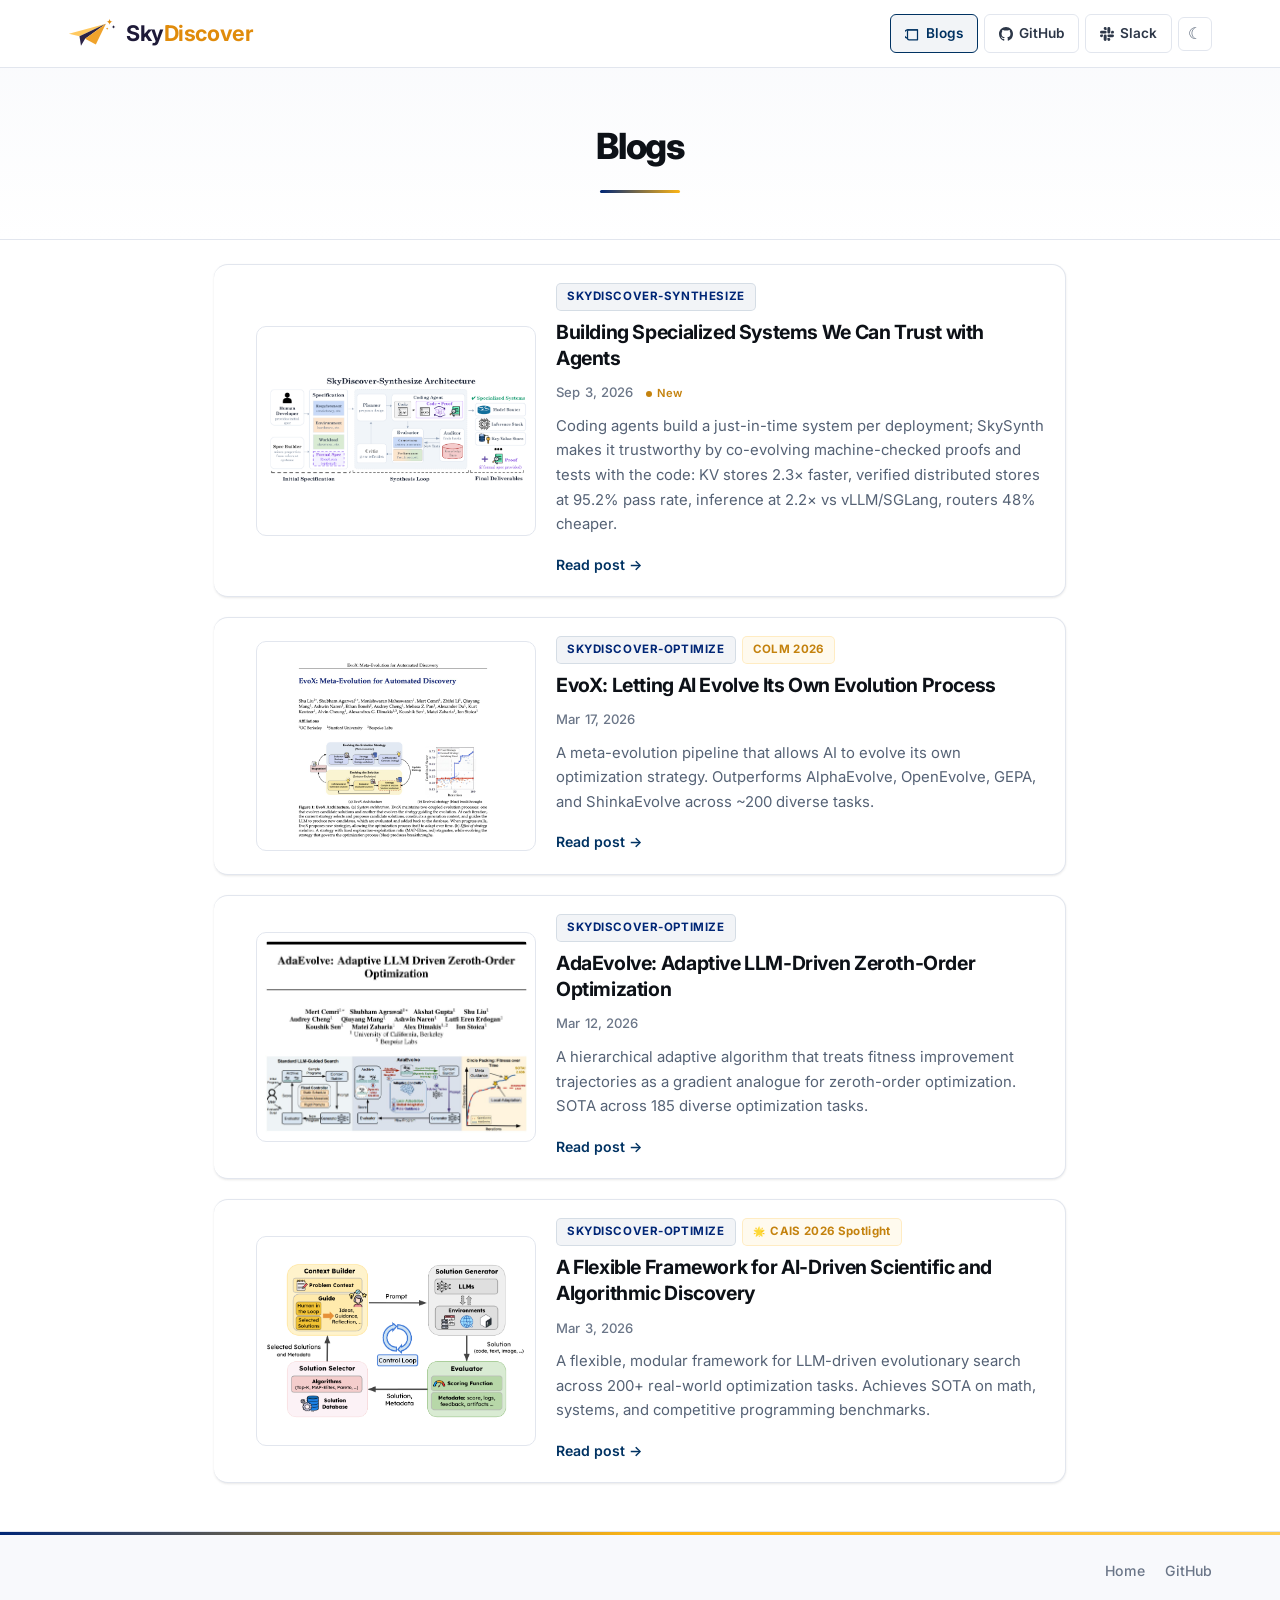
<file: blogs.html>
<!DOCTYPE html>
<html lang="en">
<head>
<meta charset="UTF-8">
<meta name="viewport" content="width=device-width, initial-scale=1.0">
<title>Blogs — SkyDiscover | UC Berkeley Sky Lab</title>
<meta name="description" content="Blog posts from the SkyDiscover project: AI-driven scientific and algorithmic discovery research from UC Berkeley Sky Lab.">
<meta name="keywords" content="SkyDiscover, blog, AI discovery, evolutionary search, LLM optimization, UC Berkeley, Sky Lab">
<meta name="robots" content="index, follow">
<link rel="canonical" href="https://skydiscover-ai.github.io/blogs.html">
<meta name="theme-color" content="#003262">
<link rel="icon" type="image/svg+xml" href="assets/logo-icon-light.svg">
<link rel="icon" type="image/png" sizes="256x256" href="assets/favicon.png">
<link rel="apple-touch-icon" href="assets/apple-touch-icon.png">
<meta property="og:title" content="Blogs — SkyDiscover">
<meta property="og:description" content="Blog posts from the SkyDiscover project. AI-driven scientific and algorithmic discovery from UC Berkeley Sky Lab.">
<meta property="og:url" content="https://skydiscover-ai.github.io/blogs.html">
<meta property="og:type" content="website">
<meta property="og:site_name" content="SkyDiscover">
<link rel="preconnect" href="https://fonts.googleapis.com">
<link rel="preconnect" href="https://fonts.gstatic.com" crossorigin>
<link href="https://fonts.googleapis.com/css2?family=Inter:wght@400;500;600;700;800;900&family=JetBrains+Mono:wght@400;500;600&display=swap" rel="stylesheet">
<link rel="stylesheet" href="style.css">
</head>
<body class="page-blogs">

<div class="progress-bar" id="progress" aria-hidden="true"></div>

<nav class="nav" id="nav">
  <div class="nav-inner">
    <a href="/" class="nav-brand"><img src="assets/logo-icon-light.svg" alt="" aria-hidden="true" class="logo-light nav-icon"><img src="assets/logo-icon-dark.svg" alt="" aria-hidden="true" class="logo-dark nav-icon"><span class="brand-text">Sky<strong>Discover</strong></span></a>
    <div class="nav-actions">
      <a href="blogs.html" class="nav-btn nav-btn--active">
        <svg viewBox="0 0 24 24" fill="none" stroke="currentColor" stroke-width="2" stroke-linecap="round" stroke-linejoin="round" style="width:15px;height:15px;" aria-hidden="true"><path d="M4 19.5A2.5 2.5 0 0 1 6.5 6H20"/><path d="M4 19.5A2.5 2.5 0 0 0 6.5 22H20V6H6.5A2.5 2.5 0 0 0 4 8.5v11z"/></svg>
        Blogs
      </a>
      <a href="https://github.com/skydiscover-ai/skydiscover" target="_blank" rel="noopener noreferrer" class="nav-btn">
        <svg viewBox="0 0 16 16" fill="currentColor" aria-hidden="true"><path d="M8 0C3.58 0 0 3.58 0 8c0 3.54 2.29 6.53 5.47 7.59.4.07.55-.17.55-.38 0-.19-.01-.82-.01-1.49-2.01.37-2.53-.49-2.69-.94-.09-.23-.48-.94-.82-1.13-.28-.15-.68-.52-.01-.53.63-.01 1.08.58 1.23.82.72 1.21 1.87.87 2.33.66.07-.52.28-.87.51-1.07-1.78-.2-3.64-.89-3.64-3.95 0-.87.31-1.59.82-2.15-.08-.2-.36-1.02.08-2.12 0 0 .67-.21 2.2.82.64-.18 1.32-.27 2-.27.68 0 1.36.09 2 .27 1.53-1.04 2.2-.82 2.2-.82.44 1.1.16 1.92.08 2.12.51.56.82 1.27.82 2.15 0 3.07-1.87 3.75-3.65 3.95.29.25.54.73.54 1.48 0 1.07-.01 1.93-.01 2.2 0 .21.15.46.55.38A8.013 8.013 0 0016 8c0-4.42-3.58-8-8-8z"/></svg>
        GitHub
      </a>
      <a href="https://join.slack.com/t/skydiscover/shared_invite/zt-495vwob7k-cVsJHhqUcCSZLMGEO5k_JQ" target="_blank" rel="noopener noreferrer" class="nav-btn">
        <svg viewBox="0 0 24 24" fill="currentColor" style="width:14px;height:14px;" aria-hidden="true"><path d="M5.042 15.165a2.528 2.528 0 0 1-2.52 2.523A2.528 2.528 0 0 1 0 15.165a2.527 2.527 0 0 1 2.522-2.52h2.52v2.52zm1.271 0a2.527 2.527 0 0 1 2.521-2.52 2.527 2.527 0 0 1 2.521 2.52v6.313A2.528 2.528 0 0 1 8.834 24a2.528 2.528 0 0 1-2.521-2.522v-6.313zM8.834 5.042a2.528 2.528 0 0 1-2.521-2.52A2.528 2.528 0 0 1 8.834 0a2.528 2.528 0 0 1 2.521 2.522v2.52H8.834zm0 1.271a2.528 2.528 0 0 1 2.521 2.521 2.528 2.528 0 0 1-2.521 2.521H2.522A2.528 2.528 0 0 1 0 8.834a2.528 2.528 0 0 1 2.522-2.521h6.312zm10.122 2.521a2.528 2.528 0 0 1 2.522-2.521A2.528 2.528 0 0 1 24 8.834a2.528 2.528 0 0 1-2.522 2.521h-2.522V8.834zm-1.268 0a2.528 2.528 0 0 1-2.523 2.521 2.527 2.527 0 0 1-2.52-2.521V2.522A2.527 2.527 0 0 1 15.165 0a2.528 2.528 0 0 1 2.523 2.522v6.312zm-2.523 10.122a2.528 2.528 0 0 1 2.523 2.522A2.528 2.528 0 0 1 15.165 24a2.527 2.527 0 0 1-2.52-2.522v-2.522h2.52zm0-1.268a2.527 2.527 0 0 1-2.52-2.523 2.526 2.526 0 0 1 2.52-2.52h6.313A2.527 2.527 0 0 1 24 15.165a2.528 2.528 0 0 1-2.522 2.523h-6.313z"/></svg>
        Slack
      </a>
      <button class="theme-toggle" id="thm" aria-label="Toggle theme">&#9790;</button>
    </div>
    <button class="nav-hamburger" id="nav-open" aria-label="Open menu"><svg viewBox="0 0 24 24"><line x1="3" y1="6" x2="21" y2="6"/><line x1="3" y1="12" x2="21" y2="12"/><line x1="3" y1="18" x2="21" y2="18"/></svg></button>
  </div>
</nav>
<div class="nav-overlay" id="nav-overlay"></div>
<div class="nav-drawer" id="nav-drawer">
  <button class="nav-drawer-close" id="nav-close" aria-label="Close menu">&times;</button>
  <a href="blogs.html" class="nav-btn nav-btn--active">Blogs</a>
  <a href="https://github.com/skydiscover-ai/skydiscover" target="_blank" rel="noopener noreferrer" class="nav-btn">GitHub</a>
  <a href="https://join.slack.com/t/skydiscover/shared_invite/zt-495vwob7k-cVsJHhqUcCSZLMGEO5k_JQ" target="_blank" rel="noopener noreferrer" class="nav-btn">Slack</a>
  <button class="theme-toggle" id="thm2" aria-label="Toggle theme">&#9790;</button>
</div>

<header class="papers-hero">
  <h1>Blogs</h1>
</header>

<section class="papers-grid">

  <!-- SkySynth Blog -->
  <a href="blog-skysynth.html" class="blog-card-link">
    <div class="paper-card">
      <div class="paper-card__accent"></div>
      <div class="paper-card__inner">
      <div class="paper-thumb">
        <img src="assets/blog-skysynth/skysynth_architecture.png" alt="SkySynth architecture: co-evolving code, proofs, and tests" loading="lazy">
      </div>
      <div class="paper-body">
        <div class="paper-tags"><span class="paper-tag paper-tag--line">SkyDiscover-Synthesize</span></div>
        <h2>Building Specialized Systems We Can Trust with Agents</h2>
        <p class="blog-card-date">Sep 3, 2026 <span class="blog-card-new">New</span></p>
        <p class="blog-card-summary">Coding agents build a just-in-time system per deployment; SkySynth makes it trustworthy by co-evolving machine-checked proofs and tests with the code: KV stores 2.3&times; faster, verified distributed stores at 95.2% pass rate, inference at 2.2&times; vs vLLM/SGLang, routers 48% cheaper.</p>
        <span class="blog-card-read">Read post &rarr;</span>
      </div>
      </div>
    </div>
  </a>

  <!-- EvoX Blog -->
  <a href="blog-evox.html" class="blog-card-link">
    <div class="paper-card">
      <div class="paper-card__accent"></div>
      <div class="paper-card__inner">
      <div class="paper-thumb">
        <img src="assets/blog-evox/paper-preview.jpeg" alt="EvoX paper: Meta-Evolution for Automated Discovery" loading="lazy">
      </div>
      <div class="paper-body">
        <div class="paper-tags"><span class="paper-tag paper-tag--line">SkyDiscover-Optimize</span><span class="conf-badge conf-badge--spotlight">COLM 2026</span></div>
        <h2>EvoX: Letting AI Evolve Its Own Evolution Process</h2>
        <p class="blog-card-date">Mar 17, 2026</p>
        <p class="blog-card-summary">A meta-evolution pipeline that allows AI to evolve its own optimization strategy. Outperforms AlphaEvolve, OpenEvolve, GEPA, and ShinkaEvolve across ~200 diverse tasks.</p>
        <span class="blog-card-read">Read post &rarr;</span>
      </div>
      </div>
    </div>
  </a>

  <!-- AdaEvolve Blog -->
  <a href="blog-adaevolve.html" class="blog-card-link">
    <div class="paper-card">
      <div class="paper-card__accent"></div>
      <div class="paper-card__inner">
      <div class="paper-thumb">
        <img src="assets/blog-adaevolve/paper-preview.jpeg" alt="AdaEvolve paper: Adaptive LLM Driven Zeroth-Order Optimization" loading="lazy">
      </div>
      <div class="paper-body">
        <div class="paper-tags"><span class="paper-tag paper-tag--line">SkyDiscover-Optimize</span></div>
        <h2>AdaEvolve: Adaptive LLM-Driven Zeroth-Order Optimization</h2>
        <p class="blog-card-date">Mar 12, 2026</p>
        <p class="blog-card-summary">A hierarchical adaptive algorithm that treats fitness improvement trajectories as a gradient analogue for zeroth-order optimization. SOTA across 185 diverse optimization tasks.</p>
        <span class="blog-card-read">Read post &rarr;</span>
      </div>
      </div>
    </div>
  </a>

  <!-- SkyDiscover Blog -->
  <a href="blog.html" class="blog-card-link">
    <div class="paper-card">
      <div class="paper-card__accent"></div>
      <div class="paper-card__inner">
      <div class="paper-thumb">
        <img src="assets/blog/evolution_search.png" alt="SkyDiscover architecture diagram" loading="lazy">
      </div>
      <div class="paper-body">
        <div class="paper-tags"><span class="paper-tag paper-tag--line">SkyDiscover-Optimize</span><span class="conf-badge conf-badge--spotlight"><span class="conf-badge__emoji">🌟</span> CAIS 2026 Spotlight</span></div>
        <h2>A Flexible Framework for AI-Driven Scientific and Algorithmic Discovery</h2>
        <p class="blog-card-date">Mar 3, 2026</p>
        <p class="blog-card-summary">A flexible, modular framework for LLM-driven evolutionary search across 200+ real-world optimization tasks. Achieves SOTA on math, systems, and competitive programming benchmarks.</p>
        <span class="blog-card-read">Read post &rarr;</span>
      </div>
      </div>
    </div>
  </a>

</section>

<footer class="footer">
  <div class="footer__bar"></div>
  <div class="footer__inner">
    <div class="footer__left"></div>
    <div class="footer__right">
      <a href="/">Home</a>
      <a href="https://github.com/skydiscover-ai/skydiscover" target="_blank" rel="noopener noreferrer">GitHub</a>
    </div>
  </div>
</footer>

<script>
// Mobile nav drawer
(function(){
  var open=document.getElementById('nav-open'),close=document.getElementById('nav-close'),
      drawer=document.getElementById('nav-drawer'),overlay=document.getElementById('nav-overlay');
  function show(){drawer.classList.add('open');overlay.classList.add('open');document.body.style.overflow='hidden';}
  function hide(){drawer.classList.remove('open');overlay.classList.remove('open');document.body.style.overflow='';}
  if(open)open.addEventListener('click',show);
  if(close)close.addEventListener('click',hide);
  if(overlay)overlay.addEventListener('click',hide);
  drawer.querySelectorAll('a').forEach(function(a){a.addEventListener('click',hide);});
})();
(function() {
  var btn = document.getElementById('thm');
  var nav = document.getElementById('nav');
  var saved = localStorage.getItem('theme');
  if (saved) { document.documentElement.setAttribute('data-theme', saved); }
  else if (window.matchMedia && window.matchMedia('(prefers-color-scheme: dark)').matches) { document.documentElement.setAttribute('data-theme', 'dark'); }
  function icon() {
    btn.innerHTML = document.documentElement.getAttribute('data-theme') === 'dark' ? '&#9788;' : '&#9790;';
  }
  icon();
  btn.addEventListener('click', function() {
    var next = document.documentElement.getAttribute('data-theme') === 'dark' ? 'light' : 'dark';
    document.documentElement.setAttribute('data-theme', next);
    localStorage.setItem('theme', next);
    icon();
  });
  var btn2=document.getElementById('thm2');
  if(btn2){btn2.innerHTML=btn.innerHTML;btn2.addEventListener('click',function(){btn.click();btn2.innerHTML=btn.innerHTML;});}

  var bar = document.getElementById('progress');
  window.addEventListener('scroll', function() {
    var h = document.documentElement.scrollHeight - window.innerHeight;
    bar.style.width = (h > 0 ? (window.scrollY / h) * 100 : 0) + '%';
    if (window.scrollY > 10) { nav.classList.add('nav--scrolled'); }
    else { nav.classList.remove('nav--scrolled'); }
  }, { passive: true });
})();
</script>
</body>
</html>
</file>
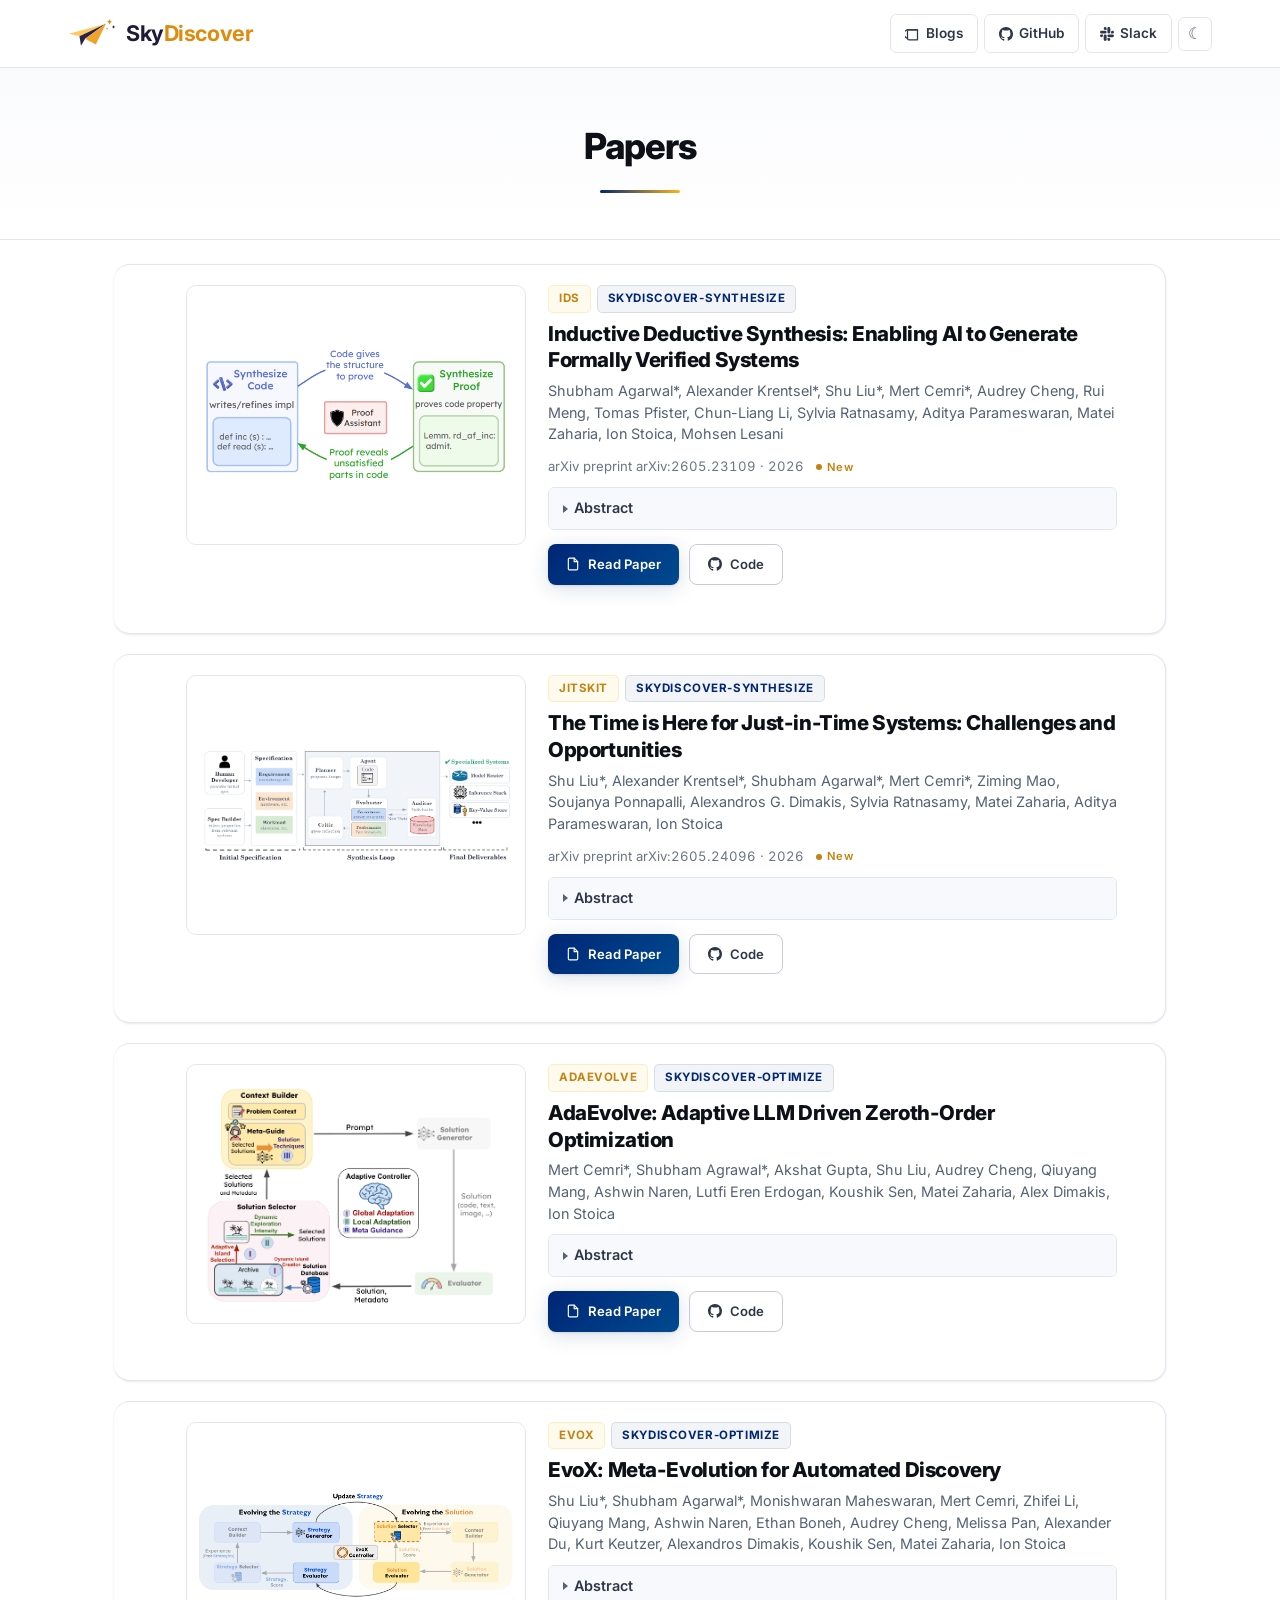
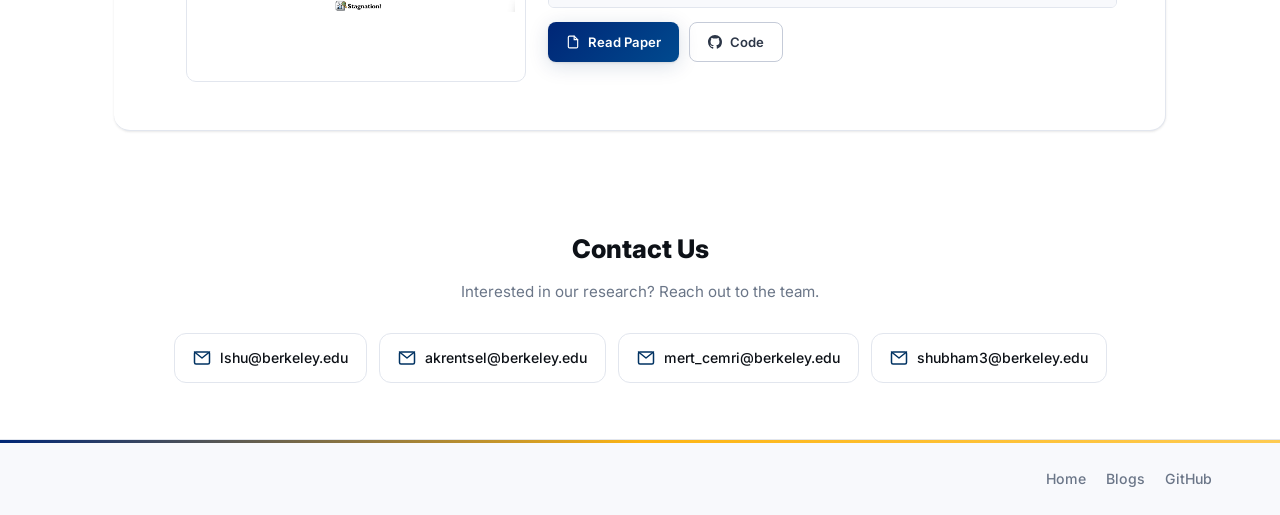
<file: papers.html>
<!DOCTYPE html>
<html lang="en">
<head>
<meta charset="UTF-8">
<meta name="viewport" content="width=device-width, initial-scale=1.0">
<title>Papers — SkyDiscover | UC Berkeley Sky Lab</title>
<meta name="description" content="Research papers from the SkyDiscover project: AdaEvolve (adaptive LLM-driven optimization) and EvoX (meta-evolving discovery strategies). From UC Berkeley Sky Lab.">
<meta name="keywords" content="SkyDiscover, AdaEvolve, EvoX, research papers, LLM optimization, evolutionary search, UC Berkeley, Sky Lab">
<meta name="robots" content="index, follow">
<link rel="canonical" href="https://skydiscover-ai.github.io/papers.html">
<meta name="theme-color" content="#003262">
<link rel="icon" type="image/svg+xml" href="assets/logo-icon-light.svg">
<link rel="icon" type="image/png" sizes="256x256" href="assets/favicon.png">
<link rel="apple-touch-icon" href="assets/apple-touch-icon.png">
<meta property="og:title" content="Papers — SkyDiscover">
<meta property="og:description" content="Research papers from the SkyDiscover project: AdaEvolve and EvoX. From UC Berkeley Sky Lab.">
<meta property="og:url" content="https://skydiscover-ai.github.io/papers.html">
<meta property="og:type" content="website">
<link rel="preconnect" href="https://fonts.googleapis.com">
<link rel="preconnect" href="https://fonts.gstatic.com" crossorigin>
<link href="https://fonts.googleapis.com/css2?family=Inter:wght@400;500;600;700;800;900&family=JetBrains+Mono:wght@400;500;600&display=swap" rel="stylesheet">
<link rel="stylesheet" href="style.css">
</head>
<body class="page-papers">

<div class="progress-bar" id="progress" aria-hidden="true"></div>

<nav class="nav" id="nav">
  <div class="nav-inner">
    <a href="/" class="nav-brand"><img src="assets/logo-icon-light.svg" alt="" aria-hidden="true" class="logo-light nav-icon"><img src="assets/logo-icon-dark.svg" alt="" aria-hidden="true" class="logo-dark nav-icon"><span class="brand-text">Sky<strong>Discover</strong></span></a>
    <div class="nav-actions">
      <a href="blogs.html" class="nav-btn">
        <svg viewBox="0 0 24 24" fill="none" stroke="currentColor" stroke-width="2" stroke-linecap="round" stroke-linejoin="round" style="width:15px;height:15px;" aria-hidden="true"><path d="M4 19.5A2.5 2.5 0 0 1 6.5 6H20"/><path d="M4 19.5A2.5 2.5 0 0 0 6.5 22H20V6H6.5A2.5 2.5 0 0 0 4 8.5v11z"/></svg>
        Blogs
      </a>
      <a href="https://github.com/skydiscover-ai/skydiscover" target="_blank" rel="noopener noreferrer" class="nav-btn">
        <svg viewBox="0 0 16 16" fill="currentColor" aria-hidden="true"><path d="M8 0C3.58 0 0 3.58 0 8c0 3.54 2.29 6.53 5.47 7.59.4.07.55-.17.55-.38 0-.19-.01-.82-.01-1.49-2.01.37-2.53-.49-2.69-.94-.09-.23-.48-.94-.82-1.13-.28-.15-.68-.52-.01-.53.63-.01 1.08.58 1.23.82.72 1.21 1.87.87 2.33.66.07-.52.28-.87.51-1.07-1.78-.2-3.64-.89-3.64-3.95 0-.87.31-1.59.82-2.15-.08-.2-.36-1.02.08-2.12 0 0 .67-.21 2.2.82.64-.18 1.32-.27 2-.27.68 0 1.36.09 2 .27 1.53-1.04 2.2-.82 2.2-.82.44 1.1.16 1.92.08 2.12.51.56.82 1.27.82 2.15 0 3.07-1.87 3.75-3.65 3.95.29.25.54.73.54 1.48 0 1.07-.01 1.93-.01 2.2 0 .21.15.46.55.38A8.013 8.013 0 0016 8c0-4.42-3.58-8-8-8z"/></svg>
        GitHub
      </a>
      <a href="https://join.slack.com/t/skydiscover/shared_invite/zt-495vwob7k-cVsJHhqUcCSZLMGEO5k_JQ" target="_blank" rel="noopener noreferrer" class="nav-btn">
        <svg viewBox="0 0 24 24" fill="currentColor" style="width:14px;height:14px;" aria-hidden="true"><path d="M5.042 15.165a2.528 2.528 0 0 1-2.52 2.523A2.528 2.528 0 0 1 0 15.165a2.527 2.527 0 0 1 2.522-2.52h2.52v2.52zm1.271 0a2.527 2.527 0 0 1 2.521-2.52 2.527 2.527 0 0 1 2.521 2.52v6.313A2.528 2.528 0 0 1 8.834 24a2.528 2.528 0 0 1-2.521-2.522v-6.313zM8.834 5.042a2.528 2.528 0 0 1-2.521-2.52A2.528 2.528 0 0 1 8.834 0a2.528 2.528 0 0 1 2.521 2.522v2.52H8.834zm0 1.271a2.528 2.528 0 0 1 2.521 2.521 2.528 2.528 0 0 1-2.521 2.521H2.522A2.528 2.528 0 0 1 0 8.834a2.528 2.528 0 0 1 2.522-2.521h6.312zm10.122 2.521a2.528 2.528 0 0 1 2.522-2.521A2.528 2.528 0 0 1 24 8.834a2.528 2.528 0 0 1-2.522 2.521h-2.522V8.834zm-1.268 0a2.528 2.528 0 0 1-2.523 2.521 2.527 2.527 0 0 1-2.52-2.521V2.522A2.527 2.527 0 0 1 15.165 0a2.528 2.528 0 0 1 2.523 2.522v6.312zm-2.523 10.122a2.528 2.528 0 0 1 2.523 2.522A2.528 2.528 0 0 1 15.165 24a2.527 2.527 0 0 1-2.52-2.522v-2.522h2.52zm0-1.268a2.527 2.527 0 0 1-2.52-2.523 2.526 2.526 0 0 1 2.52-2.52h6.313A2.527 2.527 0 0 1 24 15.165a2.528 2.528 0 0 1-2.522 2.523h-6.313z"/></svg>
        Slack
      </a>
      <button class="theme-toggle" id="thm" aria-label="Toggle theme">&#9790;</button>
    </div>
    <button class="nav-hamburger" id="nav-open" aria-label="Open menu"><svg viewBox="0 0 24 24"><line x1="3" y1="6" x2="21" y2="6"/><line x1="3" y1="12" x2="21" y2="12"/><line x1="3" y1="18" x2="21" y2="18"/></svg></button>
  </div>
</nav>
<div class="nav-overlay" id="nav-overlay"></div>
<div class="nav-drawer" id="nav-drawer">
  <button class="nav-drawer-close" id="nav-close" aria-label="Close menu">&times;</button>
  <a href="blogs.html" class="nav-btn">Blogs</a>
  <a href="https://github.com/skydiscover-ai/skydiscover" target="_blank" rel="noopener noreferrer" class="nav-btn">GitHub</a>
  <a href="https://join.slack.com/t/skydiscover/shared_invite/zt-495vwob7k-cVsJHhqUcCSZLMGEO5k_JQ" target="_blank" rel="noopener noreferrer" class="nav-btn">Slack</a>
  <button class="theme-toggle" id="thm2" aria-label="Toggle theme">&#9790;</button>
</div>

<header class="papers-hero">
  <h1>Papers</h1>
</header>

<section class="papers-grid">

  <!-- IDS (new) -->
  <div class="paper-card">
    <div class="paper-card__accent"></div>
    <div class="paper-card__inner">
    <div class="paper-thumb">
      <img src="assets/paper-ids.png" alt="Inductive Deductive Synthesis: code and proof advance jointly" loading="lazy">
    </div>
    <div class="paper-body">
      <div class="paper-tags"><span class="paper-tag">IDS</span><span class="paper-tag paper-tag--line">SkyDiscover-Synthesize</span></div>
      <h2>Inductive Deductive Synthesis: Enabling AI to Generate Formally Verified Systems</h2>
      <p class="paper-authors">Shubham Agarwal*, Alexander Krentsel*, Shu Liu*, Mert Cemri*, Audrey Cheng, Rui Meng, Tomas Pfister, Chun-Liang Li, Sylvia Ratnasamy, Aditya Parameswaran, Matei Zaharia, Ion Stoica, Mohsen Lesani</p>
      <p class="paper-meta">arXiv preprint arXiv:2605.23109 &middot; 2026 <span class="blog-card-new">New</span></p>
      <details class="paper-abstract">
        <summary>Abstract</summary>
        <div class="abstract-text">
          AI agents increasingly excel at generating, testing, and refining code, but fall short on tasks requiring formal guarantees of full coverage that testing alone cannot provide. Distributed systems are a prime example: properties such as consistency between reads and writes must hold under every possible interleaving of events. Mechanized formal verification can guarantee such correctness but typically demands months to years of expert effort. We present Inductive Deductive Synthesis (IDS), which jointly and incrementally synthesizes implementation and proof, and learns from failed attempts to systematically try promising strategies. Built as an agentic LLM system, IDS achieves 7/7 on distributed key-value-store specifications in about 6.8 hours and \$106 per spec on average&mdash;roughly 200&times; faster than expert effort&mdash;where state-of-the-art coding agents solve only 2/7, and further yields implementations up to 3&times; faster than published verified systems.
        </div>
      </details>
      <div class="paper-actions">
        <a href="https://arxiv.org/abs/2605.23109" target="_blank" rel="noopener noreferrer" class="btn btn-primary" style="padding:8px 18px;font-size:0.82rem;">
          <svg viewBox="0 0 24 24" fill="none" stroke="currentColor" stroke-width="2" stroke-linecap="round" stroke-linejoin="round" style="width:14px;height:14px;" aria-hidden="true"><path d="M14 2H6a2 2 0 0 0-2 2v16a2 2 0 0 0 2 2h12a2 2 0 0 0 2-2V8z"/><polyline points="14 2 14 8 20 8"/></svg>
          Read Paper
        </a>
        <a href="https://github.com/skydiscover-ai/skydiscover" target="_blank" rel="noopener noreferrer" class="btn btn-outline" style="padding:8px 18px;font-size:0.82rem;">
          <svg viewBox="0 0 16 16" fill="currentColor" style="width:14px;height:14px;" aria-hidden="true"><path d="M8 0C3.58 0 0 3.58 0 8c0 3.54 2.29 6.53 5.47 7.59.4.07.55-.17.55-.38 0-.19-.01-.82-.01-1.49-2.01.37-2.53-.49-2.69-.94-.09-.23-.48-.94-.82-1.13-.28-.15-.68-.52-.01-.53.63-.01 1.08.58 1.23.82.72 1.21 1.87.87 2.33.66.07-.52.28-.87.51-1.07-1.78-.2-3.64-.89-3.64-3.95 0-.87.31-1.59.82-2.15-.08-.2-.36-1.02.08-2.12 0 0 .67-.21 2.2.82.64-.18 1.32-.27 2-.27.68 0 1.36.09 2 .27 1.53-1.04 2.2-.82 2.2-.82.44 1.1.16 1.92.08 2.12.51.56.82 1.27.82 2.15 0 3.07-1.87 3.75-3.65 3.95.29.25.54.73.54 1.48 0 1.07-.01 1.93-.01 2.2 0 .21.15.46.55.38A8.013 8.013 0 0016 8c0-4.42-3.58-8-8-8z"/></svg>
          Code
        </a>
      </div>
    </div>
    </div>
  </div>

  <!-- Jitskit (new) -->
  <div class="paper-card">
    <div class="paper-card__accent"></div>
    <div class="paper-card__inner">
    <div class="paper-thumb">
      <img src="assets/paper-jitskit.png" alt="Jitskit: spec cards drive a synthesis loop producing specialized systems" loading="lazy">
    </div>
    <div class="paper-body">
      <div class="paper-tags"><span class="paper-tag">Jitskit</span><span class="paper-tag paper-tag--line">SkyDiscover-Synthesize</span></div>
      <h2>The Time is Here for Just-in-Time Systems: Challenges and Opportunities</h2>
      <p class="paper-authors">Shu Liu*, Alexander Krentsel*, Shubham Agarwal*, Mert Cemri*, Ziming Mao, Soujanya Ponnapalli, Alexandros G. Dimakis, Sylvia Ratnasamy, Matei Zaharia, Aditya Parameswaran, Ion Stoica</p>
      <p class="paper-meta">arXiv preprint arXiv:2605.24096 &middot; 2026 <span class="blog-card-new">New</span></p>
      <details class="paper-abstract">
        <summary>Abstract</summary>
        <div class="abstract-text">
          Core systems such as key-value stores take years to build, so they are designed for generality and pay a persistent performance tax in every deployment. We argue that LLM coding agents make a different approach tractable: Just-in-Time (JIT) systems, synthesized from scratch and specialized to a given environment, workload, and set of required properties. We present Jitskit, a JIT synthesis pipeline that consumes three spec cards and iteratively refines a complete implementation against an evolving test suite. On single-node key-value stores, Jitskit outperforms the best of FASTER, F2, RocksDB, and Redis on all 18 specs we tried, by up to 4.6&times;. We distill three challenges fundamental to JIT synthesis: specifications are never complete, many performance wins are correctness hacks in disguise, and the evaluator must be co-designed with the specification.
        </div>
      </details>
      <div class="paper-actions">
        <a href="https://arxiv.org/abs/2605.24096" target="_blank" rel="noopener noreferrer" class="btn btn-primary" style="padding:8px 18px;font-size:0.82rem;">
          <svg viewBox="0 0 24 24" fill="none" stroke="currentColor" stroke-width="2" stroke-linecap="round" stroke-linejoin="round" style="width:14px;height:14px;" aria-hidden="true"><path d="M14 2H6a2 2 0 0 0-2 2v16a2 2 0 0 0 2 2h12a2 2 0 0 0 2-2V8z"/><polyline points="14 2 14 8 20 8"/></svg>
          Read Paper
        </a>
        <a href="https://github.com/skydiscover-ai/skydiscover" target="_blank" rel="noopener noreferrer" class="btn btn-outline" style="padding:8px 18px;font-size:0.82rem;">
          <svg viewBox="0 0 16 16" fill="currentColor" style="width:14px;height:14px;" aria-hidden="true"><path d="M8 0C3.58 0 0 3.58 0 8c0 3.54 2.29 6.53 5.47 7.59.4.07.55-.17.55-.38 0-.19-.01-.82-.01-1.49-2.01.37-2.53-.49-2.69-.94-.09-.23-.48-.94-.82-1.13-.28-.15-.68-.52-.01-.53.63-.01 1.08.58 1.23.82.72 1.21 1.87.87 2.33.66.07-.52.28-.87.51-1.07-1.78-.2-3.64-.89-3.64-3.95 0-.87.31-1.59.82-2.15-.08-.2-.36-1.02.08-2.12 0 0 .67-.21 2.2.82.64-.18 1.32-.27 2-.27.68 0 1.36.09 2 .27 1.53-1.04 2.2-.82 2.2-.82.44 1.1.16 1.92.08 2.12.51.56.82 1.27.82 2.15 0 3.07-1.87 3.75-3.65 3.95.29.25.54.73.54 1.48 0 1.07-.01 1.93-.01 2.2 0 .21.15.46.55.38A8.013 8.013 0 0016 8c0-4.42-3.58-8-8-8z"/></svg>
          Code
        </a>
      </div>
    </div>
    </div>
  </div>

  <!-- AdaEvolve -->
  <div class="paper-card">
    <div class="paper-card__accent"></div>
    <div class="paper-card__inner">
    <div class="paper-thumb">
      <img src="assets/blog/adaEvolve.png" alt="AdaEvolve architecture diagram" loading="lazy">
    </div>
    <div class="paper-body">
      <div class="paper-tags"><span class="paper-tag">AdaEvolve</span><span class="paper-tag paper-tag--line">SkyDiscover-Optimize</span></div>
      <h2>AdaEvolve: Adaptive LLM Driven Zeroth-Order Optimization</h2>
      <p class="paper-authors">Mert Cemri*, Shubham Agrawal*, Akshat Gupta, Shu Liu, Audrey Cheng, Qiuyang Mang, Ashwin Naren, Lutfi Eren Erdogan, Koushik Sen, Matei Zaharia, Alex Dimakis, Ion Stoica</p>
      <details class="paper-abstract">
        <summary>Abstract</summary>
        <div class="abstract-text">
          The paradigm of automated program generation is shifting from one-shot generation to inference-time search, where Large Language Models (LLMs) function as semantic mutation operators within evolutionary loops. While effective, these systems are currently governed by static schedules that fail to account for the non-stationary dynamics of the search process. This rigidity results in substantial computational waste, as resources are indiscriminately allocated to stagnating populations while promising frontiers remain under-exploited. We introduce AdaEvolve, a framework that reformulates LLM-driven evolution as a hierarchical adaptive optimization problem. AdaEvolve uses an &ldquo;accumulated improvement signal&rdquo; to unify decisions across three levels: Local Adaptation, which dynamically modulates the exploration intensity within a population of solution candidates; Global Adaptation, which routes the global resource budget via bandit-based scheduling across different solution candidate populations; and Meta-Guidance which generates novel solution tactics based on the previously generated solutions and their corresponding improvements when progress stalls. We demonstrate that AdaEvolve consistently outperforms the open-sourced baselines across 185 different open-ended optimization problems including combinatorial, systems optimization and algorithm design problems.
        </div>
      </details>
      <div class="paper-actions">
        <a href="https://arxiv.org/abs/2602.20133" target="_blank" rel="noopener noreferrer" class="btn btn-primary" style="padding:8px 18px;font-size:0.82rem;">
          <svg viewBox="0 0 24 24" fill="none" stroke="currentColor" stroke-width="2" stroke-linecap="round" stroke-linejoin="round" style="width:14px;height:14px;" aria-hidden="true"><path d="M14 2H6a2 2 0 0 0-2 2v16a2 2 0 0 0 2 2h12a2 2 0 0 0 2-2V8z"/><polyline points="14 2 14 8 20 8"/></svg>
          Read Paper
        </a>
        <a href="https://github.com/skydiscover-ai/skydiscover" target="_blank" rel="noopener noreferrer" class="btn btn-outline" style="padding:8px 18px;font-size:0.82rem;">
          <svg viewBox="0 0 16 16" fill="currentColor" style="width:14px;height:14px;" aria-hidden="true"><path d="M8 0C3.58 0 0 3.58 0 8c0 3.54 2.29 6.53 5.47 7.59.4.07.55-.17.55-.38 0-.19-.01-.82-.01-1.49-2.01.37-2.53-.49-2.69-.94-.09-.23-.48-.94-.82-1.13-.28-.15-.68-.52-.01-.53.63-.01 1.08.58 1.23.82.72 1.21 1.87.87 2.33.66.07-.52.28-.87.51-1.07-1.78-.2-3.64-.89-3.64-3.95 0-.87.31-1.59.82-2.15-.08-.2-.36-1.02.08-2.12 0 0 .67-.21 2.2.82.64-.18 1.32-.27 2-.27.68 0 1.36.09 2 .27 1.53-1.04 2.2-.82 2.2-.82.44 1.1.16 1.92.08 2.12.51.56.82 1.27.82 2.15 0 3.07-1.87 3.75-3.65 3.95.29.25.54.73.54 1.48 0 1.07-.01 1.93-.01 2.2 0 .21.15.46.55.38A8.013 8.013 0 0016 8c0-4.42-3.58-8-8-8z"/></svg>
          Code
        </a>
      </div>
    </div>
    </div>
  </div>

  <!-- EvoX -->
  <div class="paper-card">
    <div class="paper-card__accent"></div>
    <div class="paper-card__inner">
    <div class="paper-thumb">
      <img src="assets/blog/evoX_new.png" alt="EvoX architecture diagram" loading="lazy">
    </div>
    <div class="paper-body">
      <div class="paper-tags"><span class="paper-tag">EvoX</span><span class="paper-tag paper-tag--line">SkyDiscover-Optimize</span></div>
      <h2>EvoX: Meta-Evolution for Automated Discovery</h2>
      <p class="paper-authors">Shu Liu*, Shubham Agarwal*, Monishwaran Maheswaran, Mert Cemri, Zhifei Li, Qiuyang Mang, Ashwin Naren, Ethan Boneh, Audrey Cheng, Melissa Pan, Alexander Du, Kurt Keutzer, Alexandros Dimakis, Koushik Sen, Matei Zaharia, Ion Stoica</p>
      <details class="paper-abstract">
        <summary>Abstract</summary>
        <div class="abstract-text">
          Recent work such as AlphaEvolve has shown that combining LLM-driven optimization with evolutionary search can effectively improve programs, prompts, and algorithms across domains. In this paradigm, previously evaluated solutions are reused to guide the model toward new candidate solutions. Crucially, the effectiveness of this evolution process depends on the search strategy: how prior solutions are selected and varied to generate new candidates. However, most existing methods rely on fixed search strategies with predefined knobs (e.g., explore&ndash;exploit ratios) that remain static throughout execution. We introduce EvoX, an adaptive evolution method that optimizes its own evolution process. EvoX jointly evolves candidate solutions and the search strategies used to generate them, continuously updating how prior solutions are selected and varied based on progress. Across nearly 200 real-world optimization tasks, EvoX outperforms existing AI-driven evolutionary methods including AlphaEvolve, OpenEvolve, GEPA, and ShinkaEvolve on the majority of tasks.
        </div>
      </details>
      <div class="paper-actions">
        <a href="https://arxiv.org/abs/2602.23413" target="_blank" rel="noopener noreferrer" class="btn btn-primary" style="padding:8px 18px;font-size:0.82rem;">
          <svg viewBox="0 0 24 24" fill="none" stroke="currentColor" stroke-width="2" stroke-linecap="round" stroke-linejoin="round" style="width:14px;height:14px;" aria-hidden="true"><path d="M14 2H6a2 2 0 0 0-2 2v16a2 2 0 0 0 2 2h12a2 2 0 0 0 2-2V8z"/><polyline points="14 2 14 8 20 8"/></svg>
          Read Paper
        </a>
        <a href="https://github.com/skydiscover-ai/skydiscover" target="_blank" rel="noopener noreferrer" class="btn btn-outline" style="padding:8px 18px;font-size:0.82rem;">
          <svg viewBox="0 0 16 16" fill="currentColor" style="width:14px;height:14px;" aria-hidden="true"><path d="M8 0C3.58 0 0 3.58 0 8c0 3.54 2.29 6.53 5.47 7.59.4.07.55-.17.55-.38 0-.19-.01-.82-.01-1.49-2.01.37-2.53-.49-2.69-.94-.09-.23-.48-.94-.82-1.13-.28-.15-.68-.52-.01-.53.63-.01 1.08.58 1.23.82.72 1.21 1.87.87 2.33.66.07-.52.28-.87.51-1.07-1.78-.2-3.64-.89-3.64-3.95 0-.87.31-1.59.82-2.15-.08-.2-.36-1.02.08-2.12 0 0 .67-.21 2.2.82.64-.18 1.32-.27 2-.27.68 0 1.36.09 2 .27 1.53-1.04 2.2-.82 2.2-.82.44 1.1.16 1.92.08 2.12.51.56.82 1.27.82 2.15 0 3.07-1.87 3.75-3.65 3.95.29.25.54.73.54 1.48 0 1.07-.01 1.93-.01 2.2 0 .21.15.46.55.38A8.013 8.013 0 0016 8c0-4.42-3.58-8-8-8z"/></svg>
          Code
        </a>
      </div>
    </div>
    </div>
  </div>

</section>

<section class="contact-section">
  <h2 class="contact-heading">Contact Us</h2>
  <p class="contact-subtext">Interested in our research? Reach out to the team.</p>
  <div class="contact-emails">
    <a href="mailto:lshu@berkeley.edu" class="contact-card">
      <svg viewBox="0 0 24 24" fill="none" stroke="currentColor" stroke-width="2" stroke-linecap="round" stroke-linejoin="round" aria-hidden="true"><rect x="2" y="4" width="20" height="16" rx="2"/><path d="M22 4l-10 8L2 4"/></svg>
      <span>lshu@berkeley.edu</span>
    </a>
    <a href="mailto:akrentsel@berkeley.edu" class="contact-card">
      <svg viewBox="0 0 24 24" fill="none" stroke="currentColor" stroke-width="2" stroke-linecap="round" stroke-linejoin="round" aria-hidden="true"><rect x="2" y="4" width="20" height="16" rx="2"/><path d="M22 4l-10 8L2 4"/></svg>
      <span>akrentsel@berkeley.edu</span>
    </a>
    <a href="mailto:mert_cemri@berkeley.edu" class="contact-card">
      <svg viewBox="0 0 24 24" fill="none" stroke="currentColor" stroke-width="2" stroke-linecap="round" stroke-linejoin="round" aria-hidden="true"><rect x="2" y="4" width="20" height="16" rx="2"/><path d="M22 4l-10 8L2 4"/></svg>
      <span>mert_cemri@berkeley.edu</span>
    </a>
    <a href="mailto:shubham3@berkeley.edu" class="contact-card">
      <svg viewBox="0 0 24 24" fill="none" stroke="currentColor" stroke-width="2" stroke-linecap="round" stroke-linejoin="round" aria-hidden="true"><rect x="2" y="4" width="20" height="16" rx="2"/><path d="M22 4l-10 8L2 4"/></svg>
      <span>shubham3@berkeley.edu</span>
    </a>
  </div>
</section>

<footer class="footer">
  <div class="footer__bar"></div>
  <div class="footer__inner">
    <div class="footer__left"></div>
    <div class="footer__right">
      <a href="/">Home</a>
      <a href="blogs.html">Blogs</a>
      <a href="https://github.com/skydiscover-ai/skydiscover" target="_blank" rel="noopener noreferrer">GitHub</a>
    </div>
  </div>
</footer>

<script>
// Mobile nav drawer
(function(){
  var open=document.getElementById('nav-open'),close=document.getElementById('nav-close'),
      drawer=document.getElementById('nav-drawer'),overlay=document.getElementById('nav-overlay');
  function show(){drawer.classList.add('open');overlay.classList.add('open');document.body.style.overflow='hidden';}
  function hide(){drawer.classList.remove('open');overlay.classList.remove('open');document.body.style.overflow='';}
  if(open)open.addEventListener('click',show);
  if(close)close.addEventListener('click',hide);
  if(overlay)overlay.addEventListener('click',hide);
  drawer.querySelectorAll('a').forEach(function(a){a.addEventListener('click',hide);});
})();
(function() {
  var btn = document.getElementById('thm');
  var nav = document.getElementById('nav');
  var saved = localStorage.getItem('theme');
  if (saved) { document.documentElement.setAttribute('data-theme', saved); }
  else if (window.matchMedia && window.matchMedia('(prefers-color-scheme: dark)').matches) { document.documentElement.setAttribute('data-theme', 'dark'); }
  function icon() {
    btn.innerHTML = document.documentElement.getAttribute('data-theme') === 'dark' ? '&#9788;' : '&#9790;';
  }
  icon();
  btn.addEventListener('click', function() {
    var next = document.documentElement.getAttribute('data-theme') === 'dark' ? 'light' : 'dark';
    document.documentElement.setAttribute('data-theme', next);
    localStorage.setItem('theme', next);
    icon();
  });
  var btn2=document.getElementById('thm2');
  if(btn2){btn2.innerHTML=btn.innerHTML;btn2.addEventListener('click',function(){btn.click();btn2.innerHTML=btn.innerHTML;});}

  var bar = document.getElementById('progress');
  window.addEventListener('scroll', function() {
    var h = document.documentElement.scrollHeight - window.innerHeight;
    bar.style.width = (h > 0 ? (window.scrollY / h) * 100 : 0) + '%';
    if (window.scrollY > 10) { nav.classList.add('nav--scrolled'); }
    else { nav.classList.remove('nav--scrolled'); }
  }, { passive: true });
})();
</script>
</body>
</html>
</file>
<file: style.css>
/* ═══════════════════════════════════════════════════════════
   SkyDiscover — UC Berkeley Sky Lab
   Professional, polished design system
   Berkeley Blue + California Gold + Modern accents
   ═══════════════════════════════════════════════════════════ */

*, *::before, *::after { margin: 0; padding: 0; box-sizing: border-box; }

:root {
  /* Berkeley Brand */
  --berkeley-blue:  #002676;
  --berkeley-deep:  #001a5c;
  --cal-gold:       #FDB515;
  --cal-gold-dark:  #C4820E;
  --cal-gold-light: #FECB52;

  /* Surfaces */
  --bg:          #ffffff;
  --bg-subtle:   #f8f9fc;
  --bg-muted:    #eef1f6;
  --bg-card:     #ffffff;
  --bg-code:     #f4f6fa;
  --bg-nav:      rgba(255, 255, 255, 0.92);

  /* Borders */
  --border:      #e2e6ee;
  --border-hover:#c5cbd8;

  /* Text */
  --text:        #0d1117;
  --text-2:      #2d3748;
  --text-3:      #556275;
  --text-muted:  #6b7688;

  /* Semantic */
  --accent:        #003262;
  --accent-hover:  #004a8f;
  --accent-soft:   rgba(0, 50, 98, 0.05);
  --accent-border: rgba(0, 50, 98, 0.12);
  --gold-soft:     rgba(253, 181, 21, 0.07);
  --gold-border:   rgba(253, 181, 21, 0.20);

  /* Palette */
  --blue:   #1d4ed8;
  --green:  #047857;
  --purple: #6d28d9;
  --red:    #b91c1c;
  --teal:   #0d9488;
  --indigo: #4338ca;

  /* Elevation */
  --shadow-xs:   0 1px 2px rgba(0,0,0,0.04);
  --shadow-sm:   0 1px 3px rgba(0,0,0,0.06), 0 1px 2px rgba(0,0,0,0.04);
  --shadow-md:   0 4px 16px rgba(0,0,0,0.08), 0 2px 4px rgba(0,0,0,0.04);
  --shadow-lg:   0 12px 32px rgba(0,0,0,0.10), 0 4px 8px rgba(0,0,0,0.05);
  --shadow-xl:   0 20px 48px rgba(0,0,0,0.12), 0 8px 16px rgba(0,0,0,0.06);
  --shadow-gold: 0 4px 20px rgba(253,181,21,0.18);
  --shadow-blue: 0 4px 20px rgba(0,50,98,0.15);

  /* Radii */
  --r-xs:  4px;
  --r-sm:  6px;
  --r-md:  10px;
  --r-lg:  14px;
  --r-xl:  20px;

  /* Layout */
  --max-w:     1200px;
  --content-w: 960px;
  --nav-h:     68px;

  /* Type */
  --sans: 'Inter', -apple-system, BlinkMacSystemFont, 'Segoe UI', system-ui, sans-serif;
  --mono: 'JetBrains Mono', 'SF Mono', 'Fira Code', monospace;

  color-scheme: light;
}

/* ── Dark Theme ─────────────────────────────────────────── */
[data-theme="dark"] {
  --bg:          #0a0f1e;
  --bg-subtle:   #0e1528;
  --bg-muted:    #141c32;
  --bg-card:     #111a2e;
  --bg-code:     #0f1726;
  --bg-nav:      rgba(10, 15, 30, 0.90);

  --border:      rgba(255,255,255,0.08);
  --border-hover:rgba(255,255,255,0.14);

  --text:        #f1f5f9;
  --text-2:      #c2cad8;
  --text-3:      #8494a7;
  --text-muted:  #7a8a9e;

  --accent:        #004AAE;
  --accent-hover:  #1a6ec7;
  --accent-soft:   rgba(0,74,174,0.10);
  --accent-border: rgba(0,74,174,0.20);
  --gold-soft:     rgba(255,195,27,0.08);
  --gold-border:   rgba(255,195,27,0.18);

  --blue:   #60a5fa;
  --green:  #34d399;
  --purple: #a78bfa;
  --red:    #f87171;
  --teal:   #2dd4bf;
  --indigo: #818cf8;

  --shadow-xs:   0 1px 2px rgba(0,0,0,0.2);
  --shadow-sm:   0 1px 3px rgba(0,0,0,0.3);
  --shadow-md:   0 4px 16px rgba(0,0,0,0.3);
  --shadow-lg:   0 12px 32px rgba(0,0,0,0.35);
  --shadow-xl:   0 20px 48px rgba(0,0,0,0.4);
  --shadow-gold: 0 4px 20px rgba(255,195,27,0.12);
  --shadow-blue: 0 4px 20px rgba(0,74,174,0.15);

  color-scheme: dark;
}

/* ── Base ───────────────────────────────────────────────── */
html {
  scroll-behavior: smooth;
  -webkit-font-smoothing: antialiased;
  -moz-osx-font-smoothing: grayscale;
}

body {
  font-family: var(--sans);
  background: var(--bg);
  color: var(--text);
  line-height: 1.72;
  overflow-x: hidden;
  transition: background 0.4s ease, color 0.4s ease;
  min-height: 100vh;
}

a { color: var(--accent); text-decoration: none; transition: color 0.2s; }
a:hover { color: var(--accent-hover); }
/* Dark mode: the blue links are hard to read on the dark background, so use the brand gold. */
[data-theme="dark"] a { color: var(--cal-gold); }
[data-theme="dark"] a:hover { color: var(--cal-gold-light); }
img { max-width: 100%; height: auto; display: block; }
::selection { background: rgba(0,50,98,0.14); }
[data-theme="dark"] ::selection { background: rgba(255,195,27,0.18); }

/* ── Progress Bar ───────────────────────────────────────── */
.progress-bar {
  position: fixed; top: 0; left: 0;
  height: 2px; width: 0%;
  background: linear-gradient(90deg, var(--berkeley-blue), var(--cal-gold));
  z-index: 200; pointer-events: none;
}
[data-theme="dark"] .progress-bar {
  background: linear-gradient(90deg, var(--cal-gold), var(--cal-gold-light));
}

/* ── Navigation ─────────────────────────────────────────── */
.nav {
  position: fixed; top: 0; left: 0; right: 0; z-index: 100;
  height: var(--nav-h);
  background: var(--bg-nav);
  backdrop-filter: blur(24px) saturate(1.8);
  -webkit-backdrop-filter: blur(24px) saturate(1.8);
  border-bottom: 1px solid var(--border);
  transition: background 0.4s, border-color 0.4s, box-shadow 0.4s;
}
.nav.nav--scrolled {
  box-shadow: 0 1px 12px rgba(0,0,0,0.06);
}
[data-theme="dark"] .nav.nav--scrolled {
  box-shadow: 0 1px 12px rgba(0,0,0,0.25);
}
.nav-inner {
  max-width: var(--max-w); margin: 0 auto;
  padding: 0 28px; height: 100%;
  display: flex; align-items: center; justify-content: space-between;
}

/* Brand */
.nav-brand {
  display: inline-flex; align-items: center; gap: 10px;
  color: var(--text); transition: opacity 0.2s;
  white-space: nowrap;
}
.nav-brand:hover { opacity: 0.85; color: var(--text); }
.nav-brand img {
  height: 30px; width: auto;
  object-fit: contain; flex-shrink: 0;
}
.brand-text {
  font-size: 1.35rem; font-weight: 700;
  letter-spacing: -0.02em;
  color: #1E1A38;
}
.brand-text strong {
  font-weight: 700; color: #E08B0B;
}
[data-theme="dark"] .brand-text { color: #F7F3E9; }
[data-theme="dark"] .brand-text strong { color: #F0A32B; }

/* Theme-aware logo variants (site toggles data-theme, so no media query) */
.logo-dark { display: none; }
[data-theme="dark"] .logo-light { display: none; }
[data-theme="dark"] .logo-dark { display: inline-block; }

/* Brand text inside headings */
h1 .brand-text, h2 .brand-text {
  font-size: inherit; font-weight: inherit;
  letter-spacing: inherit;
}
h1 .brand-text strong, h2 .brand-text strong {
  font-weight: inherit;
}

.nav-actions { display: flex; gap: 6px; align-items: center; }

.theme-toggle {
  width: 34px; height: 34px; border-radius: var(--r-sm);
  border: 1px solid var(--border); background: transparent;
  cursor: pointer; display: flex; align-items: center; justify-content: center;
  color: var(--text-3); font-size: 1rem; transition: all 0.2s;
}
.theme-toggle:hover {
  border-color: var(--cal-gold); color: var(--cal-gold); background: var(--gold-soft);
}

.nav-btn {
  display: inline-flex; align-items: center; gap: 6px;
  padding: 7px 14px; border-radius: var(--r-sm);
  font-size: 0.85rem; font-weight: 600; font-family: var(--sans);
  border: 1px solid var(--border); color: var(--text-2);
  background: transparent; transition: all 0.2s ease;
}
.nav-btn:hover {
  border-color: var(--accent); color: var(--accent); background: var(--accent-soft);
  transform: translateY(-1px);
}
.nav-btn svg { width: 14px; height: 14px; }

/* ── Hero (Blog/Papers) ────────────────────────────────── */
.hero {
  padding: calc(var(--nav-h) + 52px) 32px 44px;
  text-align: center;
  background: var(--bg);
  border-bottom: 1px solid var(--border);
  position: relative;
}
.page-blog .hero {
  background: linear-gradient(160deg, rgba(0,38,118,0.035) 0%, rgba(253,181,21,0.025) 60%, var(--bg) 100%);
  border-bottom: 1px solid var(--border);
}
[data-theme="dark"] .page-blog .hero {
  background: linear-gradient(160deg, rgba(0,74,174,0.12) 0%, rgba(255,195,27,0.04) 60%, var(--bg) 100%);
}
.hero-content {
  max-width: 820px; margin: 0 auto;
}

.hero-badge {
  display: inline-flex; align-items: center; gap: 5px;
  padding: 4px 12px; border-radius: 20px;
  font-size: 0.7rem; font-weight: 700;
  text-transform: uppercase; letter-spacing: 0.08em;
  background: rgba(0,38,118,0.06); color: #002676;
  border: 1px solid rgba(0,38,118,0.15);
  margin-bottom: 20px;
  text-decoration: none; transition: all 0.2s;
}
.hero-badge:hover {
  background: rgba(0,38,118,0.1); color: #002676;
}
[data-theme="dark"] .hero-badge {
  background: rgba(0,74,174,0.12); color: #004AAE;
  border-color: rgba(0,74,174,0.25);
}

.hero h1 {
  font-size: clamp(2.1rem, 4.8vw, 3rem);
  font-weight: 800; line-height: 1.12;
  letter-spacing: -0.03em;
  color: var(--text); margin-bottom: 18px;
  text-wrap: balance;
}

.hero-date {
  font-size: 1rem; color: var(--text-muted); font-weight: 400;
  margin-bottom: 0; letter-spacing: 0.01em;
}

.authors {
  display: flex; flex-wrap: wrap; gap: 2px 10px;
  justify-content: center; margin-top: 12px;
}
.author { font-size: 1.1rem; color: var(--text-3); white-space: nowrap; }
.author a { color: inherit; text-decoration: none; }
.author a:hover { color: #002676; text-decoration: underline; }
[data-theme="dark"] .author a:hover { color: var(--cal-gold); }
.author.lead { color: var(--text-3); font-weight: 400; font-size: 1.1rem; }
.author sup { font-size: 0.5em; color: var(--text-muted); margin-left: 1px; vertical-align: super; }
.affiliations {
  font-size: 1.05rem; color: var(--text-muted); margin-top: 6px;
  letter-spacing: 0.01em;
}

.hero-actions {
  display: flex; gap: 10px; justify-content: center;
  flex-wrap: wrap; margin-top: 22px;
}

/* ── Buttons ────────────────────────────────────────────── */
.btn {
  display: inline-flex; align-items: center; gap: 8px;
  padding: 10px 22px; border-radius: 8px;
  font-size: 0.95rem; font-weight: 600;
  font-family: var(--sans); cursor: pointer;
  border: none; transition: all 0.25s; text-decoration: none;
  position: relative; overflow: hidden;
}
.btn svg { width: 16px; height: 16px; flex-shrink: 0; }

.btn-primary {
  background: linear-gradient(135deg, var(--berkeley-blue) 0%, #004a8f 100%);
  color: #fff;
  box-shadow: var(--shadow-sm), var(--shadow-blue);
}
.btn-primary:hover {
  background: linear-gradient(135deg, #004a8f 0%, var(--berkeley-deep) 100%);
  color: #fff;
  transform: translateY(-2px);
  box-shadow: var(--shadow-md), 0 6px 24px rgba(0,50,98,0.2);
}
.btn-primary:active { transform: translateY(0); }
[data-theme="dark"] .btn-primary {
  background: linear-gradient(135deg, var(--cal-gold) 0%, #e5a300 100%);
  color: #0f172a;
  box-shadow: var(--shadow-sm), var(--shadow-gold);
}
[data-theme="dark"] .btn-primary:hover {
  background: linear-gradient(135deg, var(--cal-gold-light) 0%, var(--cal-gold) 100%);
  box-shadow: var(--shadow-md), 0 6px 24px rgba(255,195,27,0.25);
}

.btn-outline {
  background: transparent; color: var(--text-2);
  border: 1.5px solid var(--border-hover);
}
.btn-outline:hover {
  border-color: var(--accent); color: var(--accent);
  background: var(--accent-soft);
  transform: translateY(-2px); box-shadow: var(--shadow-sm);
}
.btn-outline:active { transform: translateY(0); box-shadow: none; }

.btn-ghost {
  background: transparent; color: var(--text-3);
  border: none; padding: 8px 16px;
}
.btn-ghost:hover {
  color: var(--accent); background: var(--accent-soft);
}

/* ── Article ────────────────────────────────────────────── */
.article {
  max-width: 860px;
  margin: 0 auto;
  padding: 48px 40px 100px;
  font-size: 1.0625rem;
  color: rgb(55, 53, 47);
}
[data-theme="dark"] .article { color: var(--text-2); }

.article h2 {
  margin-top: 2.4rem; margin-bottom: 12px;
  font-size: clamp(1.8rem, 3.2vw, 2.1rem); font-weight: 700;
  letter-spacing: -0.025em; color: #002676;
  line-height: 1.18;
  scroll-margin-top: 90px;
}
[data-theme="dark"] .article h2 { color: #004AAE; }

.article h4 {
  margin-top: 1.6rem; margin-bottom: 6px;
  font-size: 1.38rem; font-weight: 600;
  color: rgb(37, 36, 33); letter-spacing: -0.015em;
  line-height: 1.3;
}
[data-theme="dark"] .article h4 { color: var(--text); }

.article h3 {
  margin-top: 1.8rem; margin-bottom: 8px;
  font-size: 1.8rem; font-weight: 600;
  color: rgb(37, 36, 33); letter-spacing: -0.02em;
  line-height: 1.28;
  scroll-margin-top: 90px;
}
[data-theme="dark"] .article h3 { color: var(--text); }

/* Category headers */
.category-header {
  margin-top: 40px; margin-bottom: 10px;
  font-size: 1.4rem; font-weight: 700;
  letter-spacing: 0.02em;
  color: var(--text-muted);
  padding: 0 0 10px;
  border-bottom: 1px solid var(--border);
  display: flex; align-items: center; gap: 8px;
}
.category-header::before { display: none; }
[data-theme="dark"] .category-header { color: var(--text-3); }

.article p {
  line-height: 1.65; margin-top: 0.6em; margin-bottom: 0.6em;
  overflow-wrap: break-word;
}
[data-theme="dark"] .article p { color: var(--text-2); }
.article strong { color: inherit; font-weight: 600; }

.article ul, .article ol { padding-left: 1.7em; margin-block-start: 0.6em; margin-block-end: 0.6em; }
.article li {
  line-height: 1.65; margin-bottom: 4px;
  padding-left: 0.1em;
}
[data-theme="dark"] .article li { color: var(--text-2); }
.article li strong { color: inherit; }
.article li::marker { color: rgb(55, 53, 47); }
[data-theme="dark"] .article li::marker { color: var(--text-3); }

.article code {
  font-family: var(--mono); font-size: 85%;
  padding: 0.2em 0.4em; border-radius: 3px;
  background: rgba(135, 131, 120, 0.15); color: #eb5757;
  border: none; font-weight: 400;
}
[data-theme="dark"] .article code {
  background: rgba(255,255,255,0.08); color: #FF9080;
}
.code-block code, .code-toggle code {
  background: none; color: inherit;
  padding: 0; border-radius: 0; font-size: inherit;
}

.article a {
  text-decoration: underline;
  text-underline-offset: 3px;
  text-decoration-color: var(--border-hover);
}
.article a:hover { text-decoration-color: var(--accent); }

/* ── Callout ────────────────────────────────────────────── */
.callout {
  padding: 1rem 1.25rem;
  border-radius: 10px;
  margin: 1.5em 0;
  background: rgb(255, 253, 243);
  border: none;
  border-left: 4px solid rgba(220, 180, 40, 0.4);
  box-shadow: 0 1px 4px rgba(0, 0, 0, 0.03);
  transition: background 0.3s;
}
[data-theme="dark"] .callout {
  background: rgba(255, 195, 27, 0.13);
  border-left: 4px solid rgba(255, 195, 27, 0.35);
  box-shadow: 0 1px 4px rgba(0, 0, 0, 0.08);
}
.callout p { margin: 0; font-size: 1.0625rem; line-height: 1.65; color: rgb(30, 28, 25); }
[data-theme="dark"] .callout p { color: #e8d9a8; }
.callout p + p { margin-top: 0.5em; }
.callout ul { margin-block-start: 0.5em; margin-block-end: 0; padding-left: 1.7em; }
.callout li { font-size: 1.0625rem; line-height: 1.65; margin-bottom: 5px; color: rgb(30, 28, 25); }
[data-theme="dark"] .callout li { color: #e8d9a8; }
.callout strong { font-weight: 700; color: rgb(10, 9, 7); }
[data-theme="dark"] .callout strong { color: #FFC31B; }
/* flex-layout callouts: inner div resets so ul aligns with p text */
.callout > div > p + p { margin-top: 0.5em; }
.callout > div > ul { padding-left: 1.4em; }

.callout--blue {
  background: rgba(0, 124, 215, 0.094);
}
[data-theme="dark"] .callout--blue {
  background: rgba(96,165,250,0.1);
}
.callout--red {
  background: rgba(223, 22, 0, 0.094);
}
[data-theme="dark"] .callout--red {
  background: rgba(248,113,113,0.1);
}

/* ── Table of Contents Sidebar ──────────────────────────── */
.toc {
  display: none;
}
@media (min-width: 1340px) {
  .toc {
    display: block;
    position: fixed;
    top: 120px;
    left: calc(50% - 620px);
    width: 170px;
    z-index: 50;
    opacity: 0;
    pointer-events: none;
    transition: opacity 0.3s ease;
  }
  .toc.visible {
    opacity: 1;
    pointer-events: auto;
  }
  .toc ul {
    list-style: none;
    margin: 0;
    padding: 0;
    border-left: 1.5px solid var(--border);
  }
  .toc li {
    margin: 0;
  }
  .toc ul ul {
    border-left: none;
    padding: 0;
    margin: 0;
  }
  .toc ul ul a {
    padding-left: 24px;
    font-size: 0.72rem;
    font-weight: 400;
    opacity: 0.75;
  }
  .toc ul ul a:hover { opacity: 1; }
  .toc ul ul a.active { opacity: 1; }
  .toc a {
    display: block;
    padding: 5px 0 5px 14px;
    font-size: 0.78rem;
    font-weight: 450;
    color: var(--text-muted);
    text-decoration: none;
    line-height: 1.35;
    transition: color 0.15s, border-color 0.15s;
    border-left: 2px solid transparent;
    margin-left: -1.5px;
  }
  .toc a:hover {
    color: var(--text);
  }
  .toc a.active {
    color: #002676;
    font-weight: 600;
    border-left-color: #002676;
  }
  [data-theme="dark"] .toc a.active {
    color: #FDB515;
    border-left-color: #FDB515;
  }
  .page-blog .article {
    margin-left: calc(50% - 390px);
    margin-right: auto;
  }
}

/* ── Tags ───────────────────────────────────────────────── */
.tag {
  display: inline-block; padding: 3px 10px; border-radius: 5px;
  font-size: 0.76rem; font-weight: 700;
  text-transform: uppercase; letter-spacing: 0.05em;
}
.tag--accent  { background: var(--accent-soft); color: var(--accent); border: 1px solid var(--accent-border); }
.tag--blue    { background: rgba(29,78,216,0.06); color: var(--blue); border: 1px solid rgba(29,78,216,0.12); }
.tag--green   { background: rgba(4,120,87,0.06); color: var(--green); border: 1px solid rgba(4,120,87,0.12); }
.tag--purple  { background: rgba(109,40,217,0.06); color: var(--purple); border: 1px solid rgba(109,40,217,0.12); }
.tag--red     { background: rgba(185,28,28,0.06); color: var(--red); border: 1px solid rgba(185,28,28,0.12); }
.tag--gold    { background: var(--gold-soft); color: var(--cal-gold-dark); border: 1px solid var(--gold-border); }

[data-theme="dark"] .tag--accent { background: var(--gold-soft); color: var(--cal-gold); border-color: var(--gold-border); }
[data-theme="dark"] .tag--blue   { background: rgba(96,165,250,0.08); color: var(--blue); border-color: rgba(96,165,250,0.15); }
[data-theme="dark"] .tag--green  { background: rgba(52,211,153,0.08); color: var(--green); border-color: rgba(52,211,153,0.15); }
[data-theme="dark"] .tag--purple { background: rgba(167,139,250,0.08); color: var(--purple); border-color: rgba(167,139,250,0.15); }
[data-theme="dark"] .tag--red    { background: rgba(248,113,113,0.08); color: var(--red); border-color: rgba(248,113,113,0.15); }
[data-theme="dark"] .tag--gold   { color: var(--cal-gold); }

/* ── Figures ────────────────────────────────────────────── */
.figure {
  margin: 36px auto; border-radius: 8px;
  overflow: hidden; max-width: 84%;
}

.figure__img {
  display: flex; align-items: center; justify-content: center;
}
.figure__img img {
  border-radius: 6px; max-width: 100%; height: auto;
  box-shadow: 0 1px 6px rgba(0,0,0,0.06);
  border: 1px solid var(--border);
}
[data-theme="dark"] .figure__img img { box-shadow: 0 2px 8px rgba(0,0,0,0.22); }
.figure__img--flush { padding: 0; }
.figure__img--flush img { border-radius: 0; }

.figure__caption {
  font-size: 85%; color: var(--text-muted);
  text-align: center; padding: 8px 16px 0;
  line-height: 1.4; opacity: 0.7;
  max-width: 100%;
}
.figure__caption strong { font-weight: 600; }

/* Table figures */
.figure--table { max-width: 100%; }
.figure--table .figure__img img {
  border-radius: 4px; border: 1px solid var(--border);
  box-shadow: 0 2px 10px rgba(0,0,0,0.05);
}
[data-theme="dark"] .figure--table .figure__img img { box-shadow: 0 2px 10px rgba(0,0,0,0.2); }

/* Case study figures */
.cs-figure { max-width: 70%; margin: 16px auto; }
.cs-figure .figure__img img { max-width: 100%; height: auto; }

/* ── Case Studies ───────────────────────────────────────── */
.case-study {
  margin: 22px 0; padding: 24px;
  border-radius: var(--r-lg); border: 1px solid var(--border);
  background: var(--bg-card); box-shadow: var(--shadow-sm);
  transition: box-shadow 0.3s, transform 0.3s, border-color 0.3s;
}
.case-study:hover {
  box-shadow: var(--shadow-md);
  border-color: var(--border-hover);
  transform: translateY(-2px);
}
.case-study { font-size: 1.0625rem; color: rgb(55, 53, 47); line-height: 1.65; }
.case-study p { font-size: 1.0625rem; color: rgb(55, 53, 47); line-height: 1.65; margin-top: 0.6em; margin-bottom: 0.6em; }
[data-theme="dark"] .case-study { color: var(--text-2); }
[data-theme="dark"] .case-study p { color: var(--text-2); }
.case-study h3 { margin-top: 8px; margin-bottom: 10px; font-size: 1.35rem; }
details.case-study { cursor: default; }
details.case-study > summary {
  font-size: 1.35rem; font-weight: 600;
  color: rgb(37, 36, 33); letter-spacing: -0.015em;
  cursor: pointer; list-style: none;
  display: flex; align-items: center; gap: 10px;
  margin-bottom: 10px;
}
details.case-study > summary::-webkit-details-marker { display: none; }
details.case-study > summary::before {
  content: '';
  display: inline-block; width: 0; height: 0;
  border-left: 6px solid var(--cal-gold);
  border-top: 5px solid transparent;
  border-bottom: 5px solid transparent;
  transition: transform 0.2s; flex-shrink: 0;
}
details.case-study[open] > summary::before { transform: rotate(90deg); }
[data-theme="dark"] details.case-study > summary { color: var(--text); }

/* ── Paragraph Toggle (Problem/Result expand) ──────────── */
details.para-toggle {
  margin: 0.6em 0;
}
details.para-toggle summary {
  font-size: 1.0625rem; font-weight: 400; color: rgb(55, 53, 47); line-height: 1.65;
  cursor: pointer; list-style: none;
  display: block;
}
details.para-toggle summary::-webkit-details-marker { display: none; }
details.para-toggle summary::marker { content: ''; display: none; }
details.para-toggle summary > strong:first-child::before {
  content: '▶'; font-size: 0.55em; color: var(--cal-gold-dark);
  margin-right: 5px; vertical-align: 0.15em;
  display: inline-block; transition: transform 0.2s;
}
details.para-toggle[open] summary > strong:first-child::before {
  transform: rotate(90deg);
}
details.para-toggle p {
  font-size: 1.0625rem; color: rgb(55, 53, 47); line-height: 1.65;
  margin-top: 0.5em; margin-bottom: 0.5em;
}
[data-theme="dark"] details.para-toggle summary { color: var(--text-2); }
[data-theme="dark"] details.para-toggle p { color: var(--text-2); }
[data-theme="dark"] details.para-toggle summary > strong:first-child::before { color: var(--accent); }

.metric {
  display: inline-flex; align-items: baseline; gap: 10px;
  padding: 8px 14px; border-radius: var(--r-sm);
  background: rgba(4,120,87,0.05); border: 1px solid rgba(4,120,87,0.10);
  margin: 12px 0 6px;
}
[data-theme="dark"] .metric {
  background: rgba(52,211,153,0.06); border-color: rgba(52,211,153,0.12);
}
.metric__value {
  font-size: 1.15rem; font-weight: 700; color: var(--green);
  letter-spacing: -0.01em;
}
.metric__label { font-size: 0.85rem; color: var(--text-3); font-weight: 500; }

/* ── Code Block ─────────────────────────────────────────── */
.code-block {
  margin: 24px 0; border-radius: 8px;
  overflow: hidden; border: 1px solid var(--border);
  background: #F7F6F3; position: relative;
  box-shadow: none;
}
[data-theme="dark"] .code-block { background: var(--bg-code); }
.code-block::before {
  content: var(--code-label, 'python'); position: absolute; top: 0; right: 0;
  padding: 4px 12px; font-size: 0.58rem; font-weight: 700;
  font-family: var(--mono); color: var(--text-muted);
  text-transform: uppercase; letter-spacing: 0.07em;
  background: rgba(0,0,0,0.04); border-bottom-left-radius: 5px;
}
[data-theme="dark"] .code-block::before { background: rgba(255,255,255,0.05); }
.code-block pre {
  padding: 22px 24px; font-family: var(--mono);
  font-size: 0.87rem; line-height: 1.75;
  overflow-x: auto; color: var(--text-2);
}
.code-block .copy-btn {
  position: absolute; top: 0; left: 0;
  padding: 5px 14px; font-size: 0.6rem; font-weight: 700;
  font-family: var(--mono); color: var(--text-muted);
  background: var(--border); border: none; cursor: pointer;
  border-bottom-right-radius: var(--r-sm);
  transition: all 0.2s; letter-spacing: 0.06em;
}
.code-block .copy-btn:hover { color: var(--accent); background: var(--bg-muted); }
[data-theme="dark"] .code-block .copy-btn { background: rgba(255,255,255,0.06); }
.code-block .copy-btn.copied { color: var(--green); }

/* ── CTA ────────────────────────────────────────────────── */
.cta {
  margin: 48px auto 0; padding: 36px 32px;
  max-width: 720px;
  border-radius: var(--r-lg); text-align: center;
  background: var(--bg-subtle);
  border: 1px solid var(--border);
  border-top: 3px solid var(--cal-gold);
  position: relative; overflow: hidden;
  box-shadow: var(--shadow-sm);
}
.cta::before { display: none; }
[data-theme="dark"] .cta {
  background: var(--bg-card); border: 1px solid var(--border);
}
.cta h3 {
  font-size: 1.2rem; font-weight: 700;
  margin-bottom: 8px; color: var(--text); position: relative;
}
[data-theme="dark"] .cta h3 { color: var(--cal-gold); }
.cta p {
  font-size: 0.98rem; color: var(--text-2);
  margin-bottom: 16px; position: relative;
}
[data-theme="dark"] .cta p { color: var(--text-2); }
.cta .btn-primary {
  background: linear-gradient(135deg, var(--berkeley-blue), #004a8f);
  color: #fff; font-weight: 700; box-shadow: var(--shadow-sm);
}
.cta .btn-primary:hover {
  background: linear-gradient(135deg, #004a8f, var(--berkeley-deep));
  box-shadow: var(--shadow-md); transform: translateY(-1px);
}
[data-theme="dark"] .cta .btn-primary {
  background: linear-gradient(135deg, var(--cal-gold), #e5a300);
  color: #0f172a;
}

/* CTA List */
.cta-list {
  text-align: left; display: inline-block;
  list-style: none; padding-left: 0;
  font-size: 1.0rem; line-height: 1.8;
  margin-bottom: 18px;
}
.cta-list li {
  color: var(--text-2);
  margin-bottom: 5px; padding-left: 18px; position: relative;
}
.cta-list li::before {
  content: '\2022'; position: absolute; left: 0;
  color: var(--cal-gold-dark); font-weight: 700;
}
.cta-list li strong { color: var(--text); font-weight: 700; }
[data-theme="dark"] .cta-list li { color: var(--text-2); }
[data-theme="dark"] .cta-list li strong { color: var(--cal-gold); }

/* ── Collapsible Code Sections ──────────────────────────── */
details.code-toggle {
  margin: 16px 0; border-radius: var(--r-md);
  border: 1px solid var(--border); overflow: hidden;
  box-shadow: 0 1px 2px rgba(0,0,0,0.03);
}
details.code-toggle summary {
  padding: 12px 18px; cursor: pointer;
  font-size: 0.94rem; font-weight: 600; color: var(--text-2);
  background: var(--bg-subtle); user-select: none;
  display: flex; align-items: center; gap: 8px;
  transition: background 0.2s;
  list-style: none;
}
details.code-toggle summary::-webkit-details-marker { display: none; }
details.code-toggle summary::before {
  content: ''; display: inline-block;
  width: 0; height: 0;
  border-left: 5px solid var(--text-3); border-top: 4px solid transparent;
  border-bottom: 4px solid transparent;
  transition: transform 0.2s;
}
details.code-toggle[open] summary::before { transform: rotate(90deg); }
details.code-toggle summary:hover { background: var(--bg-muted); }
details.code-toggle .code-inner {
  padding: 0; border-top: 1px solid var(--border);
}
details.code-toggle pre {
  padding: 18px 20px; font-family: var(--mono);
  font-size: 0.86rem; line-height: 1.7;
  overflow-x: auto; color: var(--text-2);
  background: var(--bg-code); margin: 0;
  max-height: 500px;
}

/* ── Video ──────────────────────────────────────────────── */
.video-container {
  margin: 20px auto; border-radius: var(--r-lg);
  overflow: hidden; border: 1px solid var(--border);
  box-shadow: var(--shadow-md);
  max-width: 800px;
}
.video-container video {
  width: 100%; height: auto; display: block;
}

/* ── GIF Animation ──────────────────────────────────────── */
.gif-container {
  margin: 36px auto; border-radius: 8px;
  overflow: hidden; max-width: 84%;
}
.gif-container img {
  border-radius: 6px; max-width: 100%; height: auto; display: block;
  box-shadow: 0 1px 6px rgba(0,0,0,0.06);
  border: 1px solid var(--border);
}
[data-theme="dark"] .gif-container img { box-shadow: 0 2px 8px rgba(0,0,0,0.22); }
.gif-caption {
  font-size: 85%; color: var(--text-muted);
  text-align: center; padding: 8px 16px 0;
  line-height: 1.4; opacity: 0.7;
}

/* ── Acknowledgments ────────────────────────────────────── */
.acknowledgments {
  margin-top: 36px; font-size: 0.88rem;
  color: var(--text-muted); text-align: center; line-height: 1.6;
}

/* ── Footer ─────────────────────────────────────────────── */
.footer {
  border-top: 1px solid var(--border);
  background: var(--bg-subtle);
  transition: background 0.4s;
}
.footer__bar {
  width: 100%; height: 3px;
  background: linear-gradient(90deg, var(--berkeley-blue) 0%, var(--cal-gold) 50%, var(--cal-gold-light) 100%);
}
[data-theme="dark"] .footer__bar {
  background: linear-gradient(90deg, #1e3a5f 0%, var(--cal-gold) 50%, var(--cal-gold-light) 100%);
}
.footer__inner {
  max-width: var(--max-w); margin: 0 auto;
  padding: 24px 28px;
  display: flex; justify-content: space-between;
  align-items: center; flex-wrap: wrap; gap: 12px;
}
.footer__left { font-size: 0.88rem; color: var(--text-muted); }
.footer__left a { color: var(--text-muted); }
.footer__left a:hover { color: var(--accent); }
.footer__right { display: flex; gap: 20px; }
.footer__right a {
  font-size: 0.88rem; color: var(--text-muted); transition: color 0.2s;
  font-weight: 500;
}
.footer__right a:hover { color: var(--accent); }

/* ── Contact Section ────────────────────────────────────── */
.contact-section {
  max-width: 1040px;
  margin: 0 auto;
  padding: 48px 28px 56px;
  text-align: center;
}
.contact-heading {
  font-size: 1.6rem;
  font-weight: 800;
  color: var(--text);
  margin-bottom: 8px;
}
.contact-subtext {
  font-size: 0.95rem;
  color: var(--text-muted);
  margin-bottom: 28px;
}
.contact-emails {
  display: flex;
  flex-wrap: wrap;
  justify-content: center;
  gap: 12px;
}
.contact-card {
  display: inline-flex;
  align-items: center;
  white-space: nowrap;
  gap: 9px;
  padding: 12px 18px;
  border-radius: 12px;
  border: 1px solid var(--border);
  background: var(--bg-card);
  color: var(--text);
  font-size: 0.88rem;
  font-weight: 500;
  text-decoration: none;
  transition: border-color 0.2s, box-shadow 0.2s, transform 0.18s;
}
.contact-card svg {
  width: 18px;
  height: 18px;
  flex-shrink: 0;
  color: var(--accent, var(--berkeley-blue));
}
.contact-card:hover {
  border-color: var(--accent, var(--berkeley-blue));
  box-shadow: 0 4px 16px rgba(0,38,118,0.10);
  transform: translateY(-2px);
}
@media (max-width: 600px) {
  .contact-emails { flex-direction: column; align-items: center; }
  .contact-card { width: 100%; max-width: 320px; justify-content: center; }
}
/* Keep all contact cards on one line on desktop */
@media (min-width: 1100px) {
  .contact-emails { flex-wrap: nowrap; }
}

/* ── Scroll Reveal ──────────────────────────────────────── */
.reveal {
  opacity: 0; transform: translateY(18px);
  transition: opacity 0.5s ease, transform 0.5s ease;
}
.reveal.visible { opacity: 1; transform: translateY(0); }

.reveal-stagger > .reveal:nth-child(1) { transition-delay: 0s; }
.reveal-stagger > .reveal:nth-child(2) { transition-delay: 0.06s; }
.reveal-stagger > .reveal:nth-child(3) { transition-delay: 0.06s; }
.reveal-stagger > .reveal:nth-child(4) { transition-delay: 0.12s; }
.reveal-stagger > .reveal:nth-child(5) { transition-delay: 0.18s; }

/* ── Focus ──────────────────────────────────────────────── */
:focus-visible {
  outline: 2px solid var(--cal-gold);
  outline-offset: 2px;
  border-radius: 3px;
}
[data-theme="dark"] :focus-visible { outline-color: var(--cal-gold); }

/* ── Papers Page ───────────────────────────────────────── */
.papers-hero {
  padding: calc(var(--nav-h) + 48px) 24px 40px;
  text-align: center;
  background: linear-gradient(180deg, var(--bg-subtle) 0%, var(--bg) 100%);
  border-bottom: 1px solid var(--border);
}
.papers-hero h1 {
  font-size: clamp(1.7rem, 3.4vw, 2.25rem);
  font-weight: 800; letter-spacing: -0.03em;
  color: var(--text); margin-bottom: 6px;
}
.papers-hero h1::after {
  content: ''; display: block;
  width: 80px; height: 3px; margin: 12px auto 0;
  background: linear-gradient(90deg, var(--berkeley-blue), var(--cal-gold));
  border-radius: 2px;
}
[data-theme="dark"] .papers-hero h1::after {
  background: linear-gradient(90deg, var(--cal-gold), var(--cal-gold-light));
}
.papers-hero p { font-size: 1.04rem; color: var(--text-3); }

.papers-grid {
  max-width: var(--content-w);
  margin: 0 auto;
  padding: 24px 24px 48px;
  display: flex; flex-direction: column; gap: 20px;
}

.paper-card {
  display: flex; gap: 24px;
  padding: 28px; border-radius: var(--r-lg);
  border: 1px solid var(--border);
  background: var(--bg-card);
  box-shadow: var(--shadow-sm);
  transition: box-shadow 0.3s, border-color 0.3s, transform 0.3s;
  border-left: 3px solid var(--cal-gold);
}
.paper-card:hover {
  box-shadow: var(--shadow-md);
  border-color: var(--border-hover);
  border-left-color: var(--cal-gold);
  transform: translateY(-2px);
}

.paper-thumb {
  flex-shrink: 0; width: 340px; height: 260px;
  border-radius: var(--r-md); overflow: hidden;
  border: 1px solid var(--border);
  background: #fff;
  display: flex; align-items: center; justify-content: center;
  padding: 10px;
}
[data-theme="dark"] .paper-thumb { background: rgba(255,255,255,0.06); }
.paper-thumb img {
  width: 100%; height: 100%;
  object-fit: contain;
  border-radius: 4px;
}

.paper-body { flex: 1; min-width: 0; }
.paper-body h2 {
  font-size: 1.28rem; font-weight: 800;
  letter-spacing: -0.02em; color: var(--text);
  margin-bottom: 6px; line-height: 1.3;
}
.paper-authors {
  font-size: 0.9rem; color: var(--text-3);
  line-height: 1.5; margin-bottom: 10px;
}

.paper-abstract {
  margin: 10px 0 14px; border-radius: var(--r-sm);
  border: 1px solid var(--border); overflow: hidden;
}
.paper-abstract summary {
  padding: 8px 14px; cursor: pointer;
  font-size: 0.9rem; font-weight: 600; color: var(--text-2);
  background: var(--bg-subtle); user-select: none;
  display: flex; align-items: center; gap: 6px;
  list-style: none; transition: background 0.2s;
}
.paper-abstract summary::-webkit-details-marker { display: none; }
.paper-abstract summary::before {
  content: ''; display: inline-block;
  width: 0; height: 0;
  border-left: 5px solid var(--text-3);
  border-top: 4px solid transparent;
  border-bottom: 4px solid transparent;
  transition: transform 0.2s;
}
.paper-abstract[open] summary::before { transform: rotate(90deg); }
.paper-abstract summary:hover { background: var(--bg-muted); }
.paper-abstract .abstract-text {
  padding: 14px 18px; font-size: 0.92rem;
  color: var(--text-2); line-height: 1.7;
  border-top: 1px solid var(--border);
  max-height: 260px;
  overflow-y: auto;
}

.paper-actions { display: flex; gap: 10px; flex-wrap: wrap; }

/* ── Nav Active State ──────────────────────────────────── */
.nav-btn--active {
  border-color: var(--accent);
  color: var(--accent);
  background: var(--accent-soft);
  pointer-events: none;
}
.nav-btn--active.nav-btn--back {
  pointer-events: auto;
}
.nav-btn--active.nav-btn--back:hover {
  border-color: var(--accent-hover);
  color: var(--accent-hover);
  background: var(--accent-soft);
  transform: translateY(-1px);
}
[data-theme="dark"] .nav-btn--active {
  border-color: var(--cal-gold);
  color: var(--cal-gold);
  background: var(--gold-soft);
}

/* ══════════════════════════════════════════════════════════
   LANDING PAGE
   ══════════════════════════════════════════════════════════ */
.page-landing {
  background: var(--bg);
  display: flex;
  flex-direction: column;
  min-height: 100vh;
}
.page-landing .landing-hero-wrap {
  flex: 1;
  display: flex;
  align-items: center;
}

/* ── Hero Background Pattern ────────────────────────────── */
.landing-hero-wrap {
  position: relative;
  overflow: hidden;
  background: linear-gradient(180deg, var(--bg-subtle) 0%, var(--bg) 100%);
  border-bottom: 1px solid var(--border);
}
.landing-hero-wrap::before {
  content: '';
  position: absolute;
  top: -50%; left: -50%;
  width: 200%; height: 200%;
  background:
    radial-gradient(ellipse 600px 400px at 20% 30%, rgba(0,50,98,0.04) 0%, transparent 70%),
    radial-gradient(ellipse 500px 350px at 80% 40%, rgba(253,181,21,0.03) 0%, transparent 70%),
    radial-gradient(ellipse 300px 300px at 50% 80%, rgba(0,50,98,0.02) 0%, transparent 70%);
  pointer-events: none;
  animation: hero-drift 20s ease-in-out infinite alternate;
}
[data-theme="dark"] .landing-hero-wrap {
  background: linear-gradient(180deg, var(--bg-subtle) 0%, var(--bg) 100%);
}
[data-theme="dark"] .landing-hero-wrap::before {
  background:
    radial-gradient(ellipse 600px 400px at 20% 30%, rgba(0,74,174,0.06) 0%, transparent 70%),
    radial-gradient(ellipse 500px 350px at 80% 40%, rgba(255,195,27,0.04) 0%, transparent 70%),
    radial-gradient(ellipse 300px 300px at 50% 80%, rgba(0,74,174,0.03) 0%, transparent 70%);
}
@keyframes hero-drift {
  0% { transform: translate(0, 0); }
  100% { transform: translate(2%, 1%); }
}

/* Subtle grid pattern */
.landing-hero-wrap::after {
  content: '';
  position: absolute;
  inset: 0;
  background-image:
    linear-gradient(var(--border) 1px, transparent 1px),
    linear-gradient(90deg, var(--border) 1px, transparent 1px);
  background-size: 64px 64px;
  opacity: 0.3;
  pointer-events: none;
  mask-image: radial-gradient(ellipse 70% 60% at 50% 40%, black 20%, transparent 80%);
  -webkit-mask-image: radial-gradient(ellipse 70% 60% at 50% 40%, black 20%, transparent 80%);
}
[data-theme="dark"] .landing-hero-wrap::after { opacity: 0.15; }

.landing {
  max-width: 900px;
  margin: 0 auto;
  width: 100%;
  padding: calc(var(--nav-h) + 16px) 28px 24px;
  position: relative;
  z-index: 1;
}

.landing-hero {
  text-align: center;
  margin-bottom: 0;
}

.landing-logo {
  width: 300px; height: 188px;
  margin: 0 auto 12px;
  object-fit: contain;
  animation: landing-float 6s ease-in-out infinite;
  filter: drop-shadow(0 8px 24px rgba(0,50,98,0.12));
}
[data-theme="dark"] .landing-logo {
  filter: drop-shadow(0 8px 24px rgba(255,195,27,0.15));
}
@keyframes landing-float {
  0%, 100% { transform: translateY(0); }
  50% { transform: translateY(-8px); }
}

/* ── Logo sparkles ────────────────────────────────────── */
.logo-constellation {
  position: relative;
  width: 340px; max-width: 100%; height: 280px;
  margin: 0 auto 4px;
  display: flex;
  align-items: center; justify-content: center;
}
.logo-constellation .landing-logo {
  margin: 0;
  position: relative;
  z-index: 1;
}

.spark {
  position: absolute;
  pointer-events: none;
  z-index: 2;
  animation: twinkle var(--dur, 4s) ease-in-out infinite;
  animation-delay: var(--delay, 0s);
}

/* Cross rays */
.spark::before,
.spark::after {
  content: '';
  position: absolute;
  top: 50%; left: 50%;
  transform: translate(-50%, -50%);
  border-radius: 0.5px;
}
.spark::before {
  width: var(--ray, 18px); height: var(--thick, 1.2px);
  background: linear-gradient(90deg, transparent, var(--glow) 35%, var(--core) 50%, var(--glow) 65%, transparent);
}
.spark::after {
  width: var(--thick, 1.2px); height: var(--ray, 18px);
  background: linear-gradient(180deg, transparent, var(--glow) 35%, var(--core) 50%, var(--glow) 65%, transparent);
}

/* Shared glow colors */
.spark {
  --glow: rgba(253,195,50,0.65);
  --core: rgba(255,248,220,0.95);
  --thick: 1.2px;
}

/* ─ Hero star: the main discovery star ─ */
.spark--hero {
  --ray: 44px; --thick: 2px;
  --dur: 6s; --delay: 0s;
  --glow: rgba(253,200,50,0.75);
  --core: rgba(255,252,240,1);
}
/* Diagonal rays on the hero star */
.spark--hero-diag {
  position: absolute;
  pointer-events: none;
  z-index: 2;
}

/* ─ Large ─ */
.spark--lg {
  --ray: 26px; --thick: 1.4px; --dur: 5.2s; --delay: 1.4s;
}
/* ─ Medium ─ */
.spark--md {
  --ray: 16px; --dur: 4.2s; --delay: 0.8s;
}
/* ─ Small ─ */
.spark--sm {
  --ray: 10px; --dur: 3.6s;
}
.spark--sm:nth-child(odd)  { --delay: 0.4s; }
.spark--sm:nth-child(even) { --delay: 2.2s; }

/* ─ Tiny dust ─ */
.spark--xs {
  --ray: 5px; --dur: 3s;
}
.spark--xs:nth-child(3n)   { --delay: 1.6s; }
.spark--xs:nth-child(3n+1) { --delay: 0.2s; }
.spark--xs:nth-child(3n+2) { --delay: 2.8s; }

@keyframes twinkle {
  0%, 100% { opacity: 0.08; transform: scale(0.6); }
  40% { opacity: 1; transform: scale(1.05); }
  60% { opacity: 0.9; transform: scale(1); }
}

/* Dark mode — slightly brighter, cooler tone */
[data-theme="dark"] .spark {
  --glow: rgba(255,195,27,0.55);
  --core: rgba(255,250,230,0.92);
}
[data-theme="dark"] .spark--hero {
  --glow: rgba(255,195,27,0.7);
  --core: rgba(255,252,240,1);
}

.landing-title {
  font-size: clamp(2.8rem, 6.2vw, 4rem);
  font-weight: 900;
  letter-spacing: -0.035em;
  line-height: 1.08;
  margin-bottom: 14px;
}
.landing-title .brand-text {
  font-size: inherit;
  font-weight: inherit;
  letter-spacing: inherit;
}

.landing-subtitle {
  font-size: 1.3rem;
  color: var(--text-3);
  max-width: 540px;
  margin: 0 auto 10px;
  line-height: 1.6;
  font-weight: 400;
}

.landing-affiliation {
  font-size: 1.0rem;
  color: var(--text-muted);
  margin-bottom: 28px;
  font-weight: 500;
}
.landing-affiliation a {
  color: var(--text-muted);
  text-decoration: underline;
  text-underline-offset: 3px;
  text-decoration-color: var(--border-hover);
}
.landing-affiliation a:hover {
  color: var(--accent);
  text-decoration-color: var(--accent);
}

.landing-actions {
  display: flex;
  gap: 10px;
  justify-content: center;
  flex-wrap: wrap;
}

/* ── Stat Highlights ──────────────────────────────────── */
.landing-highlights {
  display: grid;
  grid-template-columns: repeat(3, 1fr);
  gap: 16px;
  margin-bottom: 48px;
}

.highlight-card {
  text-align: center;
  padding: 30px 20px;
  border-radius: var(--r-lg);
  border: 1px solid var(--border);
  background: var(--bg-card);
  box-shadow: var(--shadow-sm);
  transition: box-shadow 0.3s, border-color 0.3s, transform 0.3s;
  position: relative;
  overflow: hidden;
}
.highlight-card::before {
  content: '';
  position: absolute;
  top: 0; left: 0; right: 0;
  height: 3px;
  background: linear-gradient(90deg, var(--berkeley-blue), var(--cal-gold));
  transform: scaleX(0);
  transform-origin: left;
  transition: transform 0.4s cubic-bezier(0.4, 0, 0.2, 1);
}
[data-theme="dark"] .highlight-card::before {
  background: linear-gradient(90deg, var(--cal-gold), var(--cal-gold-light));
}
.highlight-card:hover::before { transform: scaleX(1); }
.highlight-card:hover {
  box-shadow: var(--shadow-lg);
  border-color: var(--border-hover);
  transform: translateY(-4px);
}

.highlight-card__value {
  display: block;
  font-size: 2.2rem;
  font-weight: 900;
  letter-spacing: -0.03em;
  background: linear-gradient(135deg, var(--berkeley-blue) 20%, var(--cal-gold-dark) 80%);
  -webkit-background-clip: text;
  -webkit-text-fill-color: transparent;
  background-clip: text;
  margin-bottom: 8px;
  line-height: 1;
}
[data-theme="dark"] .highlight-card__value {
  background: linear-gradient(135deg, var(--cal-gold) 20%, var(--cal-gold-light) 80%);
  -webkit-background-clip: text;
  background-clip: text;
}

.highlight-card__label {
  display: block;
  font-size: 0.84rem;
  color: var(--text-3);
  line-height: 1.4;
  font-weight: 500;
}

/* ── About Section ────────────────────────────────────── */
.landing-about {
  margin-bottom: 56px;
  text-align: center;
}
.landing-about p {
  font-size: 1.04rem;
  color: var(--text-2);
  line-height: 1.75;
  max-width: 680px;
  margin: 0 auto;
}

/* ── Feature Cards ────────────────────────────────────── */
.landing-features {
  display: grid;
  grid-template-columns: repeat(2, 1fr);
  gap: 16px;
  margin-bottom: 56px;
}

.feature-card {
  padding: 24px;
  border-radius: var(--r-lg);
  border: 1px solid var(--border);
  background: var(--bg-card);
  box-shadow: var(--shadow-xs);
  transition: box-shadow 0.3s, border-color 0.3s, transform 0.3s;
  position: relative;
}
.feature-card::after {
  content: '';
  position: absolute;
  bottom: 0; left: 16px; right: 16px;
  height: 2px;
  background: linear-gradient(90deg, var(--berkeley-blue), var(--cal-gold));
  border-radius: 2px;
  opacity: 0;
  transition: opacity 0.3s;
}
[data-theme="dark"] .feature-card::after {
  background: linear-gradient(90deg, var(--cal-gold), var(--cal-gold-light));
}
.feature-card:hover::after { opacity: 1; }
.feature-card:hover {
  box-shadow: var(--shadow-md);
  border-color: var(--border-hover);
  transform: translateY(-3px);
}

.feature-card__icon {
  width: 40px; height: 40px;
  border-radius: var(--r-md);
  display: flex; align-items: center; justify-content: center;
  margin-bottom: 14px;
  font-size: 1.3rem;
}
.feature-card__icon--blue {
  background: rgba(29,78,216,0.08);
  color: var(--blue);
}
[data-theme="dark"] .feature-card__icon--blue {
  background: rgba(96,165,250,0.1);
}
.feature-card__icon--gold {
  background: rgba(253,181,21,0.1);
  color: var(--cal-gold-dark);
}
[data-theme="dark"] .feature-card__icon--gold {
  color: var(--cal-gold);
}
.feature-card__icon--green {
  background: rgba(4,120,87,0.08);
  color: var(--green);
}
[data-theme="dark"] .feature-card__icon--green {
  background: rgba(52,211,153,0.1);
}
.feature-card__icon--purple {
  background: rgba(109,40,217,0.08);
  color: var(--purple);
}
[data-theme="dark"] .feature-card__icon--purple {
  background: rgba(167,139,250,0.1);
}

.feature-card__title {
  font-size: 0.95rem;
  font-weight: 700;
  color: var(--text);
  margin-bottom: 6px;
  letter-spacing: -0.01em;
}

.feature-card__desc {
  font-size: 0.88rem;
  color: var(--text-3);
  line-height: 1.55;
}

/* ── Team ─────────────────────────────────────────────── */
.landing-team {
  text-align: center;
  padding: 36px 0 0;
  border-top: 1px solid var(--border);
}

.landing-team__heading {
  font-size: 0.76rem;
  font-weight: 700;
  color: var(--text-muted);
  text-transform: uppercase;
  letter-spacing: 0.12em;
  margin-bottom: 20px;
  position: relative;
}
.landing-team__heading::after {
  content: '';
  display: block;
  width: 72px; height: 2px;
  margin: 10px auto 0;
  background: linear-gradient(90deg, var(--berkeley-blue), var(--cal-gold));
  border-radius: 2px;
}
[data-theme="dark"] .landing-team__heading::after {
  background: linear-gradient(90deg, var(--cal-gold), var(--cal-gold-light));
}

.landing-team__list {
  display: flex;
  flex-wrap: wrap;
  gap: 4px 16px;
  justify-content: center;
  margin-bottom: 12px;
}

.landing-author {
  font-size: 0.9rem;
  color: var(--text-3);
  white-space: nowrap;
}
.landing-author a {
  color: inherit;
  text-decoration: none;
  transition: color 0.2s;
}
.landing-author a:hover {
  color: var(--accent);
}

.landing-author--lead {
  color: var(--text);
  font-weight: 600;
}

.landing-team__note {
  font-size: 0.8rem;
  color: var(--text-muted);
}

/* ── Blog Page ────────────────────────────────────────── */
.page-blog .article h2 {
  padding-left: 0;
  border-bottom: none;
  position: static;
}
.page-blog .article h2::before {
  display: none;
}
.page-blog .article {
  padding-top: 40px;
}

/* ── Collapsible Category Sections ─────────────────────── */
details.category-toggle {
  margin: 12px 0 28px;
  border-radius: var(--r-lg);
  border: 1px solid var(--border);
  overflow: hidden;
  box-shadow: var(--shadow-sm);
}
details.category-toggle summary {
  padding: 16px 22px;
  cursor: pointer;
  font-size: 1rem;
  font-weight: 700;
  color: var(--text);
  background: var(--bg-subtle);
  user-select: none;
  display: flex;
  align-items: center;
  gap: 10px;
  list-style: none;
  transition: background 0.2s;
}
details.category-toggle summary::-webkit-details-marker { display: none; }
details.category-toggle summary::before {
  content: '';
  display: inline-block;
  width: 0; height: 0;
  border-left: 6px solid var(--cal-gold);
  border-top: 5px solid transparent;
  border-bottom: 5px solid transparent;
  transition: transform 0.2s;
  flex-shrink: 0;
}
details.category-toggle[open] summary::before { transform: rotate(90deg); }
details.category-toggle summary:hover { background: var(--bg-muted); }
details.category-toggle summary .category-toggle__count {
  font-size: 0.78rem;
  font-weight: 600;
  color: var(--text-muted);
  background: var(--bg-muted);
  padding: 2px 9px;
  border-radius: 50px;
  margin-left: auto;
}
details.category-toggle .category-toggle__body {
  padding: 8px 22px 22px;
  border-top: 1px solid var(--border);
}

/* ── Papers Page Enhancements ──────────────────────────── */
.page-papers .papers-grid {
  max-width: 1100px;
  gap: 20px;
}

.page-papers .paper-card {
  border-radius: 16px;
  overflow: hidden;
  position: relative;
  border-left: none;
  padding-top: 0;
}

.paper-card__accent {
  height: 3px;
  background: linear-gradient(90deg, var(--berkeley-blue), var(--cal-gold));
  border-radius: 16px 16px 0 0;
}
[data-theme="dark"] .paper-card__accent {
  background: linear-gradient(90deg, var(--cal-gold), var(--cal-gold-light));
}

.paper-card__inner {
  padding: 20px;
  display: flex;
  gap: 22px;
}

.page-papers .paper-card:hover {
  border-left: none;
  transform: translateY(-3px);
}

.paper-tag {
  display: inline-block;
  padding: 3px 10px;
  border-radius: 5px;
  font-size: 0.72rem;
  font-weight: 700;
  text-transform: uppercase;
  letter-spacing: 0.05em;
  background: var(--gold-soft);
  color: var(--cal-gold-dark);
  border: 1px solid var(--gold-border);
  margin-bottom: 8px;
}
[data-theme="dark"] .paper-tag {
  color: var(--cal-gold);
}

/* ── Tables ────────────────────────────────────────────────── */
.table-wrap {
  margin: 20px 0 28px;
  overflow-x: auto;
  border-radius: var(--r-md);
  border: 1px solid var(--border);
}
.table-wrap table {
  width: 100%;
  border-collapse: collapse;
  font-size: 0.92rem;
  line-height: 1.55;
}
.table-wrap th,
.table-wrap td {
  padding: 10px 16px;
  text-align: left;
  border-bottom: 1px solid var(--border);
}
.table-wrap th {
  font-weight: 700;
  font-size: 0.85rem;
  text-transform: uppercase;
  letter-spacing: 0.03em;
  color: var(--text-2);
  background: var(--bg-subtle);
}
.table-wrap td {
  color: var(--text);
}
.table-wrap tbody tr:last-child td {
  border-bottom: none;
}
.table-wrap tbody tr:first-child {
  background: var(--gold-soft);
}
.table-wrap tbody tr:nth-child(even):not(:first-child) {
  background: var(--bg-subtle);
}
.table-wrap--plain tbody tr:first-child {
  background: none;
}
.table-wrap--plain tbody tr:nth-child(even) {
  background: var(--bg-subtle);
}
.table-wrap tbody tr:hover {
  background: var(--accent-soft);
}
[data-theme="dark"] .table-wrap tbody tr:first-child {
  background: rgba(253, 181, 21, 0.08);
}
[data-theme="dark"] .table-wrap tbody tr:nth-child(even):not(:first-child) {
  background: rgba(255,255,255,0.04);
}
[data-theme="dark"] .table-wrap--plain tbody tr:first-child {
  background: none;
}
[data-theme="dark"] .table-wrap--plain tbody tr:nth-child(even) {
  background: rgba(255,255,255,0.04);
}
[data-theme="dark"] .table-wrap tbody tr:hover {
  background: rgba(255,255,255,0.05);
}

/* ── Side-by-Side Figures ─────────────────────────────────── */
.figure-pair {
  margin: 28px auto;
  max-width: 100%;
  border: 1px solid var(--border);
  border-radius: var(--r-lg);
  background: var(--bg-card);
  overflow: hidden;
  box-shadow: var(--shadow-sm);
}
.figure-pair__items {
  display: grid;
  grid-template-columns: 1fr 1fr;
  gap: 0;
}
.figure-pair__item {
  display: flex;
  align-items: center;
  justify-content: center;
  padding: 16px;
  background: #fff;
}
[data-theme="dark"] .figure-pair__item {
  background: rgba(255,255,255,0.04);
}
.figure-pair__item + .figure-pair__item {
  border-left: 1px solid var(--border);
}
.figure-pair__item img {
  width: 100%;
  height: auto;
  display: block;
  border-radius: 4px;
}
.figure-pair .figure__caption {
  padding: 12px 18px;
  border-top: 1px solid var(--border);
  font-size: 0.9rem;
  color: var(--text-3);
  line-height: 1.5;
  background: var(--bg-subtle);
}
@media (max-width: 768px) {
  .figure-pair__items {
    grid-template-columns: 1fr;
  }
  .figure-pair__item + .figure-pair__item {
    border-left: none;
    border-top: 1px solid var(--border);
  }
}

/* ── KaTeX Overrides ──────────────────────────────────────── */
.katex-display {
  margin: 24px 0;
  overflow-x: auto;
  overflow-y: hidden;
}
.katex { font-size: 1.15em; }

/* ── Blogs Page ───────────────────────────────────────────── */
.page-blogs .papers-grid {
  max-width: 900px;
  gap: 20px;
}

.page-blogs .paper-card {
  border-radius: 14px;
  overflow: hidden;
  position: relative;
  border-left: none;
  padding: 0;
}

.page-blogs .paper-card:hover {
  border-left: none;
  transform: translateY(-3px);
}

.page-blogs .paper-card__inner {
  padding: 18px;
  gap: 20px;
  align-items: center;
}

.page-blogs .paper-thumb {
  width: 280px;
  height: 210px;
  padding: 8px;
}

.blog-card-link {
  text-decoration: none;
  color: inherit;
  display: block;
}
.blog-card-link:hover { text-decoration: none; }
.blog-card-link:hover .blog-card-read {
  color: var(--accent-hover);
}

.page-blogs .paper-body h2 {
  font-size: 1.22rem;
  font-weight: 700;
  line-height: 1.35;
  margin-bottom: 10px;
}

.blog-card-date {
  font-size: 0.82rem;
  color: var(--text-muted);
  margin-bottom: 10px;
  font-weight: 500;
  letter-spacing: 0.01em;
}

.blog-card-summary {
  font-size: 0.93rem;
  color: var(--text-3);
  line-height: 1.65;
  margin: 0 0 14px;
}

.blog-card-new {
  display: inline-flex;
  align-items: center;
  gap: 5px;
  font-size: 0.7rem;
  font-weight: 600;
  letter-spacing: 0.03em;
  color: var(--cal-gold-dark);
  margin-left: 8px;
  vertical-align: middle;
}
.blog-card-new::before {
  content: '';
  width: 6px;
  height: 6px;
  border-radius: 50%;
  background: var(--cal-gold-dark);
  animation: pulse-dot 2s ease-in-out infinite;
}
@keyframes pulse-dot {
  0%, 100% { opacity: 1; box-shadow: 0 0 0 0 rgba(196, 130, 14, 0.4); }
  50% { opacity: 0.8; box-shadow: 0 0 0 4px rgba(196, 130, 14, 0); }
}
[data-theme="dark"] .blog-card-new {
  color: var(--cal-gold);
}
[data-theme="dark"] .blog-card-new::before {
  background: var(--cal-gold);
}

/* Conference / spotlight badges on blog cards */
.conf-badge {
  display: inline-block;
  padding: 3px 10px;
  border-radius: 5px;
  font-size: 0.72rem;
  font-weight: 700;
  letter-spacing: 0.03em;
  background: rgba(0, 50, 98, 0.08);
  color: #003262;
  border: 1px solid rgba(0, 50, 98, 0.2);
}
.conf-badge--spotlight {
  background: var(--gold-soft);
  color: var(--cal-gold-dark);
  border-color: var(--gold-border);
}
.conf-badge__emoji {
  vertical-align: middle;
  font-size: 0.85em;
  margin-right: 2px;
}
[data-theme="dark"] .conf-badge {
  background: rgba(125, 170, 255, 0.12);
  color: #9dc0ff;
  border-color: rgba(125, 170, 255, 0.28);
}
[data-theme="dark"] .conf-badge--spotlight {
  color: var(--cal-gold);
}

.blog-card-read {
  font-size: 0.88rem;
  font-weight: 600;
  color: var(--accent);
  transition: color 0.2s;
}
[data-theme="dark"] .blog-card-read {
  color: var(--cal-gold);
}
[data-theme="dark"] .blog-card-link:hover .blog-card-read {
  color: var(--cal-gold-light);
}

/* ── Responsive ─────────────────────────────────────────── */
/* ── Mobile Hamburger Nav ─────────────────────────────── */
.nav-hamburger {
  display: none;
  width: 36px; height: 36px;
  border: 1px solid var(--border); border-radius: var(--r-sm);
  background: transparent; cursor: pointer;
  align-items: center; justify-content: center;
  color: var(--text-2); font-size: 0;
  transition: all 0.2s;
  flex-shrink: 0;
}
.nav-hamburger:hover {
  border-color: var(--accent); color: var(--accent); background: var(--accent-soft);
}
.nav-hamburger svg { width: 18px; height: 18px; stroke: currentColor; fill: none; stroke-width: 2; stroke-linecap: round; stroke-linejoin: round; }

.nav-overlay {
  display: none;
  position: fixed; inset: 0; z-index: 99;
  background: rgba(0,0,0,0.3);
  backdrop-filter: blur(2px);
  -webkit-backdrop-filter: blur(2px);
  opacity: 0; transition: opacity 0.25s;
}
.nav-overlay.open { display: block; opacity: 1; }

.nav-drawer {
  display: none;
  position: fixed; top: 0; right: 0; z-index: 101;
  width: 260px; max-width: 80vw; height: 100vh;
  background: var(--bg); border-left: 1px solid var(--border);
  box-shadow: -4px 0 24px rgba(0,0,0,0.12);
  padding: 20px; flex-direction: column; gap: 8px;
  transform: translateX(100%); transition: transform 0.3s ease;
}
.nav-drawer.open { display: flex; transform: translateX(0); }
.nav-drawer .nav-btn {
  width: 100%; justify-content: flex-start;
  padding: 12px 16px; font-size: 0.95rem;
}
.nav-drawer .theme-toggle {
  width: 100%; justify-content: center;
  margin-top: 8px;
}
.nav-drawer-close {
  align-self: flex-end;
  width: 34px; height: 34px;
  border: 1px solid var(--border); border-radius: var(--r-sm);
  background: transparent; cursor: pointer;
  display: flex; align-items: center; justify-content: center;
  color: var(--text-3); font-size: 1.1rem;
  margin-bottom: 8px; transition: all 0.2s;
}
.nav-drawer-close:hover {
  border-color: var(--red); color: var(--red); background: rgba(185,28,28,0.05);
}

@media (max-width: 768px) {
  .hero { padding: calc(var(--nav-h) + 32px) 20px 36px; }
  .hero h1 { font-size: 1.8rem; }
  .article { padding: 36px 20px 56px; }
  .article h2 { margin-top: 40px; font-size: 1.8rem; }
  .case-study { padding: 20px; }
  .figure { max-width: 90%; }
  .figure--table { max-width: 100%; }
  .cs-figure { max-width: 90%; }
  .gif-container { max-width: 90%; }
  .cta { padding: 28px 20px; }
  .nav-inner { padding: 0 16px; }
  .brand-text { font-size: 1.2rem; }
  .nav-brand img { height: 32px; width: 32px; }
  .nav-actions { display: none; }
  .nav-hamburger { display: flex; }
  .paper-card { flex-direction: column; }
  .paper-card__inner { flex-direction: column; }
  .paper-thumb { width: 100%; height: 260px; }
  .papers-grid { padding: 16px 20px 40px; }
  .landing { padding: calc(var(--nav-h) + 16px) 20px 24px; }
  .landing-logo { width: 220px; height: 138px; }
  .landing-highlights { grid-template-columns: 1fr; gap: 14px; }
  .landing-features { grid-template-columns: 1fr; }
  .landing-team__list { gap: 3px 12px; }
}

@media (max-width: 480px) {
  .hero { padding: calc(var(--nav-h) + 24px) 16px 28px; }
  .hero h1 { font-size: 1.6rem; }
  .article { padding: 28px 16px 44px; }
  .article h2 { font-size: 1.65rem; }
  .authors { gap: 2px 8px; }
  .author { font-size: 0.84rem; }
  .hero-actions { flex-direction: column; align-items: stretch; }
  .btn { justify-content: center; }
  .footer__inner { flex-direction: column; text-align: center; }
  .figure__img { padding: 10px; }
  .landing { padding: calc(var(--nav-h) + 12px) 16px 20px; }
  .landing-logo { width: 190px; height: 119px; }
  .landing-actions { flex-direction: column; align-items: stretch; }
  .landing-author { font-size: 0.88rem; }
}

@media print {
  .nav, .progress-bar, .theme-toggle, .footer__bar { display: none; }
  .hero { padding-top: 20px; }
  .article { max-width: 100%; padding: 20px 0; }
  .reveal { opacity: 1 !important; transform: none !important; }
}

/* ── Paper tag row: project tag + product-line tag + NEW badge ── */
.paper-tags { display: flex; flex-wrap: wrap; align-items: center; gap: 6px; margin-bottom: 8px; }
.paper-tags .paper-tag { margin-bottom: 0; }
.paper-tag--line {
  background: var(--accent-soft);
  color: var(--berkeley-blue);
  border-color: var(--accent-border);
}
[data-theme="dark"] .paper-tag--line { color: var(--cal-gold-light); }
.paper-meta {
  font-size: 0.82rem; color: var(--text-muted);
  margin: 0 0 10px; font-variant-numeric: tabular-nums;
}

/* Consistent blog figure sizing: even vertical rhythm across varied aspect ratios */
.figure__img img, .gif-container img { max-height: 440px; width: auto; margin-left: auto; margin-right: auto; }

/* Avoid single-word widow lines in callouts */
.callout p { text-wrap: pretty; }

/* ── Toggles (collapsible asides) ───────────────────────── */
.toggle {
  margin: 22px 0;
  border: 1px solid var(--border);
  border-left: 3px solid var(--accent);
  border-radius: 10px;
  background: var(--bg-subtle);
}
.toggle summary {
  cursor: pointer; list-style: none;
  padding: 14px 18px;
  font-weight: 700; font-size: 1.02rem; color: var(--text);
  display: flex; align-items: center; gap: 10px;
}
.toggle summary::-webkit-details-marker { display: none; }
.toggle summary::before {
  content: ""; width: 8px; height: 8px; flex-shrink: 0;
  border-right: 2px solid var(--text-3); border-bottom: 2px solid var(--text-3);
  transform: rotate(-45deg); transition: transform 0.2s; margin-left: 2px;
}
.toggle[open] summary::before { transform: rotate(45deg); }
.toggle[open] summary { border-bottom: 1px solid var(--border); }
.toggle__body { padding: 4px 18px 16px; }
.toggle__body p { margin: 10px 0 0; font-size: 1.0125rem; line-height: 1.7; color: var(--text-2); }

/* ── Post figures: fill the text column ────────────────── */
.article .figure--wide { max-width: 100%; width: 100%; margin-left: 0; margin-right: 0; }

/* Avoid single-word widow lines in figure captions */
.figure__caption, .gif-caption { text-wrap: pretty; }
</file>
